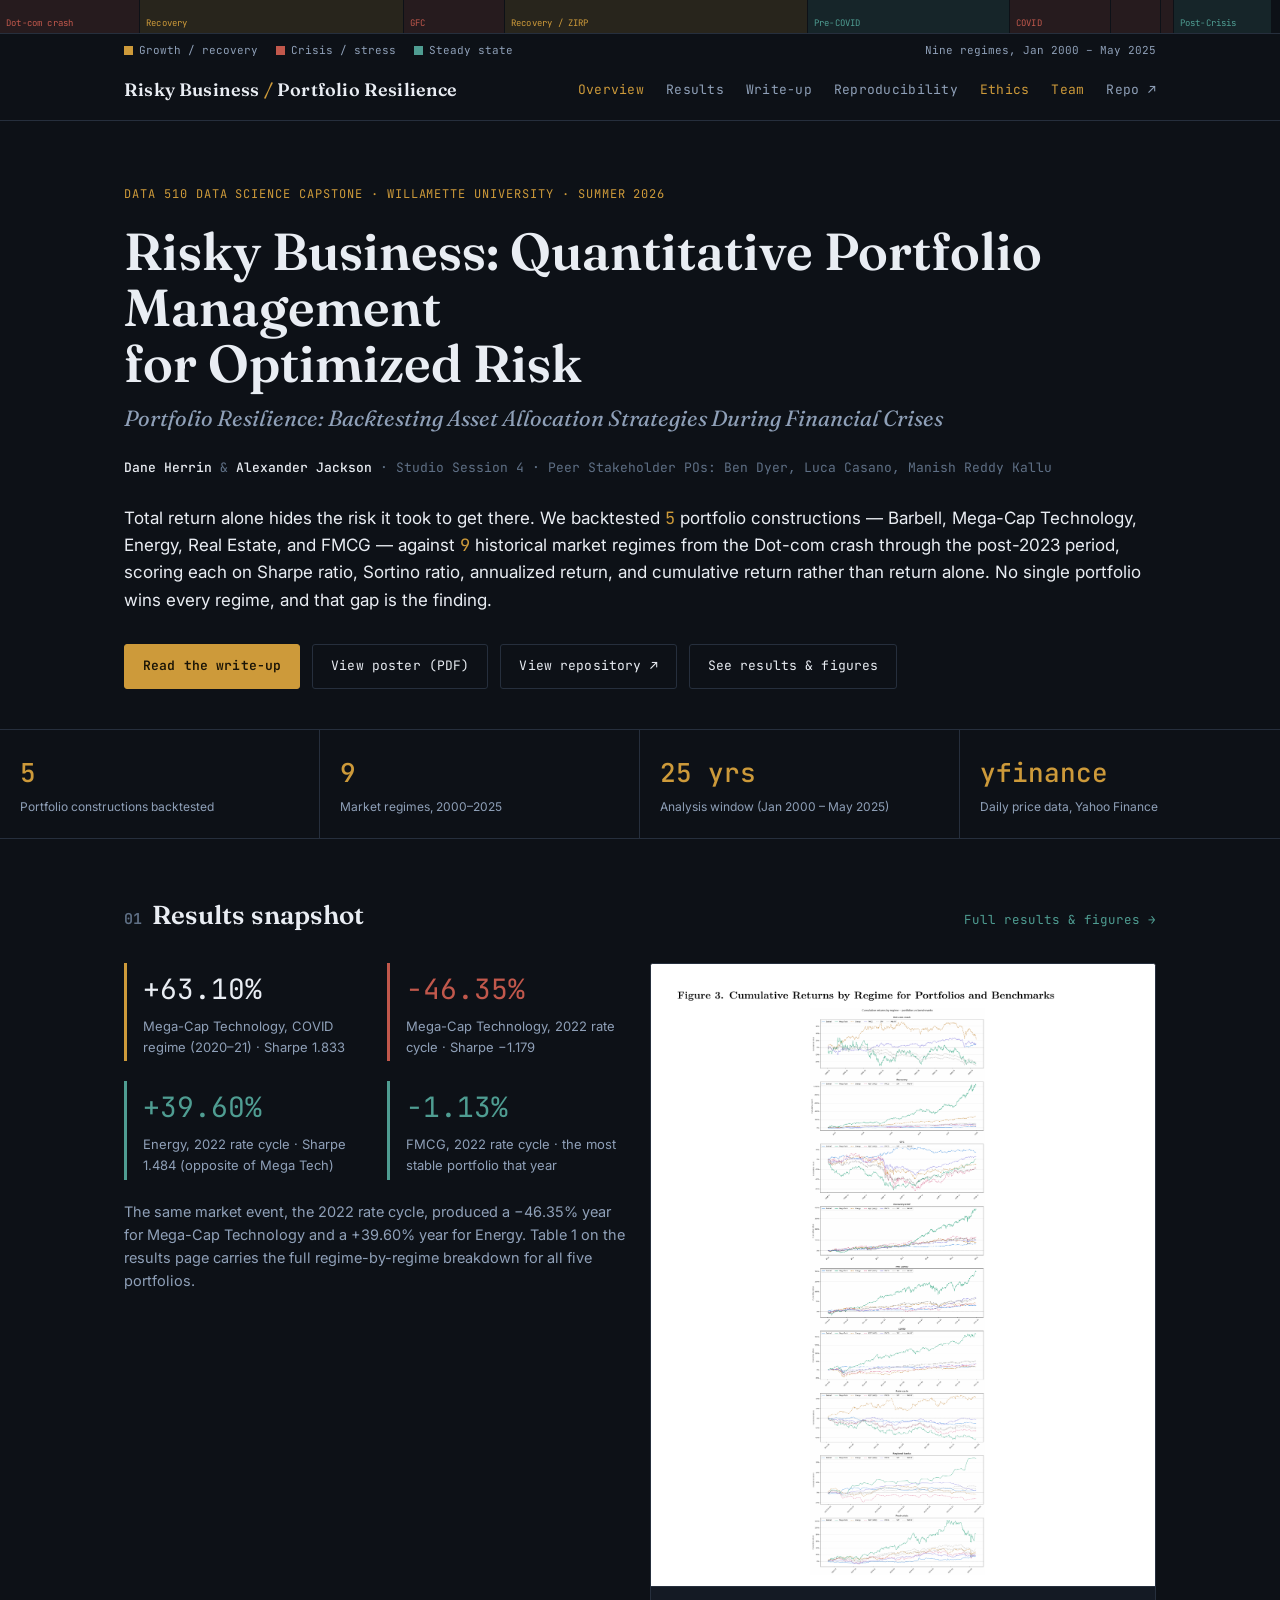
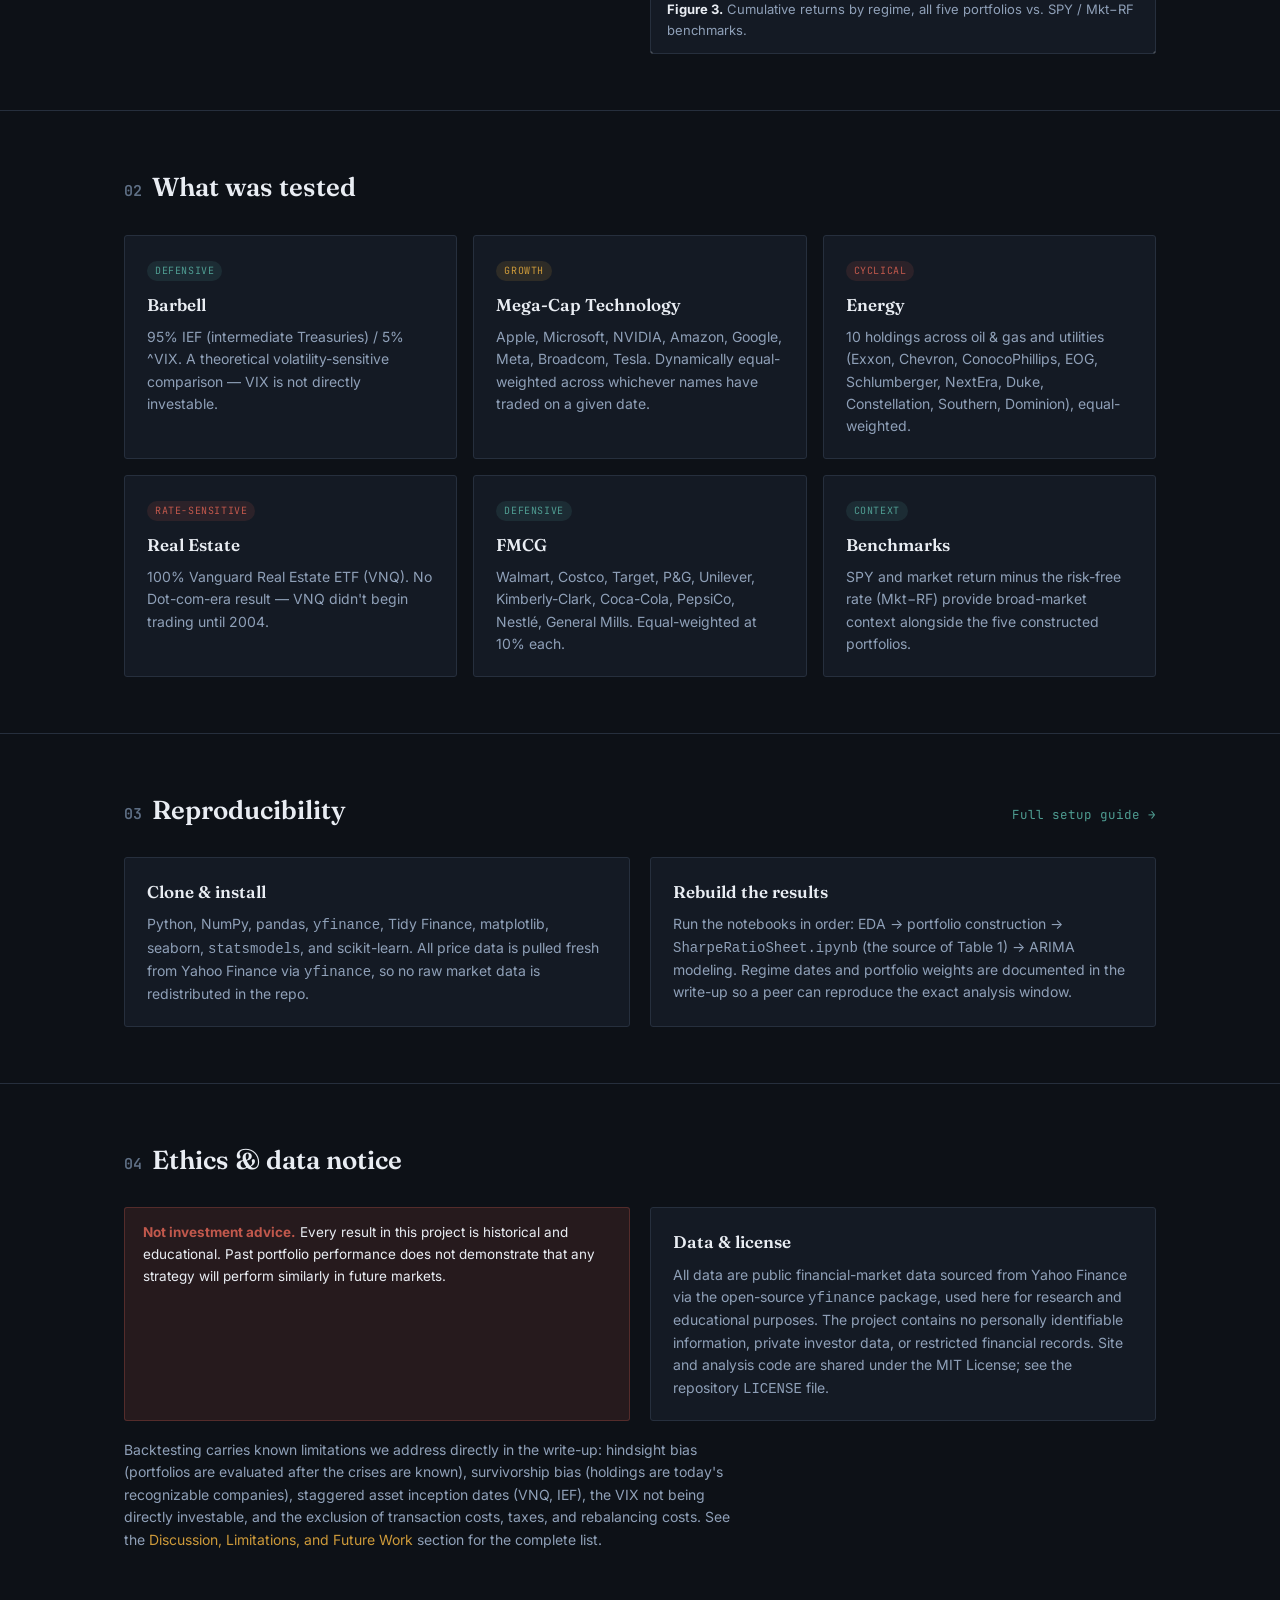
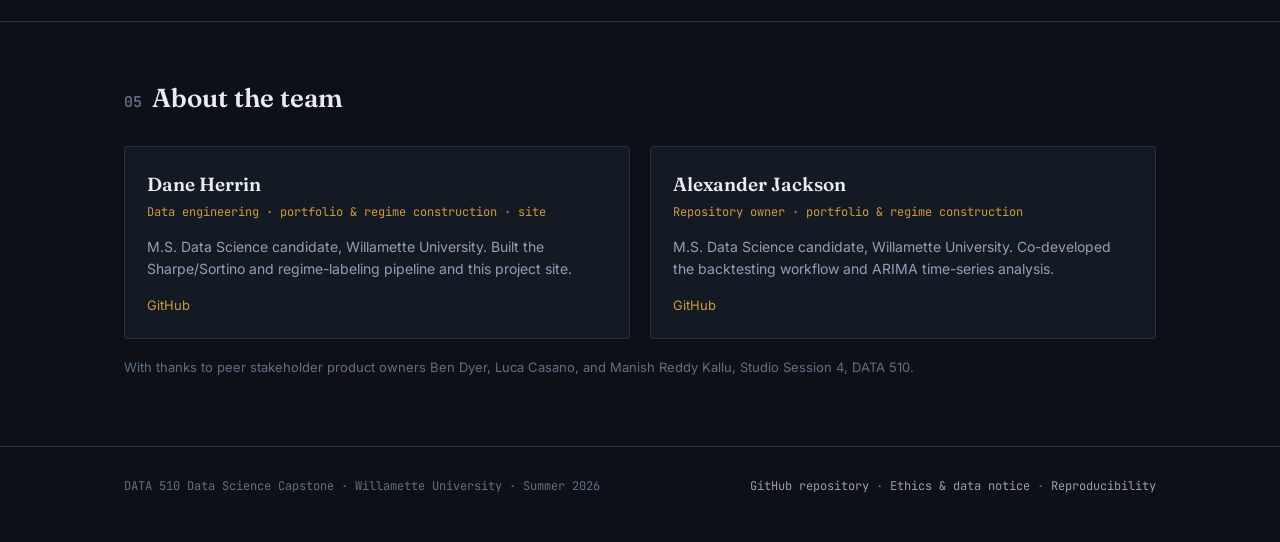
<file: docs/index.html>
<!DOCTYPE html>
<html lang="en">
<head>
<meta charset="UTF-8">
<meta name="viewport" content="width=device-width, initial-scale=1.0">
<title>Risky Business: Quantitative Portfolio Management for Optimized Risk</title>
<meta name="description" content="Backtesting five portfolio strategies across nine market regimes, 2000-2025. DATA 510 capstone, Willamette University.">
<link rel="preconnect" href="https://fonts.googleapis.com">
<link href="https://fonts.googleapis.com/css2?family=Fraunces:ital,wght@0,400;0,600;1,400&family=Inter:wght@400;500;600;700&family=JetBrains+Mono:wght@400;500&display=swap" rel="stylesheet">
<link rel="stylesheet" href="assets/css/style.css">
</head>
<body>
<div class="ledger"><div class="ledger-seg crisis" style="width:10.94%;" title="Dot-com crash"><span>Dot-com crash</span></div><div class="ledger-seg growth" style="width:20.62%;" title="Recovery"><span>Recovery</span></div><div class="ledger-seg crisis" style="width:7.89%;" title="GFC"><span>GFC</span></div><div class="ledger-seg growth" style="width:23.67%;" title="Recovery / ZIRP"><span>Recovery / ZIRP</span></div><div class="ledger-seg steady" style="width:15.78%;" title="Pre-COVID"><span>Pre-COVID</span></div><div class="ledger-seg crisis" style="width:7.89%;" title="COVID"><span>COVID</span></div><div class="ledger-seg crisis" style="width:3.93%;" title="2022 Rate Cycle"></div><div class="ledger-seg crisis" style="width:0.98%;" title="Regional Banking Stress"></div><div class="ledger-seg steady" style="width:7.57%;" title="Post-Crisis"><span>Post-Crisis</span></div></div><div class="wrap"><div class="ledger-key"><span><i class="dot-growth"></i>Growth / recovery</span><span><i class="dot-crisis"></i>Crisis / stress</span><span><i class="dot-steady"></i>Steady state</span><span style="margin-left:auto">Nine regimes, Jan 2000 &ndash; May 2025</span></div></div>

<header class="site">
  <div class="wrap">
    <nav class="site">
      <a class="brand" href="index.html">Risky Business <em>/</em> Portfolio Resilience</a>
      <div class="navlinks">
        <a href="index.html" class="active">Overview</a><a href="results.html">Results</a><a href="writeup.html">Write-up</a><a href="reproducibility.html">Reproducibility</a><a href="index.html#ethics" class="active">Ethics</a><a href="index.html#team" class="active">Team</a>
        <a href="https://github.com/awjackson00/data510--Quant-Back-Testing-" target="_blank" rel="noopener">Repo &#8599;</a>
      </div>
    </nav>
  </div>
</header>


<section class="hero">
  <div class="wrap">
    <div class="eyebrow">DATA 510 Data Science Capstone &middot; Willamette University &middot; Summer 2026</div>
    <h1 class="title">Risky Business: Quantitative Portfolio Management<br>for Optimized Risk</h1>
    <h2 class="subtitle">Portfolio Resilience: Backtesting Asset Allocation Strategies During Financial Crises</h2>
    <div class="byline"><strong>Dane Herrin</strong> &amp; <strong>Alexander Jackson</strong> &middot; Studio Session 4 &middot; Peer Stakeholder POs: Ben Dyer, Luca Casano, Manish Reddy Kallu</div>
    <p class="lede">
      Total return alone hides the risk it took to get there. We backtested <span class="num">5</span> portfolio
      constructions &mdash; Barbell, Mega-Cap Technology, Energy, Real Estate, and FMCG &mdash; against
      <span class="num">9</span> historical market regimes from the Dot-com crash through the post-2023 period,
      scoring each on Sharpe ratio, Sortino ratio, annualized return, and cumulative return rather than return alone.
      No single portfolio wins every regime, and that gap is the finding.
    </p>
    <div class="cta-row">
      <a class="btn primary" href="writeup.html">Read the write-up</a>
      <a class="btn" href="assets/poster.pdf" target="_blank" rel="noopener">View poster (PDF)</a>
      <a class="btn" href="https://github.com/awjackson00/data510--Quant-Back-Testing-" target="_blank" rel="noopener">View repository &#8599;</a>
      <a class="btn" href="results.html">See results &amp; figures</a>
    </div>
  </div>
</section>

<div class="stats">
  <div class="wrap" style="display:contents">
    <div class="stat"><div class="n">5</div><div class="l">Portfolio constructions backtested</div></div>
    <div class="stat"><div class="n">9</div><div class="l">Market regimes, 2000&ndash;2025</div></div>
    <div class="stat"><div class="n">25 yrs</div><div class="l">Analysis window (Jan 2000 &ndash; May 2025)</div></div>
    <div class="stat"><div class="n">yfinance</div><div class="l">Daily price data, Yahoo Finance</div></div>
  </div>
</div>

<section class="block" id="results-snapshot">
  <div class="wrap">
    <div class="block-head">
      <h2 class="h"><span class="no">01</span>Results snapshot</h2>
      <div class="block-link"><a href="results.html">Full results &amp; figures &rarr;</a></div>
    </div>
    <div class="grid-2">
      <div>
        <div class="grid-2" style="margin-bottom:20px">
          <div class="callout">
            <div class="figure">+63.10%</div>
            <div class="cap">Mega-Cap Technology, COVID regime (2020&ndash;21) &middot; Sharpe 1.833</div>
          </div>
          <div class="callout rose">
            <div class="figure">&minus;46.35%</div>
            <div class="cap">Mega-Cap Technology, 2022 rate cycle &middot; Sharpe &minus;1.179</div>
          </div>
          <div class="callout teal">
            <div class="figure">+39.60%</div>
            <div class="cap">Energy, 2022 rate cycle &middot; Sharpe 1.484 (opposite of Mega Tech)</div>
          </div>
          <div class="callout teal">
            <div class="figure">&minus;1.13%</div>
            <div class="cap">FMCG, 2022 rate cycle &middot; the most stable portfolio that year</div>
          </div>
        </div>
        <p style="color:var(--muted); font-size:14.5px;">
          The same market event, the 2022 rate cycle, produced a &minus;46.35% year for Mega-Cap Technology
          and a +39.60% year for Energy. Table&nbsp;1 on the results page carries the full regime-by-regime
          breakdown for all five portfolios.
        </p>
      </div>
      <figure class="fig">
        <img src="assets/figures/figure3.png" alt="Figure 3. Cumulative returns by regime for the five portfolios and benchmarks">
        <figcaption><strong>Figure 3.</strong> Cumulative returns by regime, all five portfolios vs. SPY / Mkt&minus;RF benchmarks.</figcaption>
      </figure>
    </div>
  </div>
</section>

<section class="block" id="portfolios">
  <div class="wrap">
    <div class="block-head"><h2 class="h"><span class="no">02</span>What was tested</h2></div>
    <div class="grid-3">
      <div class="card">
        <span class="tag steady">Defensive</span>
        <h3>Barbell</h3>
        <p>95% IEF (intermediate Treasuries) / 5% ^VIX. A theoretical volatility-sensitive comparison &mdash; VIX is not directly investable.</p>
      </div>
      <div class="card">
        <span class="tag growth">Growth</span>
        <h3>Mega-Cap Technology</h3>
        <p>Apple, Microsoft, NVIDIA, Amazon, Google, Meta, Broadcom, Tesla. Dynamically equal-weighted across whichever names have traded on a given date.</p>
      </div>
      <div class="card">
        <span class="tag crisis">Cyclical</span>
        <h3>Energy</h3>
        <p>10 holdings across oil &amp; gas and utilities (Exxon, Chevron, ConocoPhillips, EOG, Schlumberger, NextEra, Duke, Constellation, Southern, Dominion), equal-weighted.</p>
      </div>
      <div class="card">
        <span class="tag crisis">Rate-sensitive</span>
        <h3>Real Estate</h3>
        <p>100% Vanguard Real Estate ETF (VNQ). No Dot-com-era result &mdash; VNQ didn't begin trading until 2004.</p>
      </div>
      <div class="card">
        <span class="tag steady">Defensive</span>
        <h3>FMCG</h3>
        <p>Walmart, Costco, Target, P&amp;G, Unilever, Kimberly-Clark, Coca-Cola, PepsiCo, Nestl&eacute;, General Mills. Equal-weighted at 10% each.</p>
      </div>
      <div class="card">
        <span class="tag steady">Context</span>
        <h3>Benchmarks</h3>
        <p>SPY and market return minus the risk-free rate (Mkt&minus;RF) provide broad-market context alongside the five constructed portfolios.</p>
      </div>
    </div>
  </div>
</section>

<section class="block" id="reproducibility">
  <div class="wrap">
    <div class="block-head">
      <h2 class="h"><span class="no">03</span>Reproducibility</h2>
      <div class="block-link"><a href="reproducibility.html">Full setup guide &rarr;</a></div>
    </div>
    <div class="grid-2">
      <div class="card">
        <h3>Clone &amp; install</h3>
        <p>Python, NumPy, pandas, <code>yfinance</code>, Tidy Finance, matplotlib, seaborn, <code>statsmodels</code>, and scikit-learn. All price data is pulled fresh from Yahoo Finance via <code>yfinance</code>, so no raw market data is redistributed in the repo.</p>
      </div>
      <div class="card">
        <h3>Rebuild the results</h3>
        <p>Run the notebooks in order: EDA &rarr; portfolio construction &rarr; <code>SharpeRatioSheet.ipynb</code> (the source of Table&nbsp;1) &rarr; ARIMA modeling. Regime dates and portfolio weights are documented in the write-up so a peer can reproduce the exact analysis window.</p>
      </div>
    </div>
  </div>
</section>

<section class="block" id="ethics">
  <div class="wrap">
    <div class="block-head"><h2 class="h"><span class="no">04</span>Ethics &amp; data notice</h2></div>
    <div class="grid-2">
      <div class="notice">
        <strong>Not investment advice.</strong> Every result in this project is historical and educational.
        Past portfolio performance does not demonstrate that any strategy will perform similarly in future markets.
      </div>
      <div class="card">
        <h3>Data &amp; license</h3>
        <p>
          All data are public financial-market data sourced from Yahoo Finance via the open-source
          <code>yfinance</code> package, used here for research and educational purposes. The project contains
          no personally identifiable information, private investor data, or restricted financial records.
          Site and analysis code are shared under the MIT License; see the repository <code>LICENSE</code> file.
        </p>
      </div>
    </div>
    <p style="color:var(--muted); font-size:14px; margin-top:18px; max-width:70ch;">
      Backtesting carries known limitations we address directly in the write-up: hindsight bias (portfolios are
      evaluated after the crises are known), survivorship bias (holdings are today's recognizable companies),
      staggered asset inception dates (VNQ, IEF), the VIX not being directly investable, and the exclusion of
      transaction costs, taxes, and rebalancing costs. See the
      <a href="writeup.html#discussion-limitations-and-future-work">Discussion, Limitations, and Future Work</a> section for the complete list.
    </p>
  </div>
</section>

<section class="block" id="team">
  <div class="wrap">
    <div class="block-head"><h2 class="h"><span class="no">05</span>About the team</h2></div>
    <div class="people">
      <div class="person">
        <div class="name">Dane Herrin</div>
        <div class="role">Data engineering &middot; portfolio &amp; regime construction &middot; site</div>
        <p style="color:var(--muted); font-size:14px;">M.S. Data Science candidate, Willamette University. Built the Sharpe/Sortino and regime-labeling pipeline and this project site.</p>
        <div class="links">
          <a href="https://github.com/DaneHerrin" target="_blank" rel="noopener">GitHub</a>
        </div>
      </div>
      <div class="person">
        <div class="name">Alexander Jackson</div>
        <div class="role">Repository owner &middot; portfolio &amp; regime construction</div>
        <p style="color:var(--muted); font-size:14px;">M.S. Data Science candidate, Willamette University. Co-developed the backtesting workflow and ARIMA time-series analysis.</p>
        <div class="links">
          <a href="https://github.com/awjackson00" target="_blank" rel="noopener">GitHub</a>
        </div>
      </div>
    </div>
    <p style="color:var(--muted-2); font-size:13px; margin-top:18px;">
      With thanks to peer stakeholder product owners Ben Dyer, Luca Casano, and Manish Reddy Kallu, Studio Session 4, DATA 510.
    </p>
  </div>
</section>

<footer class="site">
  <div class="wrap">
    <div class="foot-row">
      <span>DATA 510 Data Science Capstone &middot; Willamette University &middot; Summer 2026</span>
      <span>
        <a href="https://github.com/awjackson00/data510--Quant-Back-Testing-" target="_blank" rel="noopener">GitHub repository</a> &middot;
        <a href="index.html#ethics">Ethics &amp; data notice</a> &middot;
        <a href="reproducibility.html">Reproducibility</a>
      </span>
    </div>
  </div>
</footer>
</body>
</html>
</file>
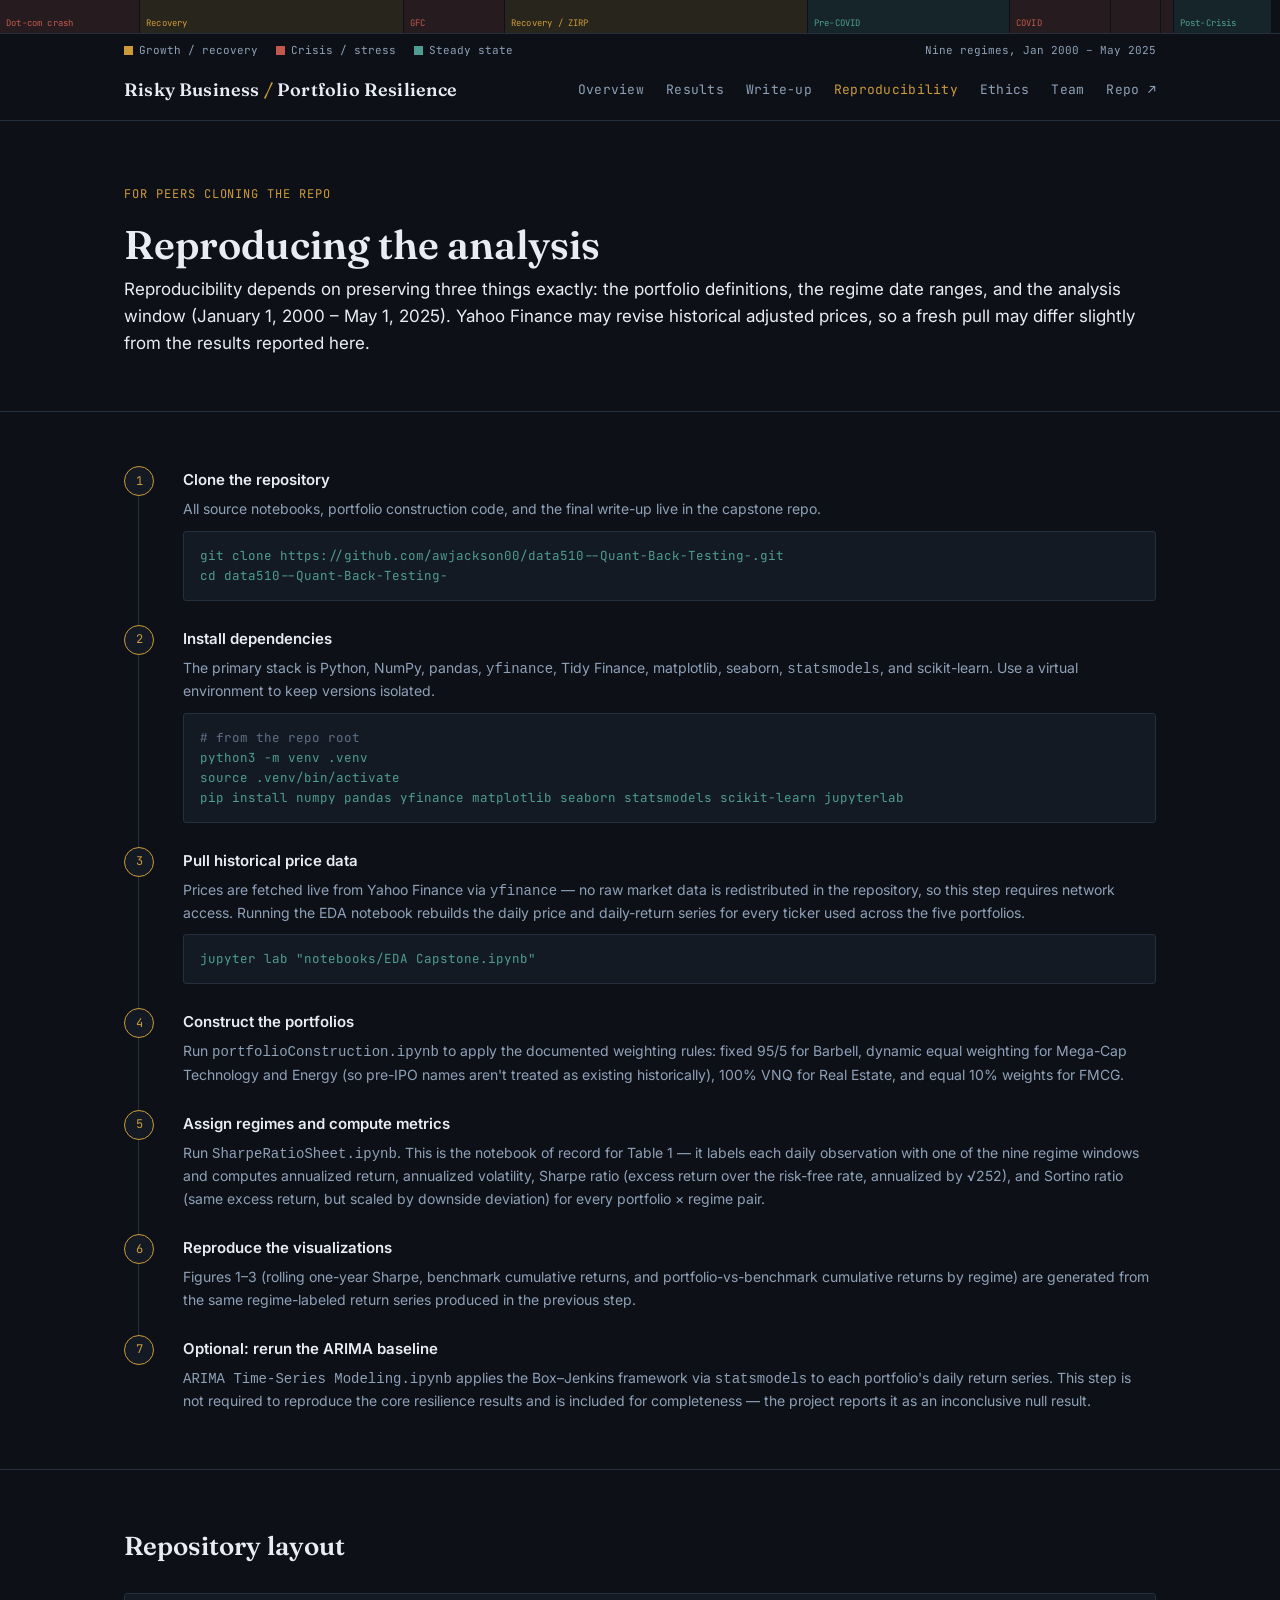
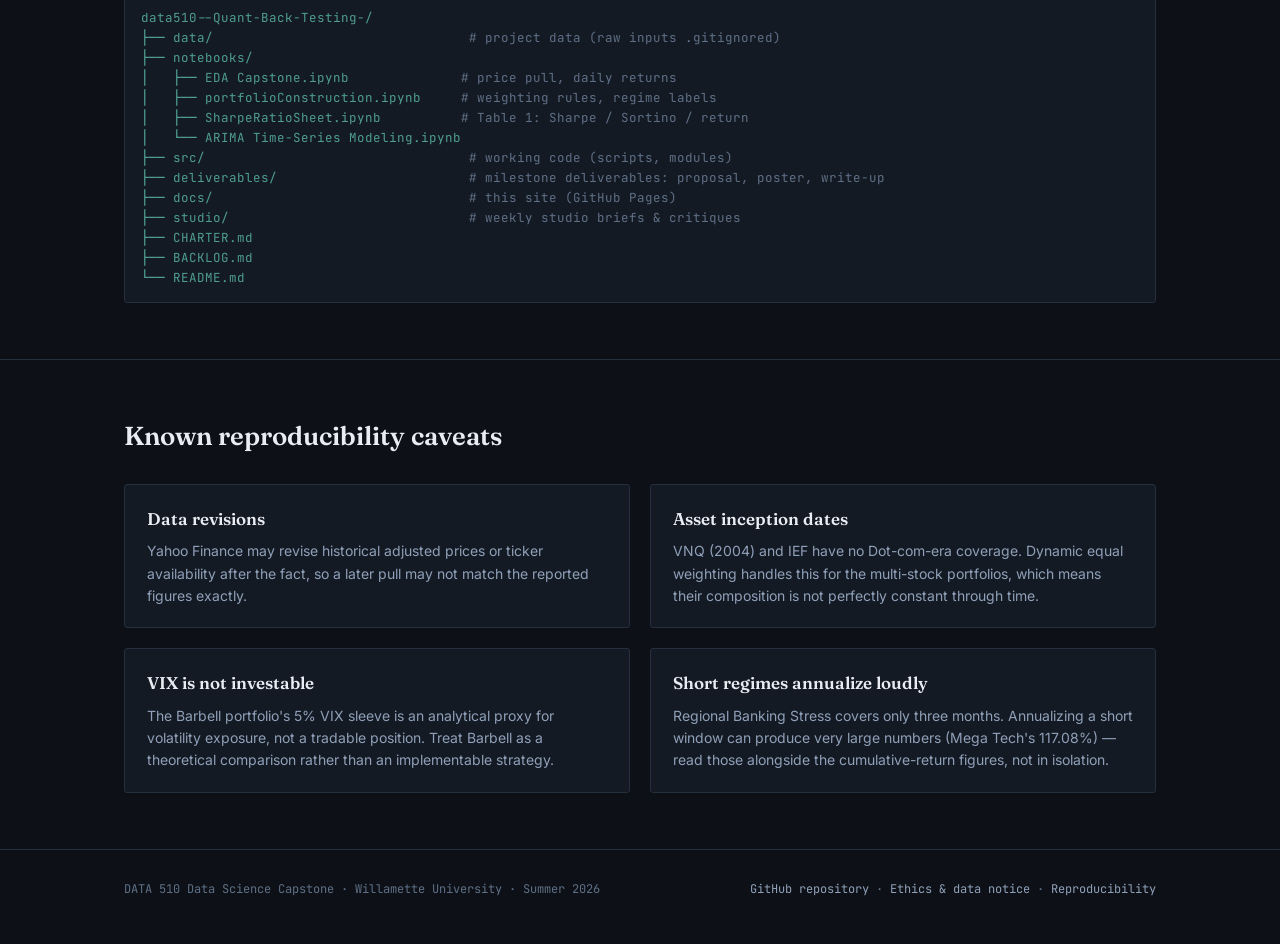
<file: docs/reproducibility.html>
<!DOCTYPE html>
<html lang="en">
<head>
<meta charset="UTF-8">
<meta name="viewport" content="width=device-width, initial-scale=1.0">
<title>Reproducibility — Risky Business</title>
<meta name="description" content="Clone, install, and reproduce the Portfolio Resilience backtesting results.">
<link rel="preconnect" href="https://fonts.googleapis.com">
<link href="https://fonts.googleapis.com/css2?family=Fraunces:ital,wght@0,400;0,600;1,400&family=Inter:wght@400;500;600;700&family=JetBrains+Mono:wght@400;500&display=swap" rel="stylesheet">
<link rel="stylesheet" href="assets/css/style.css">
</head>
<body>
<div class="ledger"><div class="ledger-seg crisis" style="width:10.94%;" title="Dot-com crash"><span>Dot-com crash</span></div><div class="ledger-seg growth" style="width:20.62%;" title="Recovery"><span>Recovery</span></div><div class="ledger-seg crisis" style="width:7.89%;" title="GFC"><span>GFC</span></div><div class="ledger-seg growth" style="width:23.67%;" title="Recovery / ZIRP"><span>Recovery / ZIRP</span></div><div class="ledger-seg steady" style="width:15.78%;" title="Pre-COVID"><span>Pre-COVID</span></div><div class="ledger-seg crisis" style="width:7.89%;" title="COVID"><span>COVID</span></div><div class="ledger-seg crisis" style="width:3.93%;" title="2022 Rate Cycle"></div><div class="ledger-seg crisis" style="width:0.98%;" title="Regional Banking Stress"></div><div class="ledger-seg steady" style="width:7.57%;" title="Post-Crisis"><span>Post-Crisis</span></div></div><div class="wrap"><div class="ledger-key"><span><i class="dot-growth"></i>Growth / recovery</span><span><i class="dot-crisis"></i>Crisis / stress</span><span><i class="dot-steady"></i>Steady state</span><span style="margin-left:auto">Nine regimes, Jan 2000 &ndash; May 2025</span></div></div>

<header class="site">
  <div class="wrap">
    <nav class="site">
      <a class="brand" href="index.html">Risky Business <em>/</em> Portfolio Resilience</a>
      <div class="navlinks">
        <a href="index.html">Overview</a><a href="results.html">Results</a><a href="writeup.html">Write-up</a><a href="reproducibility.html" class="active">Reproducibility</a><a href="index.html#ethics">Ethics</a><a href="index.html#team">Team</a>
        <a href="https://github.com/awjackson00/data510--Quant-Back-Testing-" target="_blank" rel="noopener">Repo &#8599;</a>
      </div>
    </nav>
  </div>
</header>

<section class="hero" style="padding-bottom:24px;">
  <div class="wrap">
    <div class="eyebrow">For peers cloning the repo</div>
    <h1 class="title" style="font-size:clamp(28px,4vw,40px)">Reproducing the analysis</h1>
    <p class="lede">
      Reproducibility depends on preserving three things exactly: the portfolio definitions, the regime date
      ranges, and the analysis window (January 1, 2000 &ndash; May 1, 2025). Yahoo Finance may revise historical
      adjusted prices, so a fresh pull may differ slightly from the results reported here.
    </p>
  </div>
</section>

<section class="block">
  <div class="wrap">
    <ol class="steps">
      <li>
        <h4>Clone the repository</h4>
        <p>All source notebooks, portfolio construction code, and the final write-up live in the capstone repo.</p>
        <pre class="code">git clone https://github.com/awjackson00/data510--Quant-Back-Testing-.git
cd data510--Quant-Back-Testing-</pre>
      </li>
      <li>
        <h4>Install dependencies</h4>
        <p>The primary stack is Python, NumPy, pandas, <code>yfinance</code>, Tidy Finance, matplotlib, seaborn,
        <code>statsmodels</code>, and scikit-learn. Use a virtual environment to keep versions isolated.</p>
        <pre class="code"><span class="c"># from the repo root</span>
python3 -m venv .venv
source .venv/bin/activate
pip install numpy pandas yfinance matplotlib seaborn statsmodels scikit-learn jupyterlab</pre>
      </li>
      <li>
        <h4>Pull historical price data</h4>
        <p>Prices are fetched live from Yahoo Finance via <code>yfinance</code> &mdash; no raw market data is
        redistributed in the repository, so this step requires network access. Running the EDA notebook rebuilds
        the daily price and daily-return series for every ticker used across the five portfolios.</p>
        <pre class="code">jupyter lab "notebooks/EDA Capstone.ipynb"</pre>
      </li>
      <li>
        <h4>Construct the portfolios</h4>
        <p>Run <code>portfolioConstruction.ipynb</code> to apply the documented weighting rules: fixed 95/5 for
        Barbell, dynamic equal weighting for Mega-Cap Technology and Energy (so pre-IPO names aren't treated as
        existing historically), 100% VNQ for Real Estate, and equal 10% weights for FMCG.</p>
      </li>
      <li>
        <h4>Assign regimes and compute metrics</h4>
        <p>Run <code>SharpeRatioSheet.ipynb</code>. This is the notebook of record for Table 1 &mdash; it labels
        each daily observation with one of the nine regime windows and computes annualized return, annualized
        volatility, Sharpe ratio (excess return over the risk-free rate, annualized by &radic;252), and Sortino
        ratio (same excess return, but scaled by downside deviation) for every portfolio &times; regime pair.</p>
      </li>
      <li>
        <h4>Reproduce the visualizations</h4>
        <p>Figures 1&ndash;3 (rolling one-year Sharpe, benchmark cumulative returns, and portfolio-vs-benchmark
        cumulative returns by regime) are generated from the same regime-labeled return series produced in the
        previous step.</p>
      </li>
      <li>
        <h4>Optional: rerun the ARIMA baseline</h4>
        <p><code>ARIMA Time-Series Modeling.ipynb</code> applies the Box&ndash;Jenkins framework via
        <code>statsmodels</code> to each portfolio's daily return series. This step is not required to reproduce
        the core resilience results and is included for completeness &mdash; the project reports it as an
        inconclusive null result.</p>
      </li>
    </ol>
  </div>
</section>

<section class="block">
  <div class="wrap">
    <div class="block-head"><h2 class="h">Repository layout</h2></div>
    <pre class="code">data510--Quant-Back-Testing-/
├── data/                                <span class="c"># project data (raw inputs .gitignored)</span>
├── notebooks/
│   ├── EDA Capstone.ipynb              <span class="c"># price pull, daily returns</span>
│   ├── portfolioConstruction.ipynb     <span class="c"># weighting rules, regime labels</span>
│   ├── SharpeRatioSheet.ipynb          <span class="c"># Table 1: Sharpe / Sortino / return</span>
│   └── ARIMA Time-Series Modeling.ipynb
├── src/                                 <span class="c"># working code (scripts, modules)</span>
├── deliverables/                        <span class="c"># milestone deliverables: proposal, poster, write-up</span>
├── docs/                                <span class="c"># this site (GitHub Pages)</span>
├── studio/                              <span class="c"># weekly studio briefs &amp; critiques</span>
├── CHARTER.md
├── BACKLOG.md
└── README.md</pre>
  </div>
</section>

<section class="block">
  <div class="wrap">
    <div class="block-head"><h2 class="h">Known reproducibility caveats</h2></div>
    <div class="grid-2">
      <div class="card">
        <h3>Data revisions</h3>
        <p>Yahoo Finance may revise historical adjusted prices or ticker availability after the fact, so a later
        pull may not match the reported figures exactly.</p>
      </div>
      <div class="card">
        <h3>Asset inception dates</h3>
        <p>VNQ (2004) and IEF have no Dot-com-era coverage. Dynamic equal weighting handles this for the
        multi-stock portfolios, which means their composition is not perfectly constant through time.</p>
      </div>
      <div class="card">
        <h3>VIX is not investable</h3>
        <p>The Barbell portfolio's 5% VIX sleeve is an analytical proxy for volatility exposure, not a tradable
        position. Treat Barbell as a theoretical comparison rather than an implementable strategy.</p>
      </div>
      <div class="card">
        <h3>Short regimes annualize loudly</h3>
        <p>Regional Banking Stress covers only three months. Annualizing a short window can produce very large
        numbers (Mega Tech's 117.08%) &mdash; read those alongside the cumulative-return figures, not in isolation.</p>
      </div>
    </div>
  </div>
</section>

<footer class="site">
  <div class="wrap">
    <div class="foot-row">
      <span>DATA 510 Data Science Capstone &middot; Willamette University &middot; Summer 2026</span>
      <span>
        <a href="https://github.com/awjackson00/data510--Quant-Back-Testing-" target="_blank" rel="noopener">GitHub repository</a> &middot;
        <a href="index.html#ethics">Ethics &amp; data notice</a> &middot;
        <a href="reproducibility.html">Reproducibility</a>
      </span>
    </div>
  </div>
</footer>
</body>
</html>
</file>
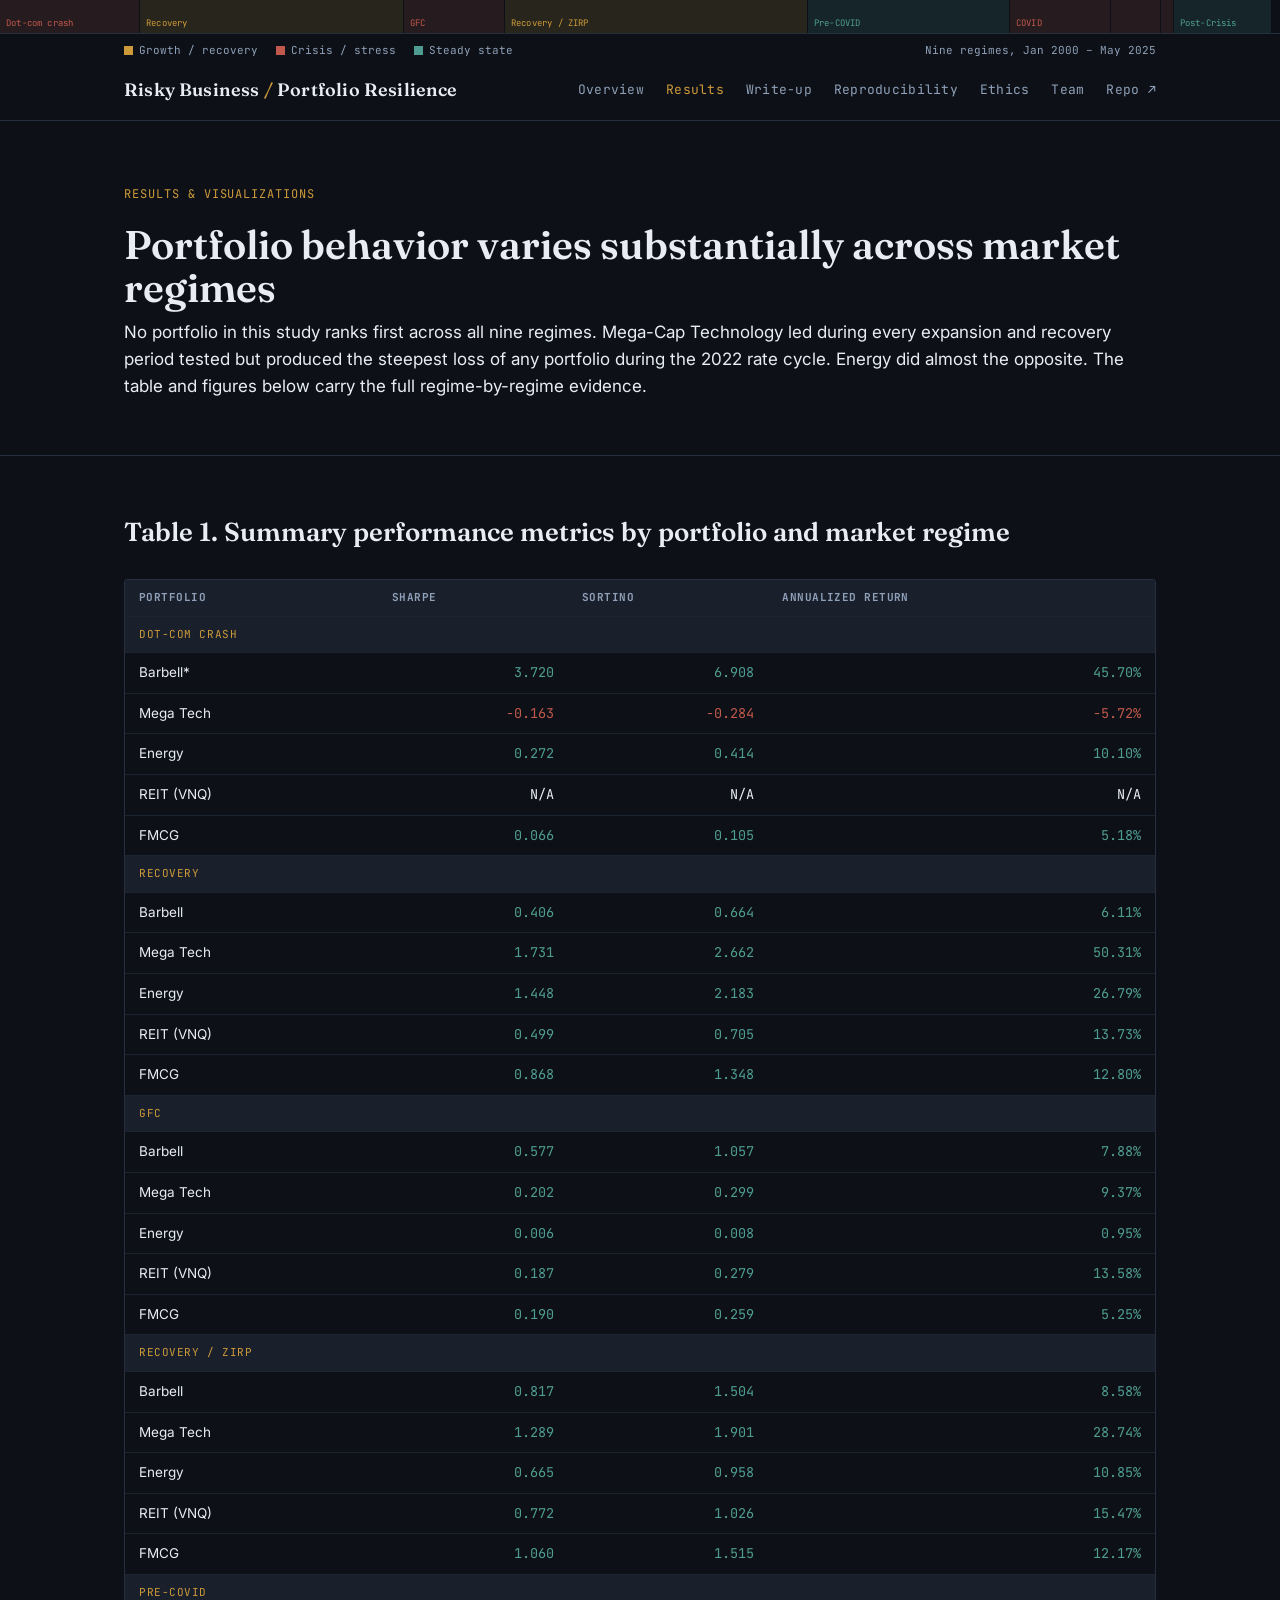
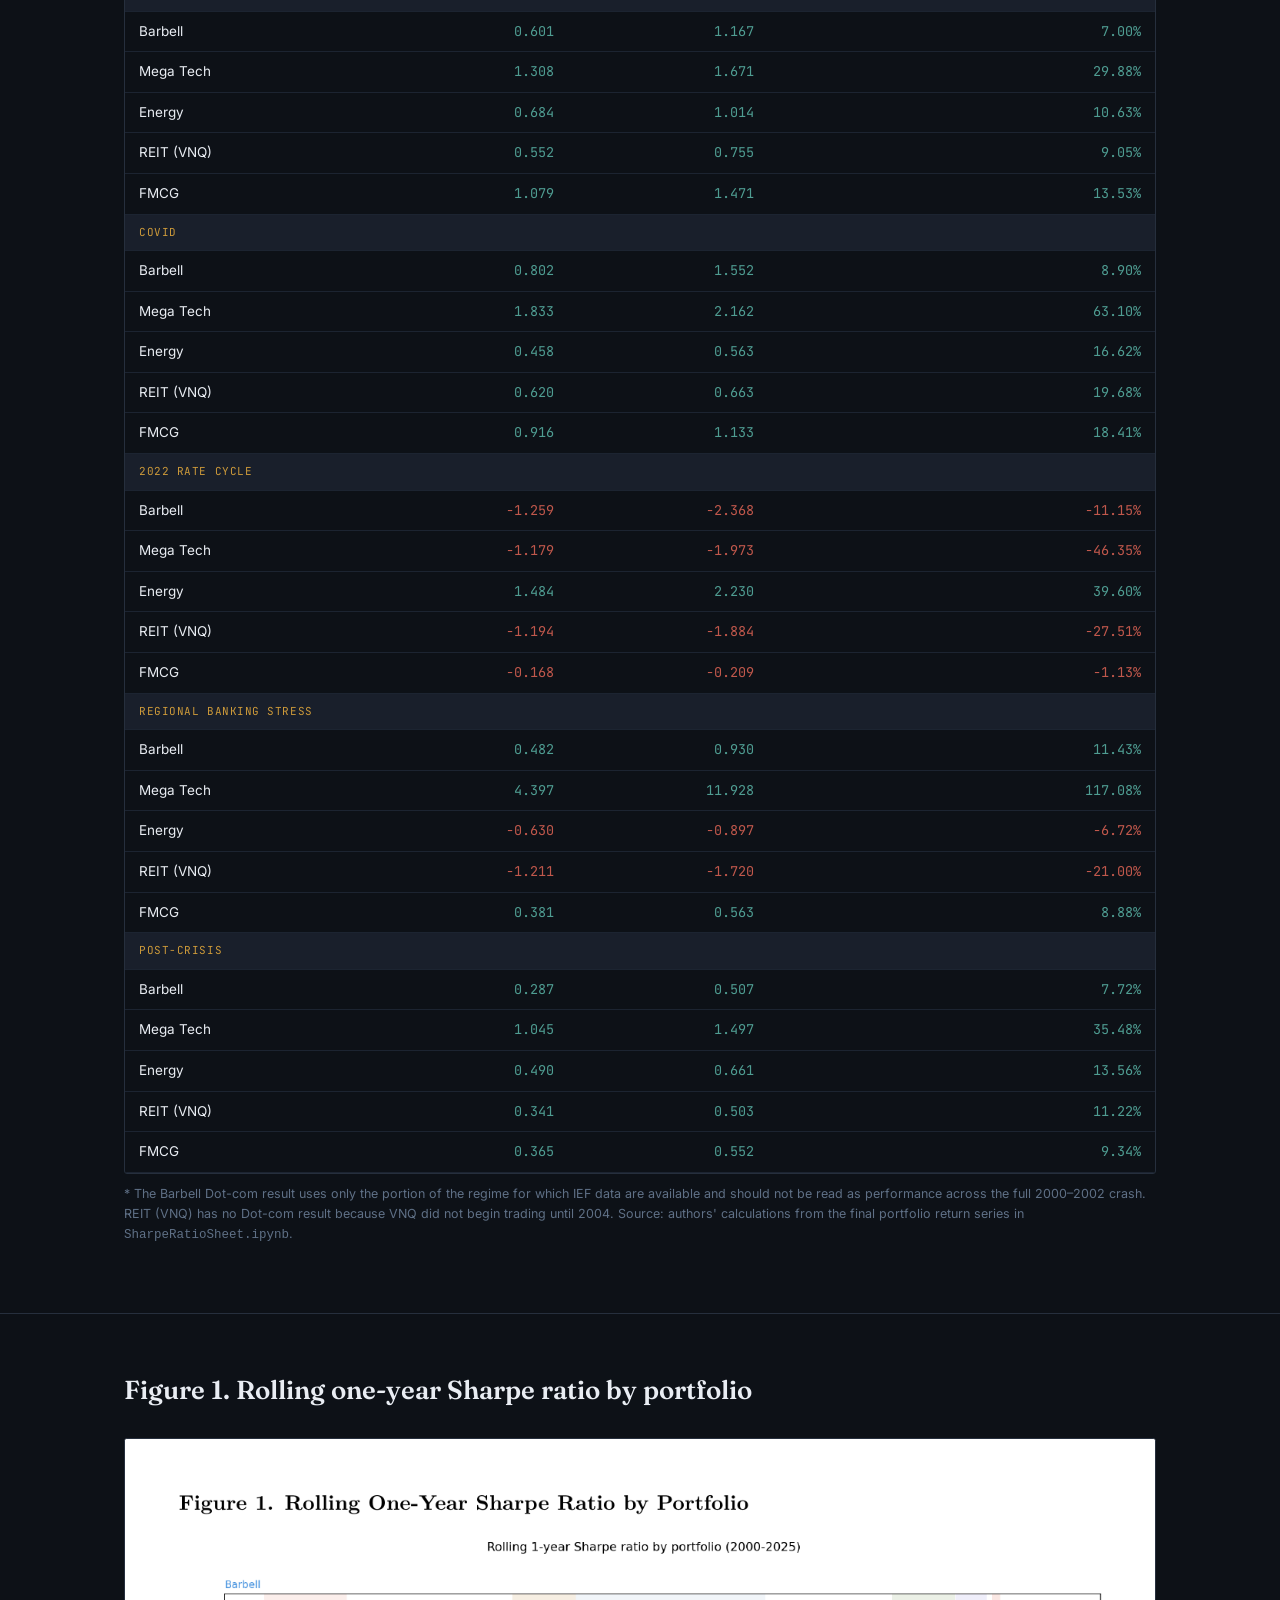
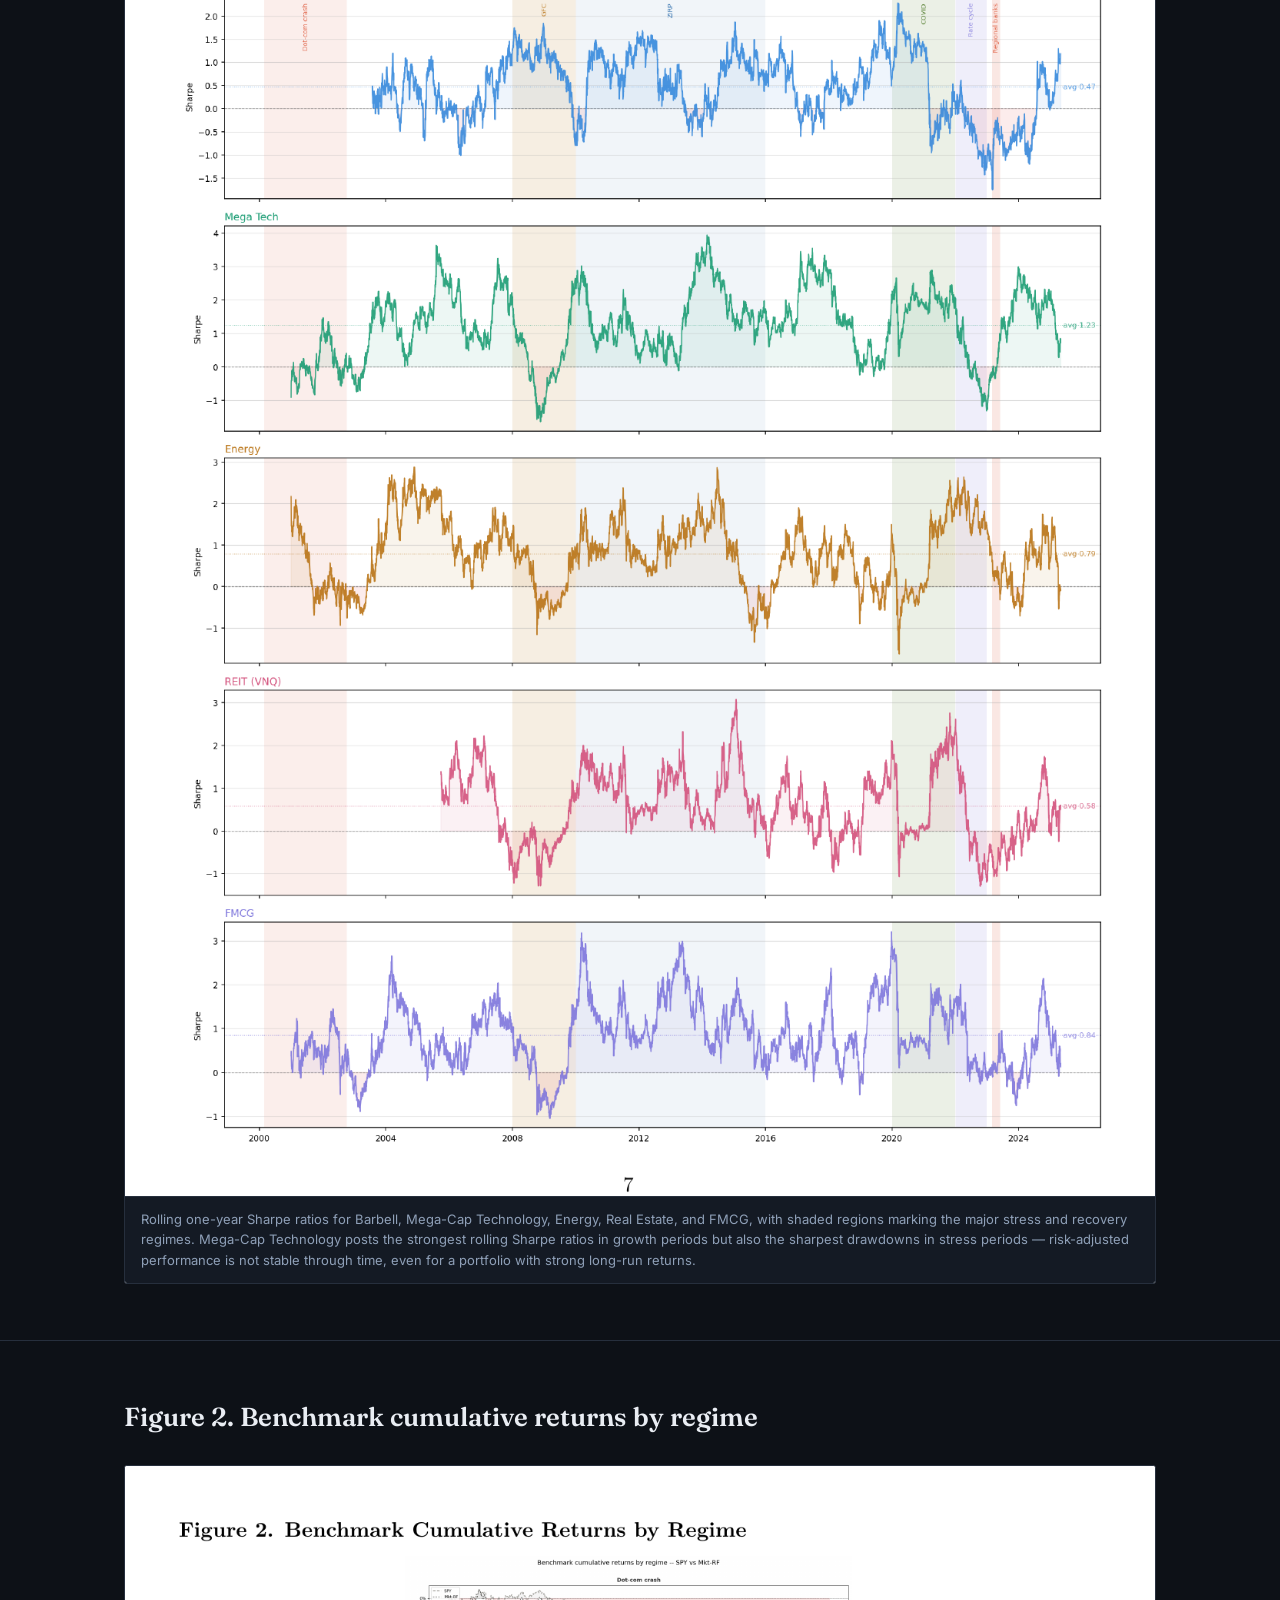
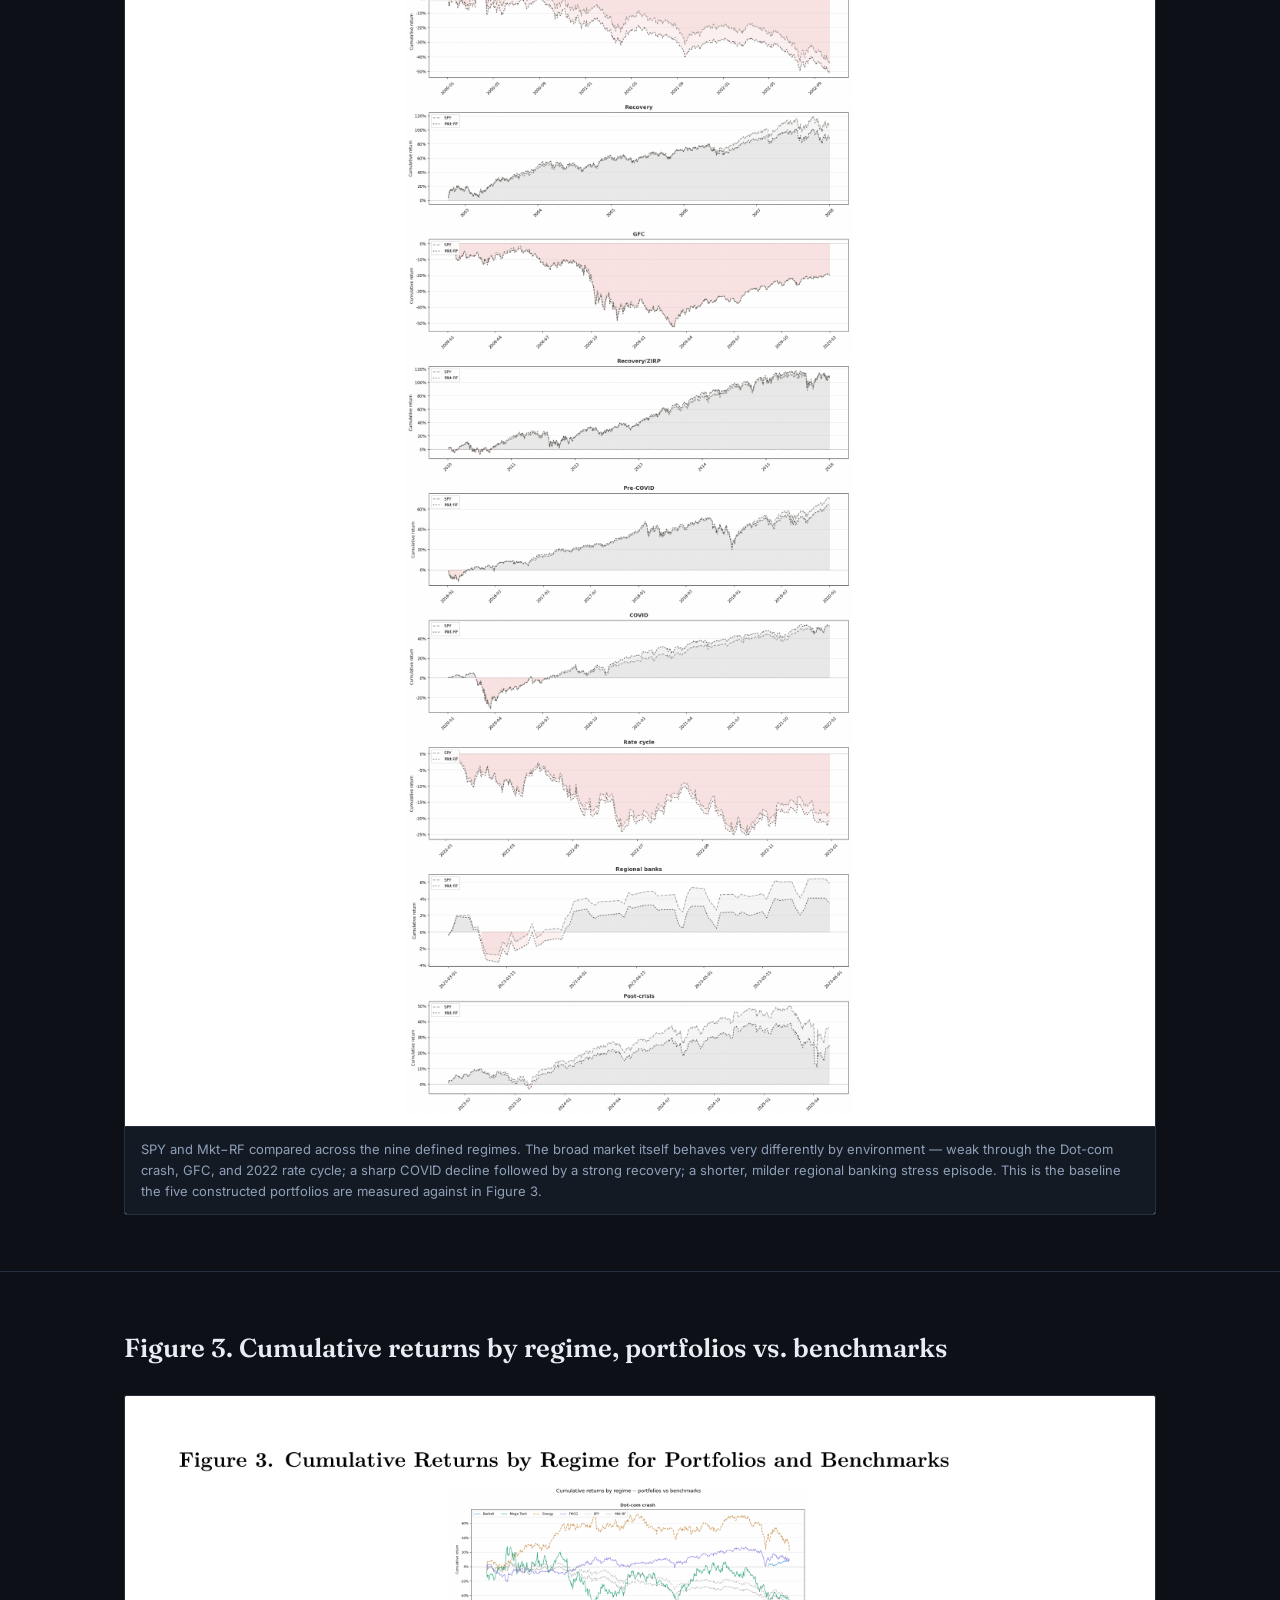
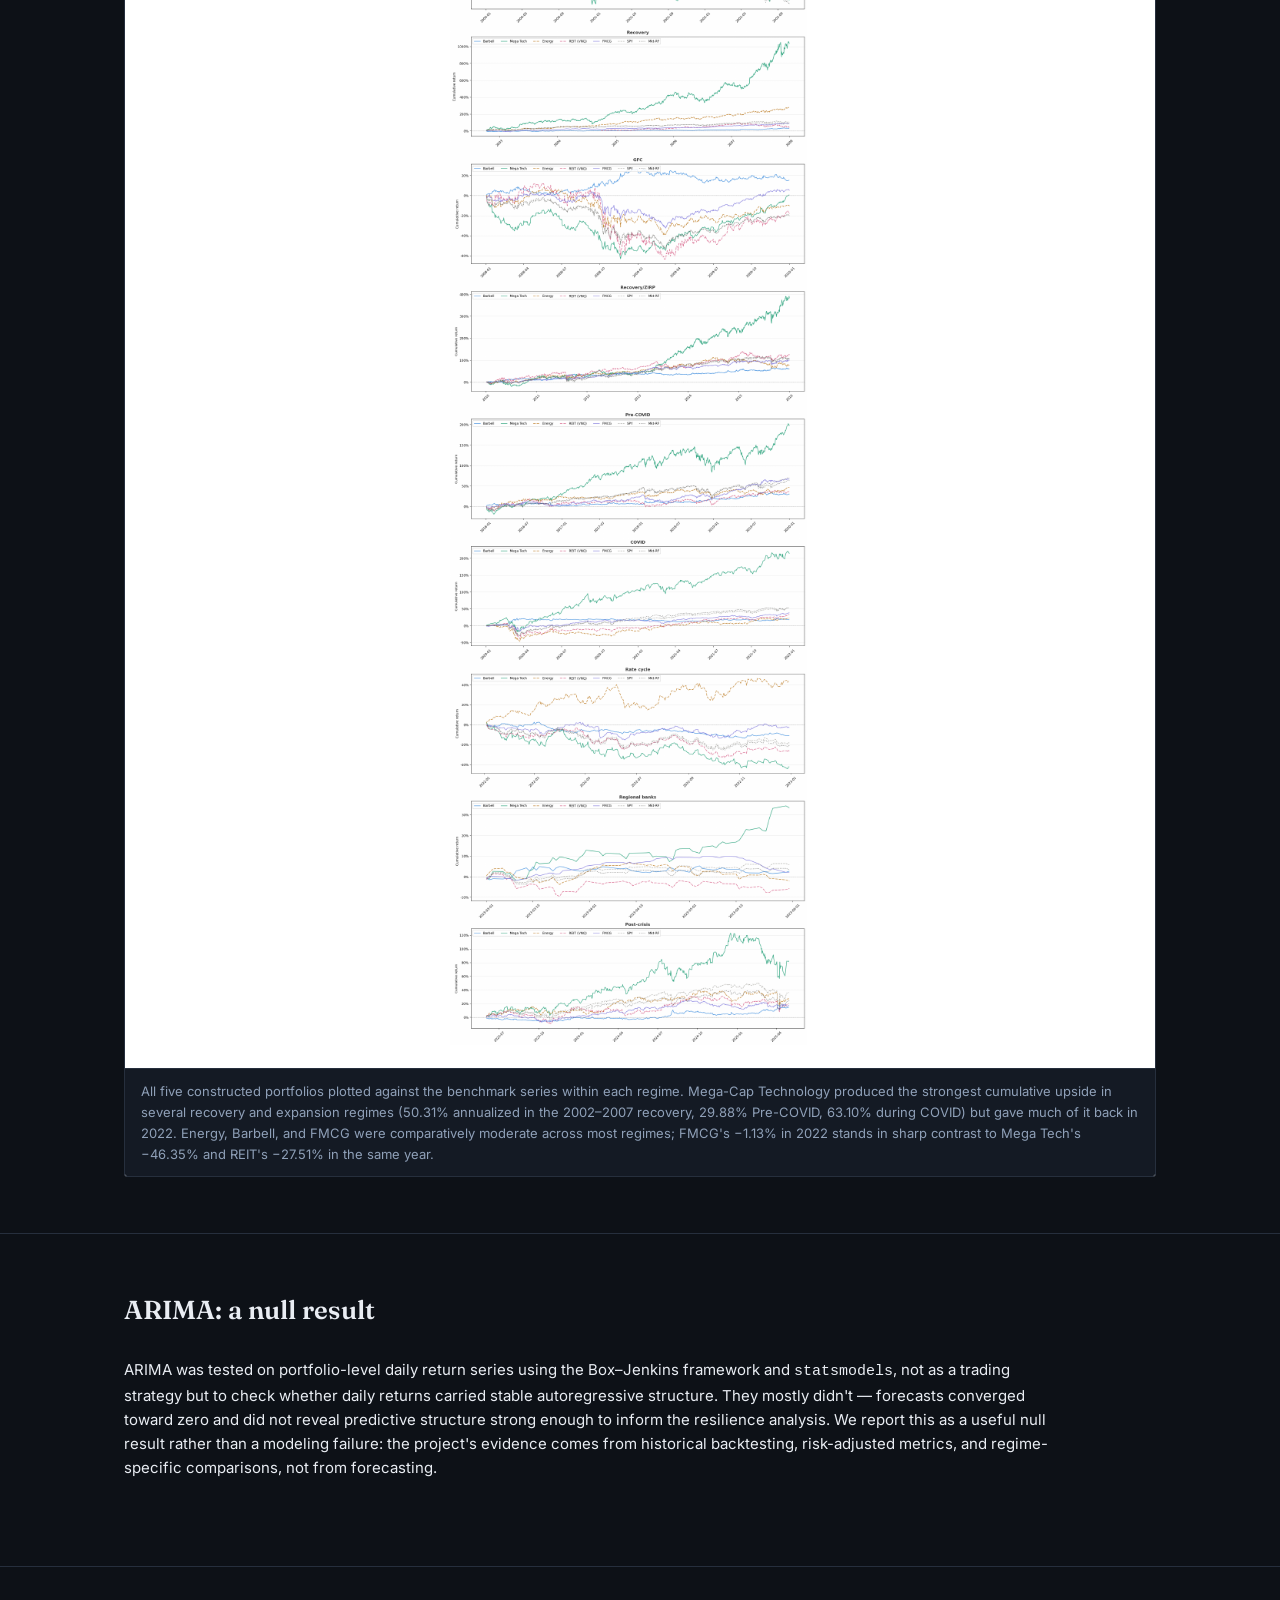
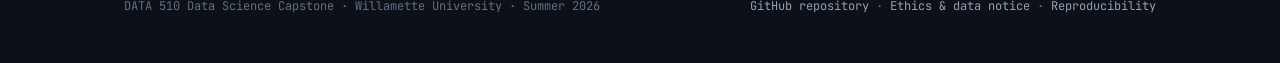
<file: docs/results.html>
<!DOCTYPE html>
<html lang="en">
<head>
<meta charset="UTF-8">
<meta name="viewport" content="width=device-width, initial-scale=1.0">
<title>Results & Figures — Risky Business</title>
<meta name="description" content="Table 1 and Figures 1-3 from the Portfolio Resilience capstone: Sharpe, Sortino, and cumulative returns across nine market regimes.">
<link rel="preconnect" href="https://fonts.googleapis.com">
<link href="https://fonts.googleapis.com/css2?family=Fraunces:ital,wght@0,400;0,600;1,400&family=Inter:wght@400;500;600;700&family=JetBrains+Mono:wght@400;500&display=swap" rel="stylesheet">
<link rel="stylesheet" href="assets/css/style.css">
</head>
<body>
<div class="ledger"><div class="ledger-seg crisis" style="width:10.94%;" title="Dot-com crash"><span>Dot-com crash</span></div><div class="ledger-seg growth" style="width:20.62%;" title="Recovery"><span>Recovery</span></div><div class="ledger-seg crisis" style="width:7.89%;" title="GFC"><span>GFC</span></div><div class="ledger-seg growth" style="width:23.67%;" title="Recovery / ZIRP"><span>Recovery / ZIRP</span></div><div class="ledger-seg steady" style="width:15.78%;" title="Pre-COVID"><span>Pre-COVID</span></div><div class="ledger-seg crisis" style="width:7.89%;" title="COVID"><span>COVID</span></div><div class="ledger-seg crisis" style="width:3.93%;" title="2022 Rate Cycle"></div><div class="ledger-seg crisis" style="width:0.98%;" title="Regional Banking Stress"></div><div class="ledger-seg steady" style="width:7.57%;" title="Post-Crisis"><span>Post-Crisis</span></div></div><div class="wrap"><div class="ledger-key"><span><i class="dot-growth"></i>Growth / recovery</span><span><i class="dot-crisis"></i>Crisis / stress</span><span><i class="dot-steady"></i>Steady state</span><span style="margin-left:auto">Nine regimes, Jan 2000 &ndash; May 2025</span></div></div>

<header class="site">
  <div class="wrap">
    <nav class="site">
      <a class="brand" href="index.html">Risky Business <em>/</em> Portfolio Resilience</a>
      <div class="navlinks">
        <a href="index.html">Overview</a><a href="results.html" class="active">Results</a><a href="writeup.html">Write-up</a><a href="reproducibility.html">Reproducibility</a><a href="index.html#ethics">Ethics</a><a href="index.html#team">Team</a>
        <a href="https://github.com/awjackson00/data510--Quant-Back-Testing-" target="_blank" rel="noopener">Repo &#8599;</a>
      </div>
    </nav>
  </div>
</header>

<section class="hero" style="padding-bottom:24px;">
  <div class="wrap">
    <div class="eyebrow">Results &amp; visualizations</div>
    <h1 class="title" style="font-size:clamp(28px,4vw,40px)">Portfolio behavior varies substantially across market regimes</h1>
    <p class="lede">No portfolio in this study ranks first across all nine regimes. Mega-Cap Technology led during
    every expansion and recovery period tested but produced the steepest loss of any portfolio during the 2022
    rate cycle. Energy did almost the opposite. The table and figures below carry the full regime-by-regime
    evidence.</p>
  </div>
</section>

<section class="block">
  <div class="wrap">
    <div class="block-head"><h2 class="h">Table 1. Summary performance metrics by portfolio and market regime</h2></div>
    
<div class="table-wrap">
<table class="data">
<thead><tr><th>Portfolio</th><th>Sharpe</th><th>Sortino</th><th>Annualized return</th></tr></thead>
<tbody>
<tr class="section-row"><td colspan="5">Dot-com crash</td></tr><tr><td>Barbell*</td><td class="num pos">3.720</td><td class="num pos">6.908</td><td class="num pos">45.70%</td></tr><tr><td>Mega Tech</td><td class="num neg">-0.163</td><td class="num neg">-0.284</td><td class="num neg">-5.72%</td></tr><tr><td>Energy</td><td class="num pos">0.272</td><td class="num pos">0.414</td><td class="num pos">10.10%</td></tr><tr><td>REIT (VNQ)</td><td class="num ">N/A</td><td class="num ">N/A</td><td class="num ">N/A</td></tr><tr><td>FMCG</td><td class="num pos">0.066</td><td class="num pos">0.105</td><td class="num pos">5.18%</td></tr><tr class="section-row"><td colspan="5">Recovery</td></tr><tr><td>Barbell</td><td class="num pos">0.406</td><td class="num pos">0.664</td><td class="num pos">6.11%</td></tr><tr><td>Mega Tech</td><td class="num pos">1.731</td><td class="num pos">2.662</td><td class="num pos">50.31%</td></tr><tr><td>Energy</td><td class="num pos">1.448</td><td class="num pos">2.183</td><td class="num pos">26.79%</td></tr><tr><td>REIT (VNQ)</td><td class="num pos">0.499</td><td class="num pos">0.705</td><td class="num pos">13.73%</td></tr><tr><td>FMCG</td><td class="num pos">0.868</td><td class="num pos">1.348</td><td class="num pos">12.80%</td></tr><tr class="section-row"><td colspan="5">GFC</td></tr><tr><td>Barbell</td><td class="num pos">0.577</td><td class="num pos">1.057</td><td class="num pos">7.88%</td></tr><tr><td>Mega Tech</td><td class="num pos">0.202</td><td class="num pos">0.299</td><td class="num pos">9.37%</td></tr><tr><td>Energy</td><td class="num pos">0.006</td><td class="num pos">0.008</td><td class="num pos">0.95%</td></tr><tr><td>REIT (VNQ)</td><td class="num pos">0.187</td><td class="num pos">0.279</td><td class="num pos">13.58%</td></tr><tr><td>FMCG</td><td class="num pos">0.190</td><td class="num pos">0.259</td><td class="num pos">5.25%</td></tr><tr class="section-row"><td colspan="5">Recovery / ZIRP</td></tr><tr><td>Barbell</td><td class="num pos">0.817</td><td class="num pos">1.504</td><td class="num pos">8.58%</td></tr><tr><td>Mega Tech</td><td class="num pos">1.289</td><td class="num pos">1.901</td><td class="num pos">28.74%</td></tr><tr><td>Energy</td><td class="num pos">0.665</td><td class="num pos">0.958</td><td class="num pos">10.85%</td></tr><tr><td>REIT (VNQ)</td><td class="num pos">0.772</td><td class="num pos">1.026</td><td class="num pos">15.47%</td></tr><tr><td>FMCG</td><td class="num pos">1.060</td><td class="num pos">1.515</td><td class="num pos">12.17%</td></tr><tr class="section-row"><td colspan="5">Pre-COVID</td></tr><tr><td>Barbell</td><td class="num pos">0.601</td><td class="num pos">1.167</td><td class="num pos">7.00%</td></tr><tr><td>Mega Tech</td><td class="num pos">1.308</td><td class="num pos">1.671</td><td class="num pos">29.88%</td></tr><tr><td>Energy</td><td class="num pos">0.684</td><td class="num pos">1.014</td><td class="num pos">10.63%</td></tr><tr><td>REIT (VNQ)</td><td class="num pos">0.552</td><td class="num pos">0.755</td><td class="num pos">9.05%</td></tr><tr><td>FMCG</td><td class="num pos">1.079</td><td class="num pos">1.471</td><td class="num pos">13.53%</td></tr><tr class="section-row"><td colspan="5">COVID</td></tr><tr><td>Barbell</td><td class="num pos">0.802</td><td class="num pos">1.552</td><td class="num pos">8.90%</td></tr><tr><td>Mega Tech</td><td class="num pos">1.833</td><td class="num pos">2.162</td><td class="num pos">63.10%</td></tr><tr><td>Energy</td><td class="num pos">0.458</td><td class="num pos">0.563</td><td class="num pos">16.62%</td></tr><tr><td>REIT (VNQ)</td><td class="num pos">0.620</td><td class="num pos">0.663</td><td class="num pos">19.68%</td></tr><tr><td>FMCG</td><td class="num pos">0.916</td><td class="num pos">1.133</td><td class="num pos">18.41%</td></tr><tr class="section-row"><td colspan="5">2022 Rate Cycle</td></tr><tr><td>Barbell</td><td class="num neg">-1.259</td><td class="num neg">-2.368</td><td class="num neg">-11.15%</td></tr><tr><td>Mega Tech</td><td class="num neg">-1.179</td><td class="num neg">-1.973</td><td class="num neg">-46.35%</td></tr><tr><td>Energy</td><td class="num pos">1.484</td><td class="num pos">2.230</td><td class="num pos">39.60%</td></tr><tr><td>REIT (VNQ)</td><td class="num neg">-1.194</td><td class="num neg">-1.884</td><td class="num neg">-27.51%</td></tr><tr><td>FMCG</td><td class="num neg">-0.168</td><td class="num neg">-0.209</td><td class="num neg">-1.13%</td></tr><tr class="section-row"><td colspan="5">Regional Banking Stress</td></tr><tr><td>Barbell</td><td class="num pos">0.482</td><td class="num pos">0.930</td><td class="num pos">11.43%</td></tr><tr><td>Mega Tech</td><td class="num pos">4.397</td><td class="num pos">11.928</td><td class="num pos">117.08%</td></tr><tr><td>Energy</td><td class="num neg">-0.630</td><td class="num neg">-0.897</td><td class="num neg">-6.72%</td></tr><tr><td>REIT (VNQ)</td><td class="num neg">-1.211</td><td class="num neg">-1.720</td><td class="num neg">-21.00%</td></tr><tr><td>FMCG</td><td class="num pos">0.381</td><td class="num pos">0.563</td><td class="num pos">8.88%</td></tr><tr class="section-row"><td colspan="5">Post-Crisis</td></tr><tr><td>Barbell</td><td class="num pos">0.287</td><td class="num pos">0.507</td><td class="num pos">7.72%</td></tr><tr><td>Mega Tech</td><td class="num pos">1.045</td><td class="num pos">1.497</td><td class="num pos">35.48%</td></tr><tr><td>Energy</td><td class="num pos">0.490</td><td class="num pos">0.661</td><td class="num pos">13.56%</td></tr><tr><td>REIT (VNQ)</td><td class="num pos">0.341</td><td class="num pos">0.503</td><td class="num pos">11.22%</td></tr><tr><td>FMCG</td><td class="num pos">0.365</td><td class="num pos">0.552</td><td class="num pos">9.34%</td></tr>
</tbody>
</table>
</div>
<p style="color:var(--muted-2); font-size:12.5px; margin-top:10px;">
* The Barbell Dot-com result uses only the portion of the regime for which IEF data are available and should not
be read as performance across the full 2000&ndash;2002 crash. REIT (VNQ) has no Dot-com result because VNQ did
not begin trading until 2004. Source: authors' calculations from the final portfolio return series in
<code>SharpeRatioSheet.ipynb</code>.
</p>

  </div>
</section>

<section class="block">
  <div class="wrap">
    <div class="block-head"><h2 class="h">Figure 1. Rolling one-year Sharpe ratio by portfolio</h2></div>
    <figure class="fig">
      <img src="assets/figures/figure1.png" alt="Figure 1. Rolling one-year Sharpe ratio for Barbell, Mega Tech, Energy, REIT, and FMCG portfolios, 2000-2025, with shaded crisis regimes">
      <figcaption>
        Rolling one-year Sharpe ratios for Barbell, Mega-Cap Technology, Energy, Real Estate, and FMCG, with
        shaded regions marking the major stress and recovery regimes. Mega-Cap Technology posts the strongest
        rolling Sharpe ratios in growth periods but also the sharpest drawdowns in stress periods &mdash;
        risk-adjusted performance is not stable through time, even for a portfolio with strong long-run returns.
      </figcaption>
    </figure>
  </div>
</section>

<section class="block">
  <div class="wrap">
    <div class="block-head"><h2 class="h">Figure 2. Benchmark cumulative returns by regime</h2></div>
    <figure class="fig">
      <img src="assets/figures/figure2.png" alt="Figure 2. Cumulative returns of SPY and Mkt-RF benchmarks across the nine market regimes">
      <figcaption>
        SPY and Mkt&minus;RF compared across the nine defined regimes. The broad market itself behaves very
        differently by environment &mdash; weak through the Dot-com crash, GFC, and 2022 rate cycle; a sharp
        COVID decline followed by a strong recovery; a shorter, milder regional banking stress episode. This is
        the baseline the five constructed portfolios are measured against in Figure 3.
      </figcaption>
    </figure>
  </div>
</section>

<section class="block">
  <div class="wrap">
    <div class="block-head"><h2 class="h">Figure 3. Cumulative returns by regime, portfolios vs. benchmarks</h2></div>
    <figure class="fig">
      <img src="assets/figures/figure3.png" alt="Figure 3. Cumulative returns by regime for all five portfolios compared against benchmarks">
      <figcaption>
        All five constructed portfolios plotted against the benchmark series within each regime. Mega-Cap
        Technology produced the strongest cumulative upside in several recovery and expansion regimes (50.31%
        annualized in the 2002&ndash;2007 recovery, 29.88% Pre-COVID, 63.10% during COVID) but gave much of it
        back in 2022. Energy, Barbell, and FMCG were comparatively moderate across most regimes; FMCG's
        &minus;1.13% in 2022 stands in sharp contrast to Mega Tech's &minus;46.35% and REIT's &minus;27.51% in
        the same year.
      </figcaption>
    </figure>
  </div>
</section>

<section class="block">
  <div class="wrap">
    <div class="block-head"><h2 class="h">ARIMA: a null result</h2></div>
    <p class="lede" style="font-size:15px;">
      ARIMA was tested on portfolio-level daily return series using the Box&ndash;Jenkins framework and
      <code>statsmodels</code>, not as a trading strategy but to check whether daily returns carried stable
      autoregressive structure. They mostly didn't &mdash; forecasts converged toward zero and did not reveal
      predictive structure strong enough to inform the resilience analysis. We report this as a useful null
      result rather than a modeling failure: the project's evidence comes from historical backtesting,
      risk-adjusted metrics, and regime-specific comparisons, not from forecasting.
    </p>
  </div>
</section>

<footer class="site">
  <div class="wrap">
    <div class="foot-row">
      <span>DATA 510 Data Science Capstone &middot; Willamette University &middot; Summer 2026</span>
      <span>
        <a href="https://github.com/awjackson00/data510--Quant-Back-Testing-" target="_blank" rel="noopener">GitHub repository</a> &middot;
        <a href="index.html#ethics">Ethics &amp; data notice</a> &middot;
        <a href="reproducibility.html">Reproducibility</a>
      </span>
    </div>
  </div>
</footer>
</body>
</html>
</file>
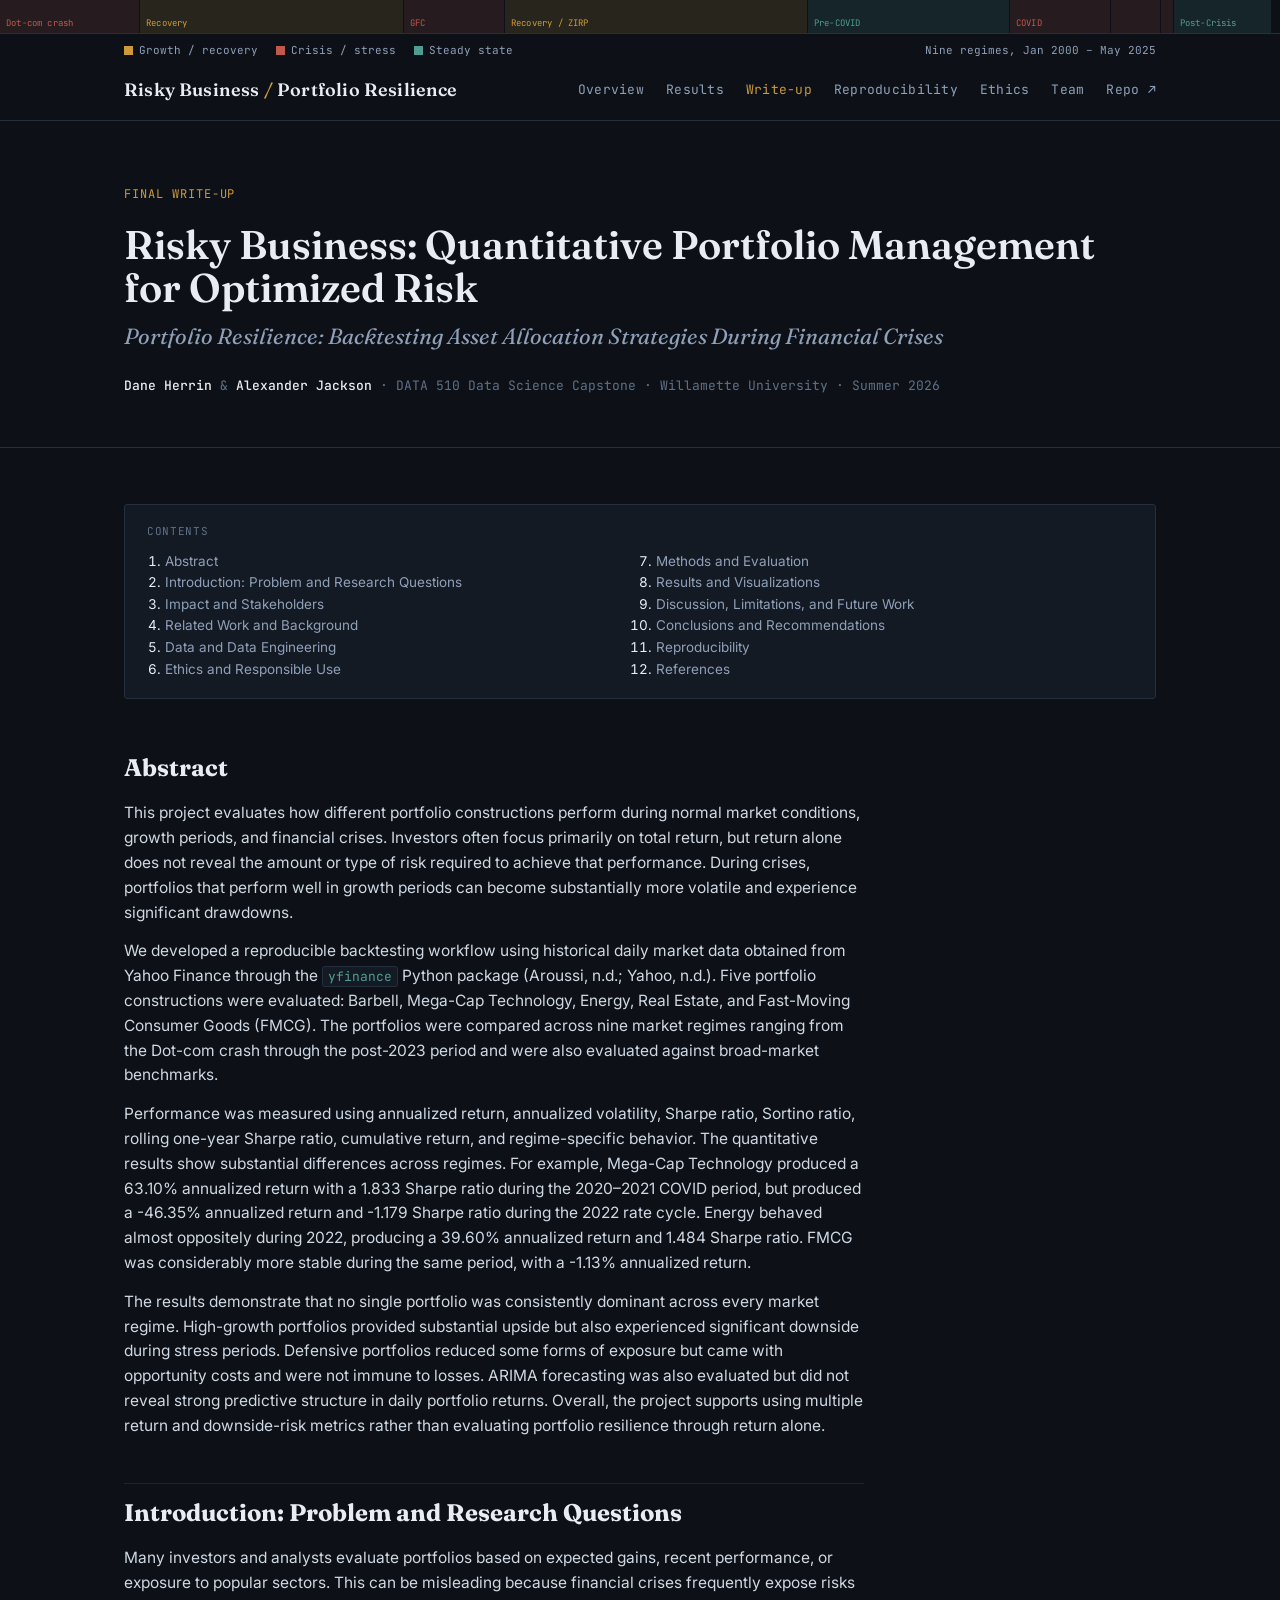
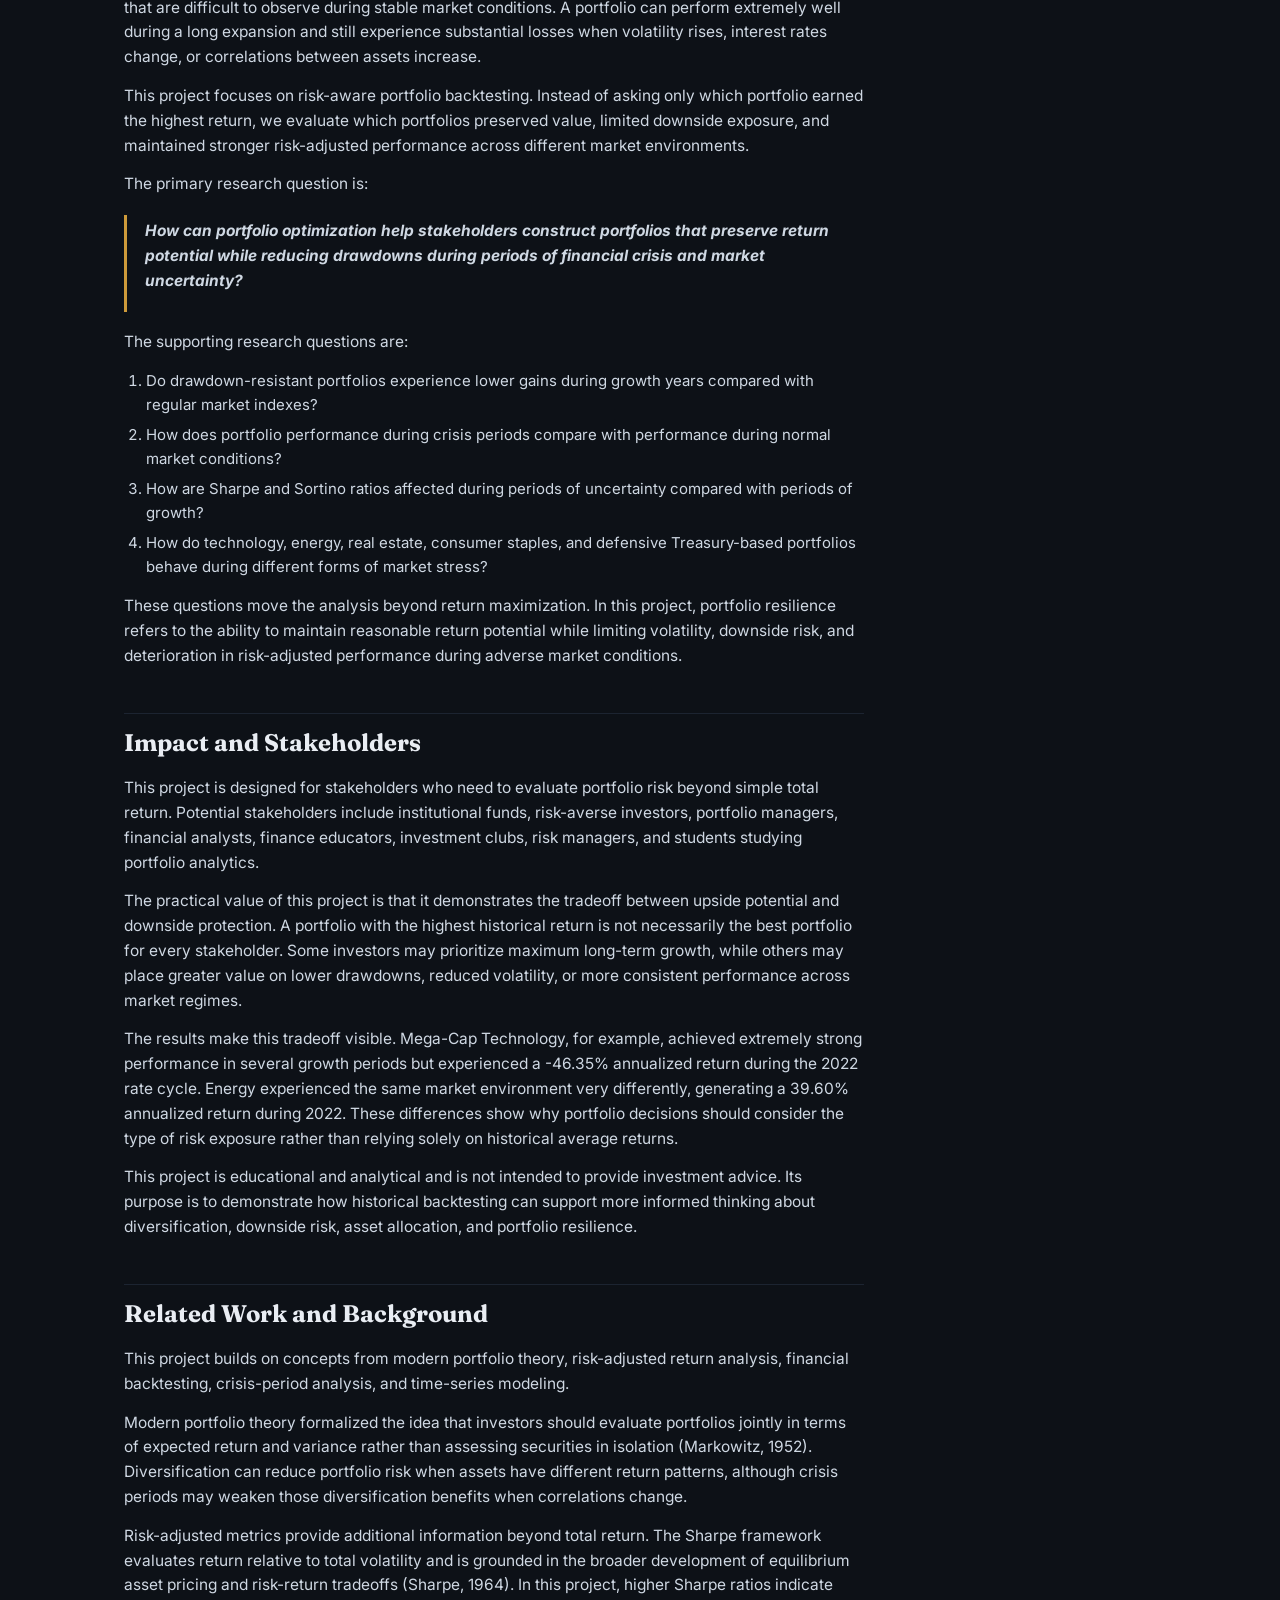
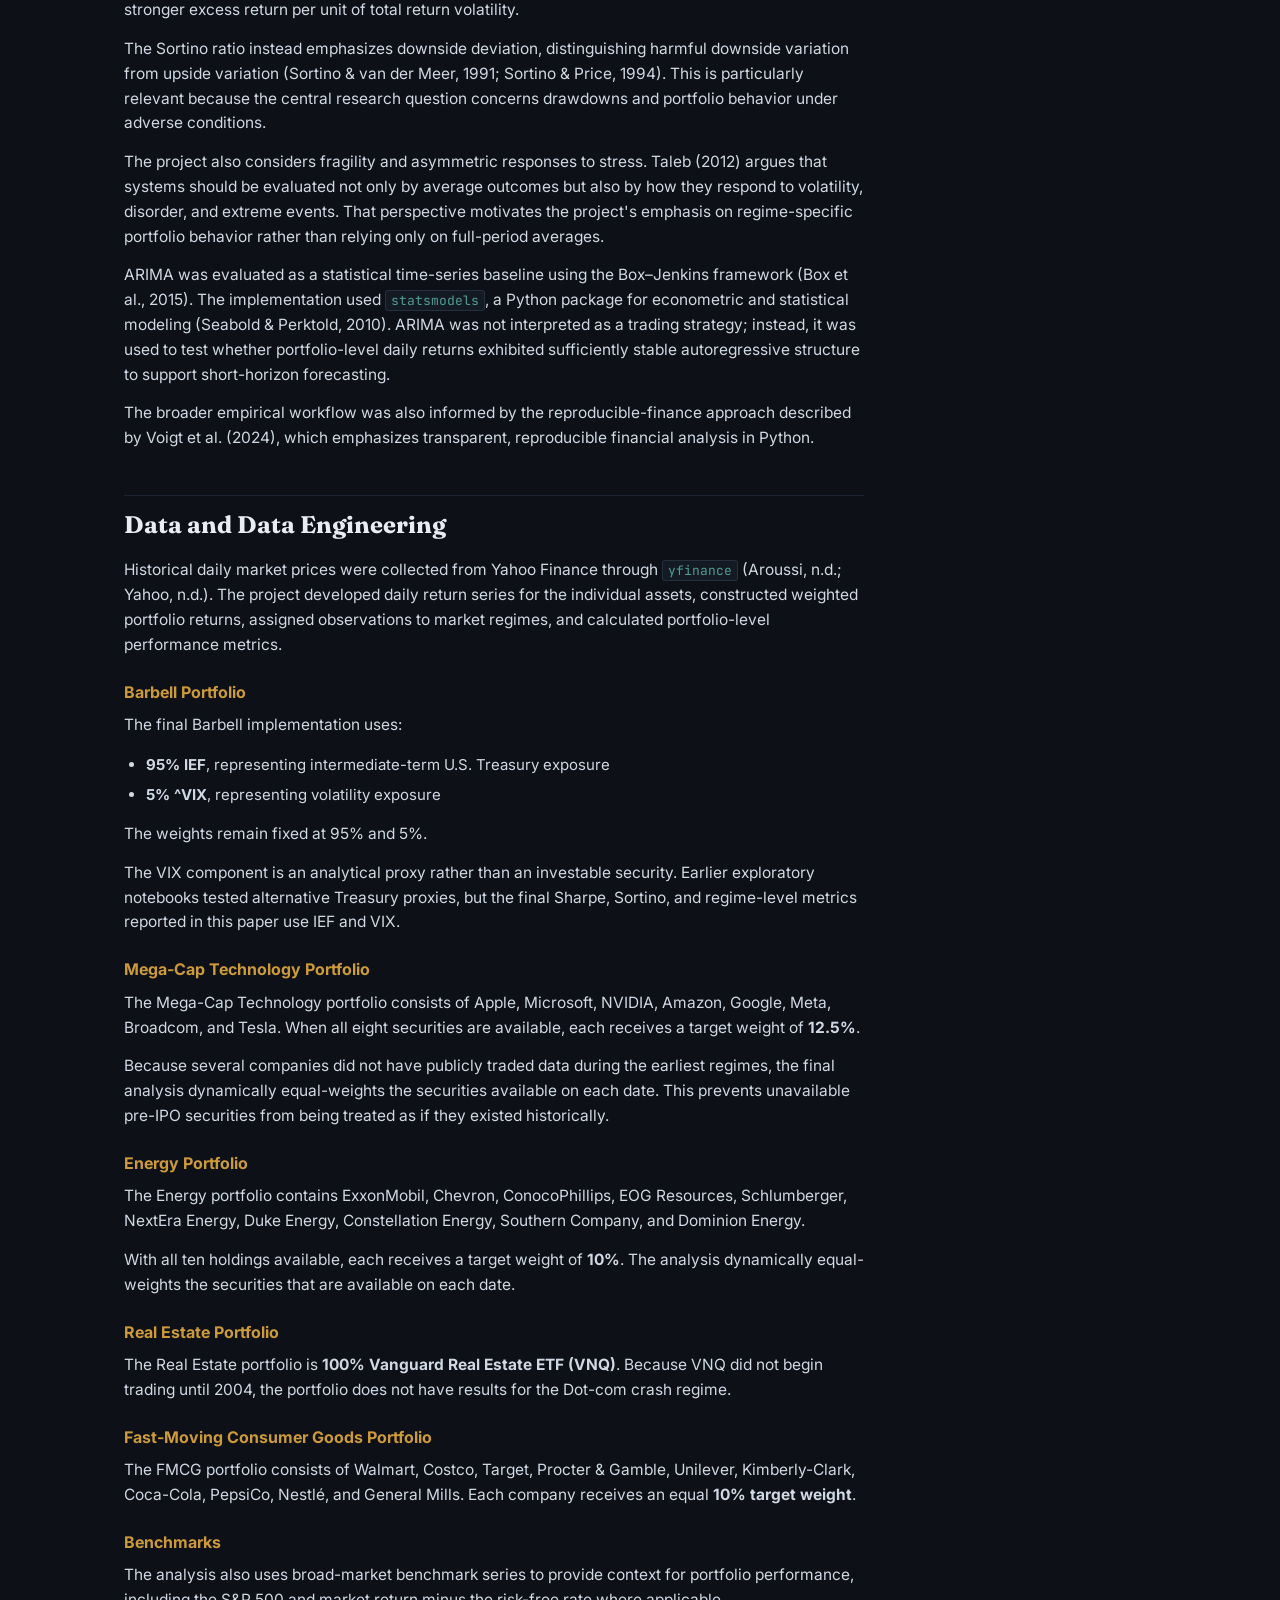
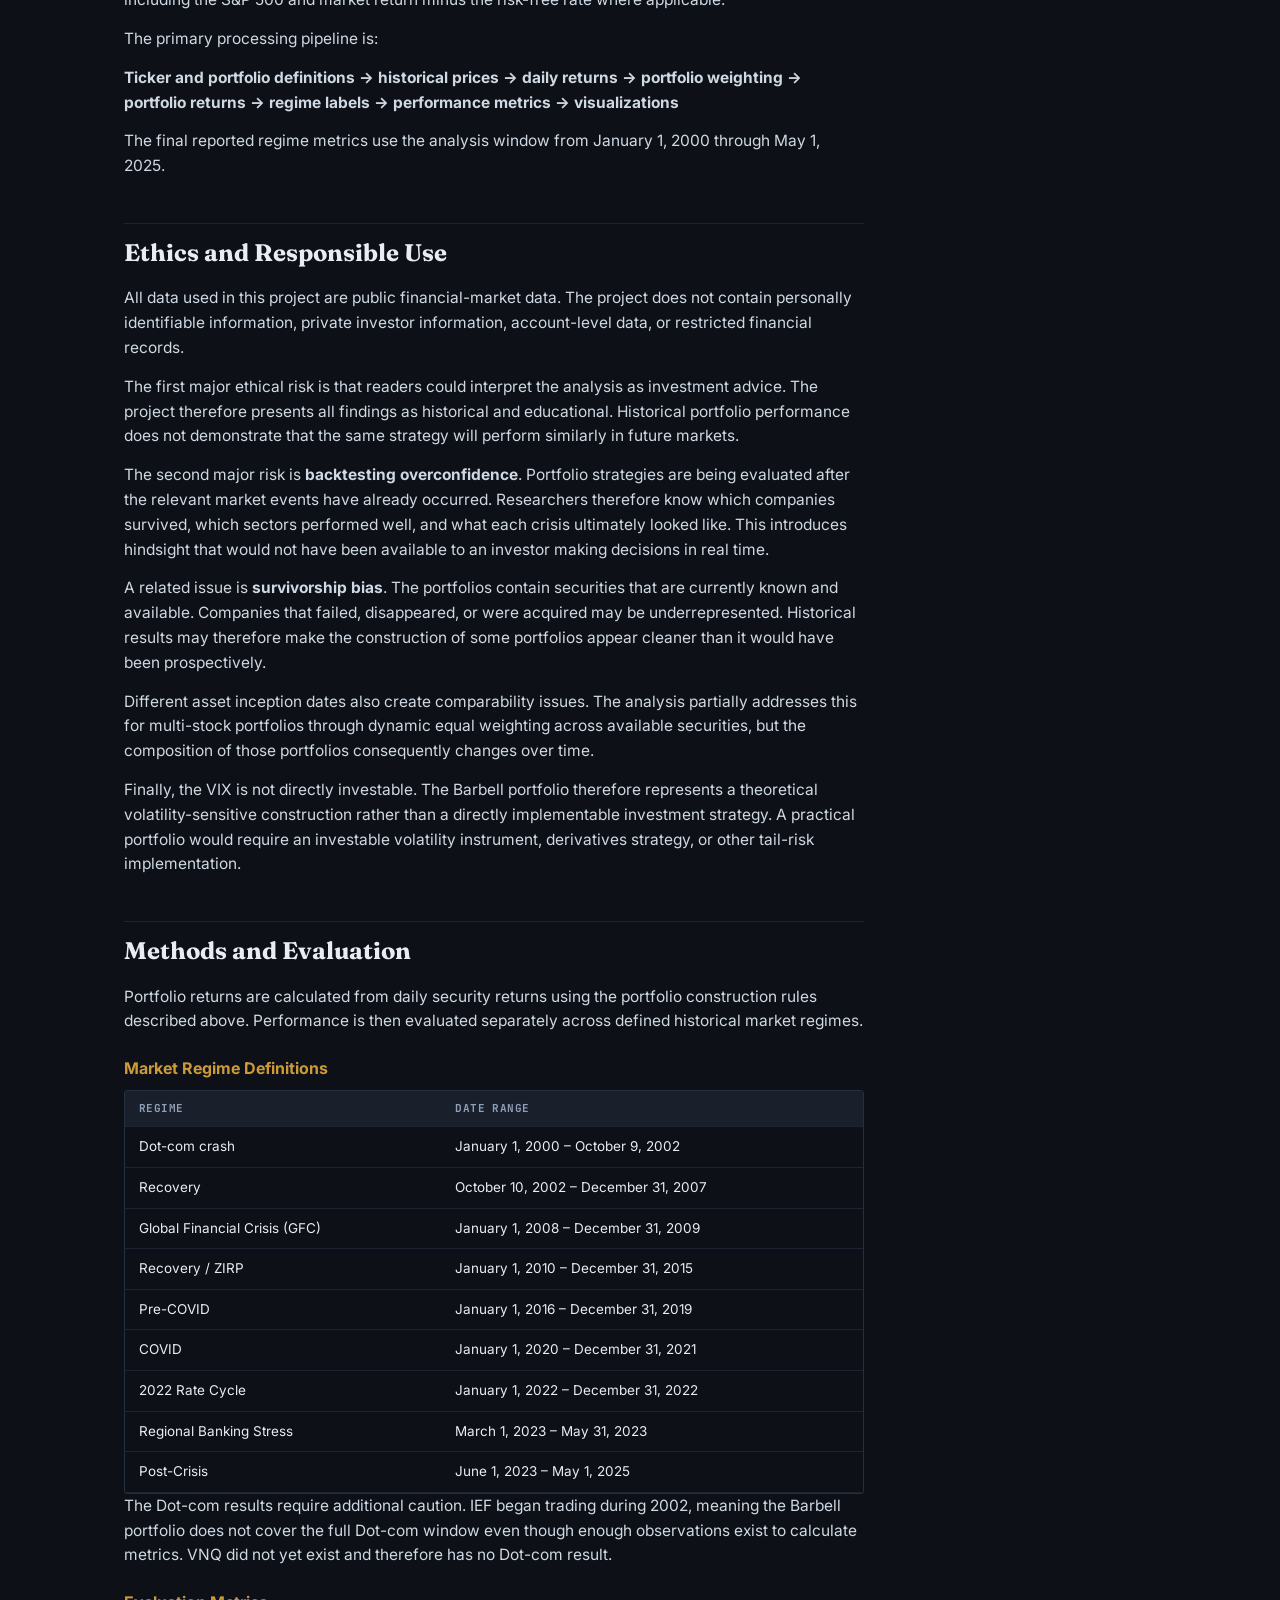
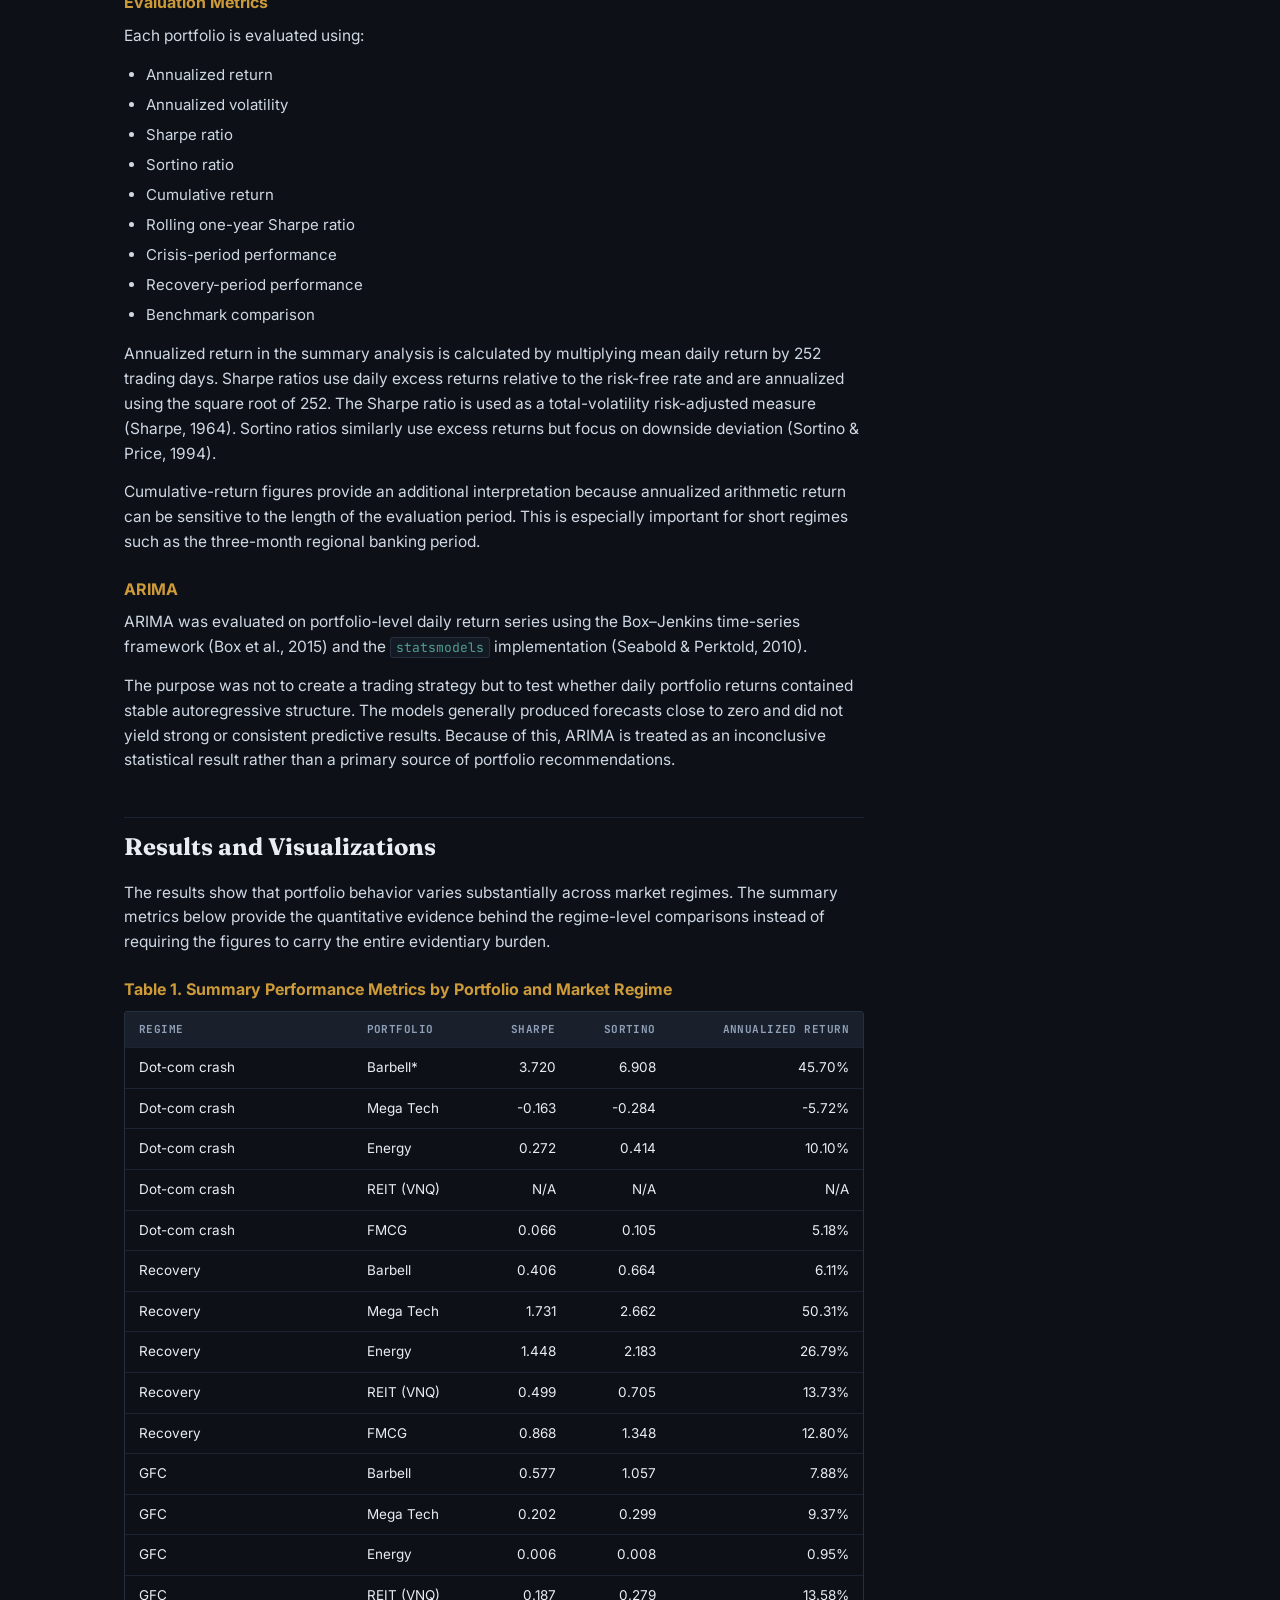
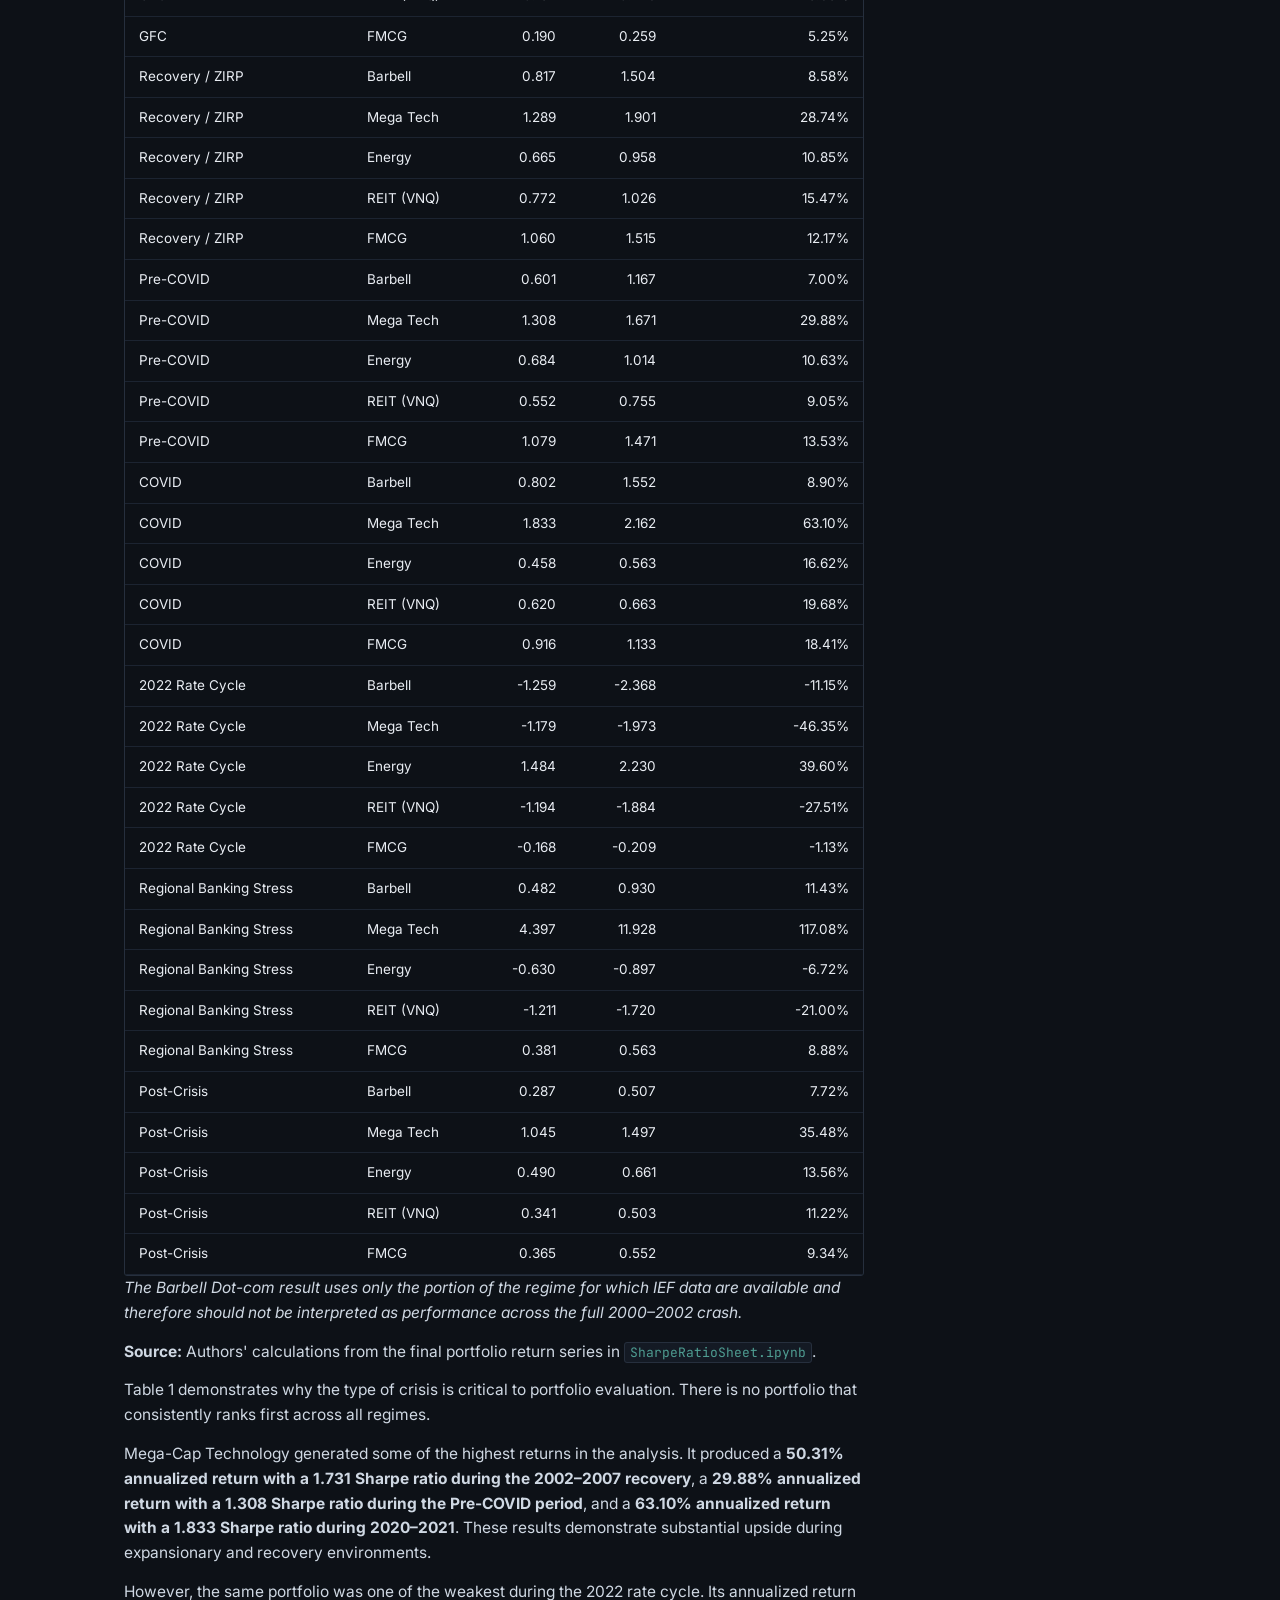
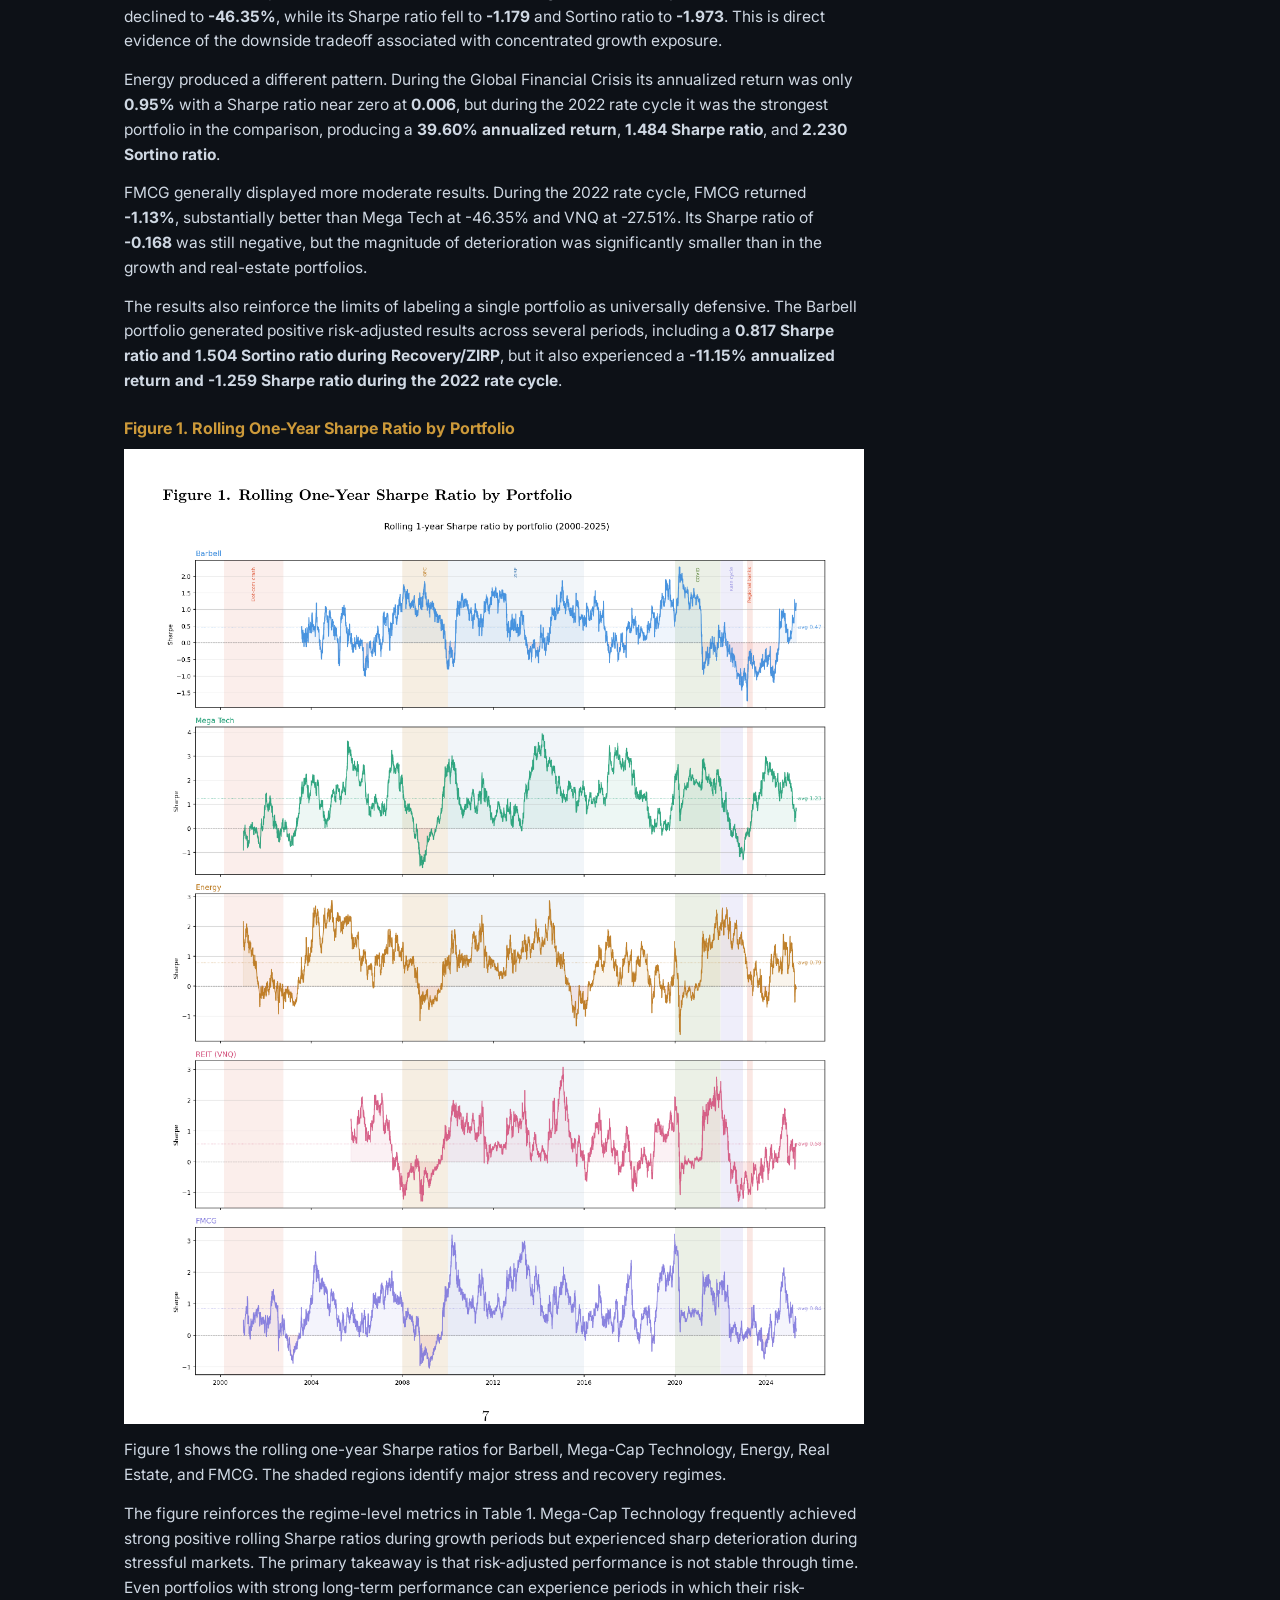
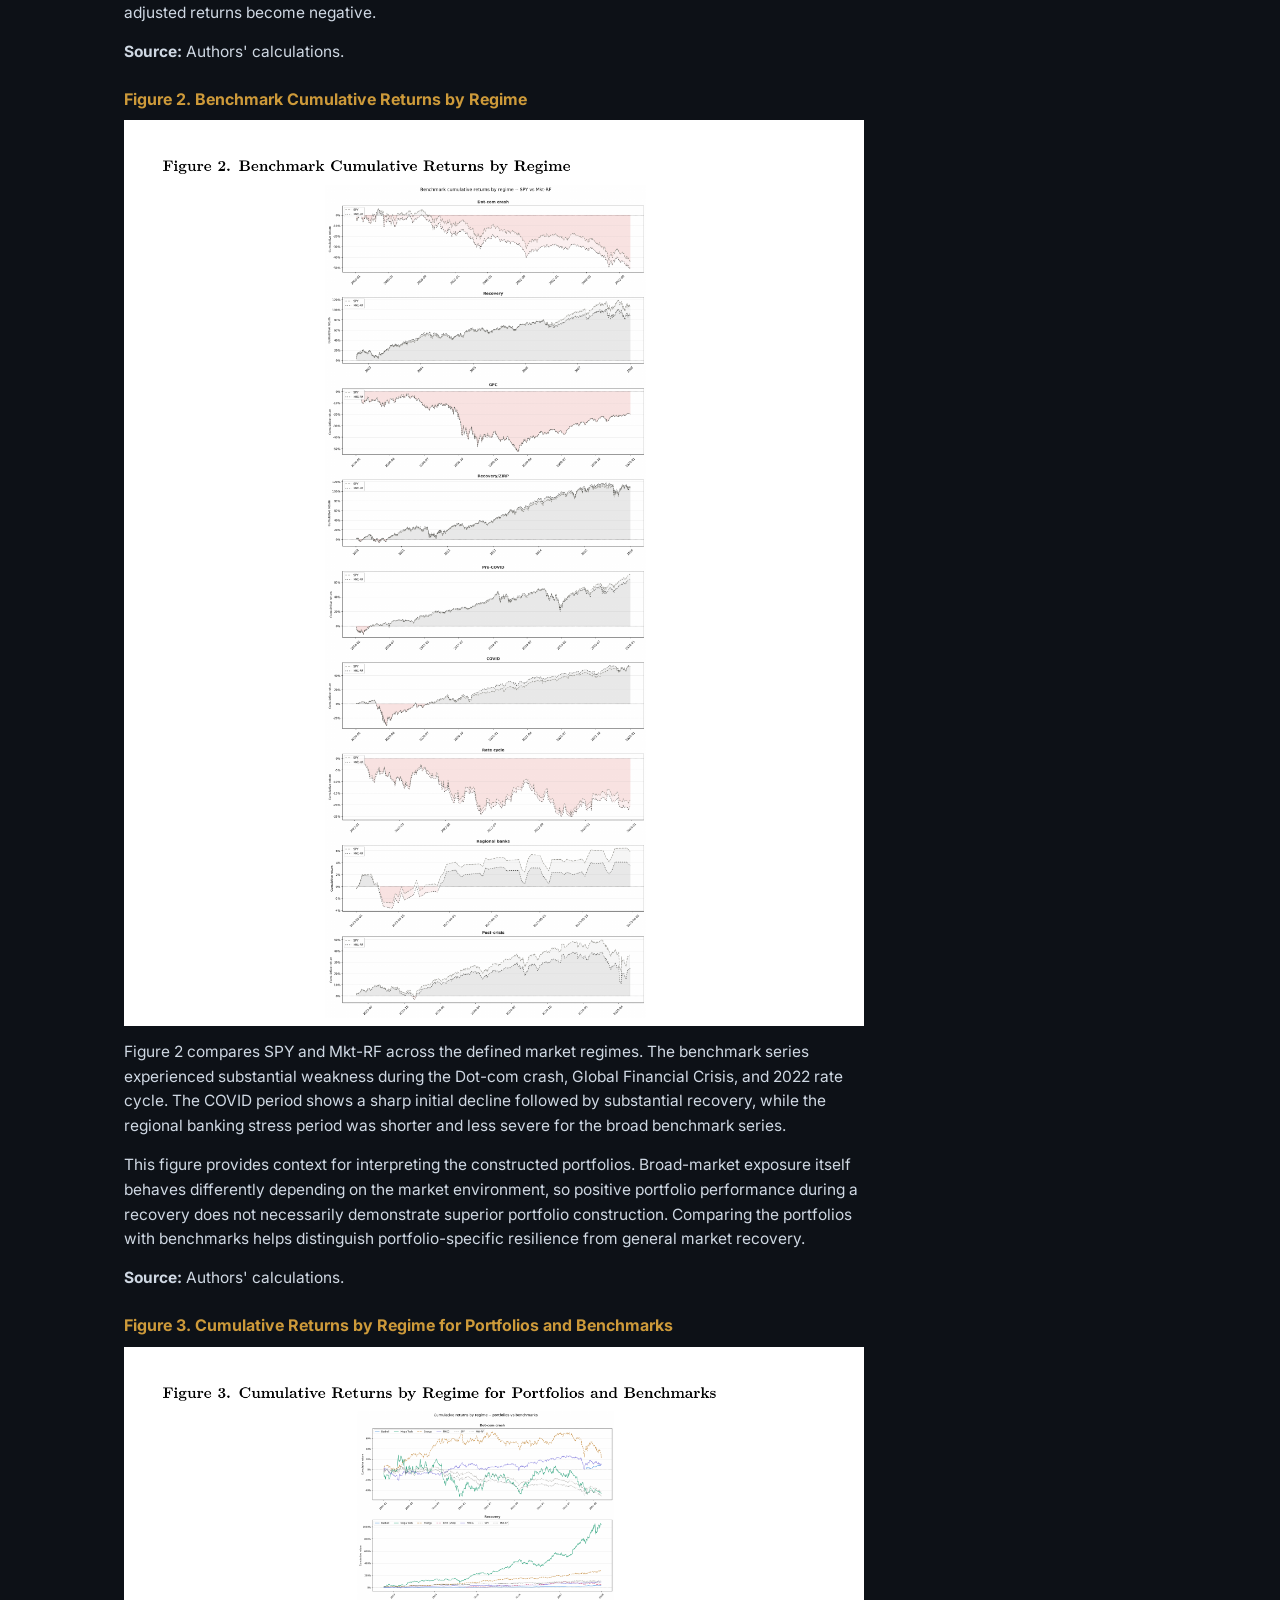
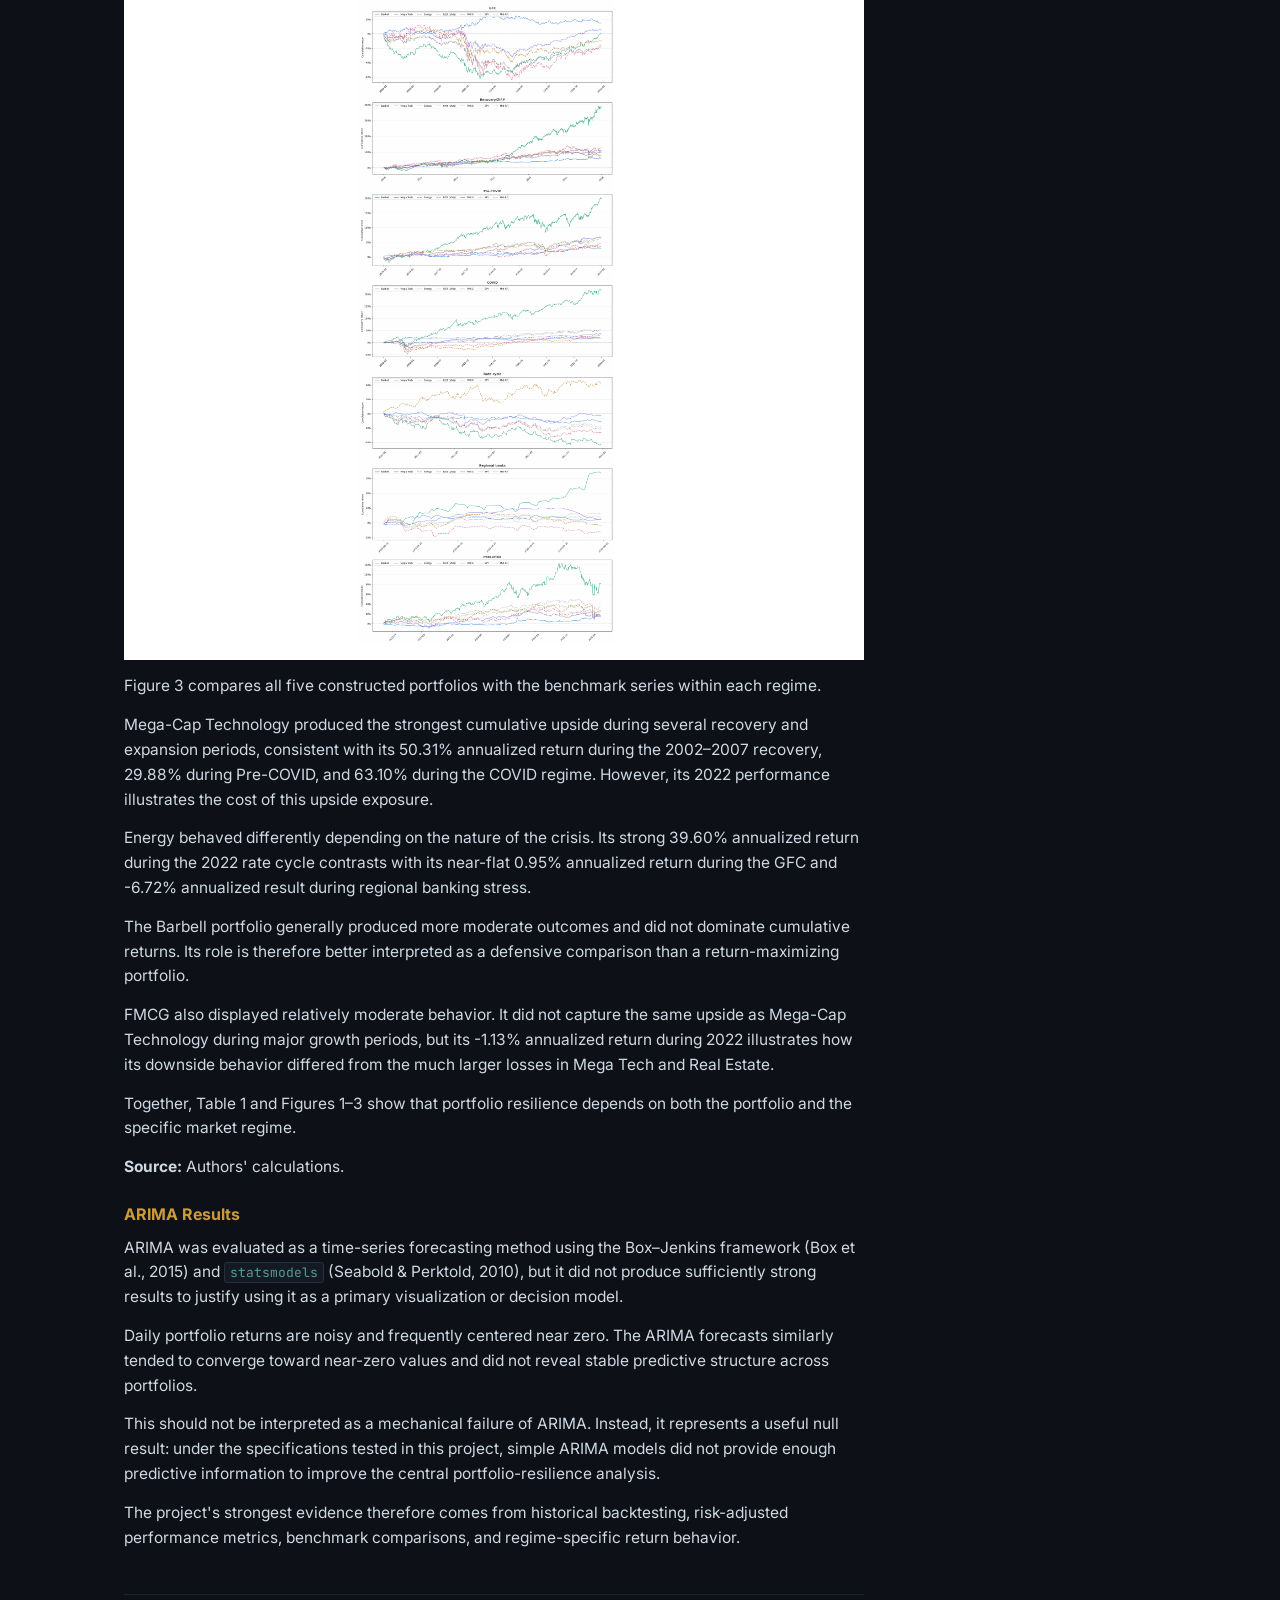
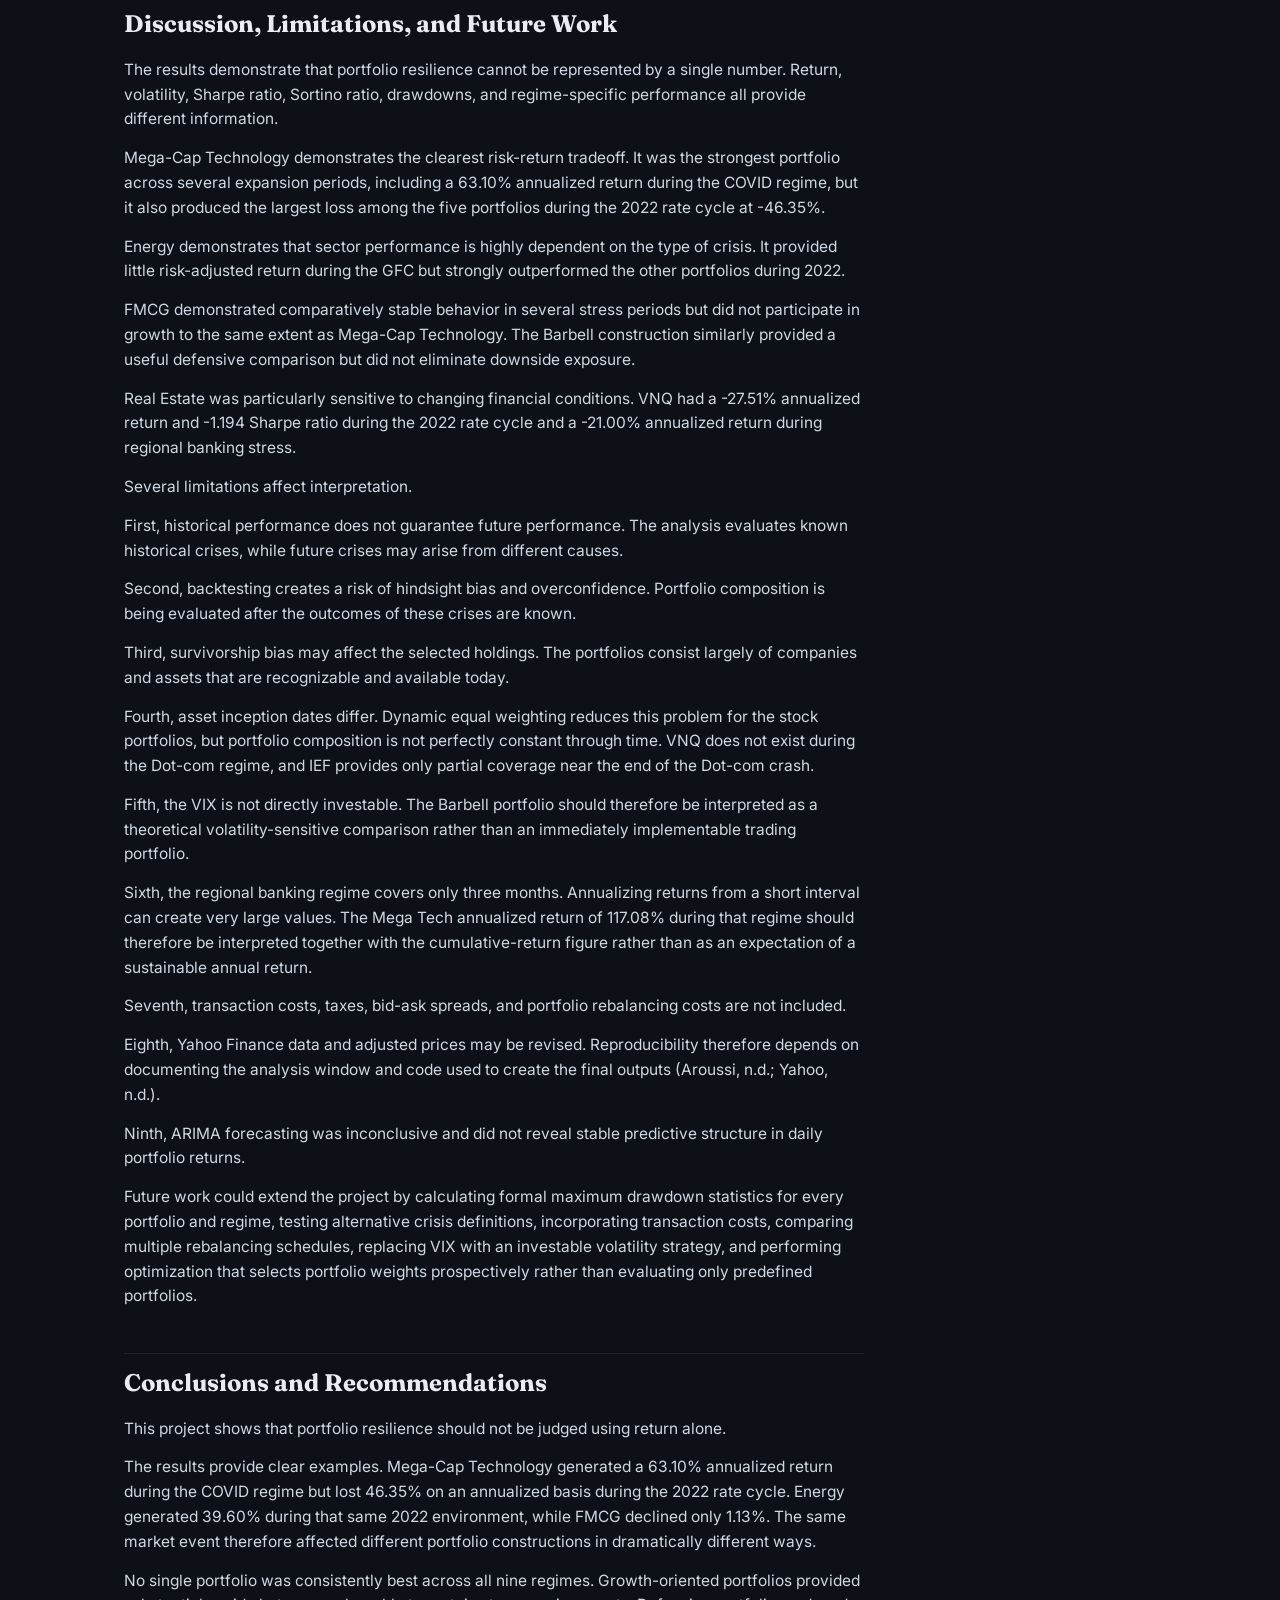
<file: docs/writeup.html>
<!DOCTYPE html>
<html lang="en">
<head>
<meta charset="UTF-8">
<meta name="viewport" content="width=device-width, initial-scale=1.0">
<title>Full Write-up — Risky Business: Quantitative Portfolio Management for Optimized Risk</title>
<meta name="description" content="Full capstone write-up: abstract, methods, results, discussion, and references for the Portfolio Resilience backtesting project.">
<link rel="preconnect" href="https://fonts.googleapis.com">
<link href="https://fonts.googleapis.com/css2?family=Fraunces:ital,wght@0,400;0,600;1,400&family=Inter:wght@400;500;600;700&family=JetBrains+Mono:wght@400;500&display=swap" rel="stylesheet">
<link rel="stylesheet" href="assets/css/style.css">
</head>
<body>
<div class="ledger"><div class="ledger-seg crisis" style="width:10.94%;" title="Dot-com crash"><span>Dot-com crash</span></div><div class="ledger-seg growth" style="width:20.62%;" title="Recovery"><span>Recovery</span></div><div class="ledger-seg crisis" style="width:7.89%;" title="GFC"><span>GFC</span></div><div class="ledger-seg growth" style="width:23.67%;" title="Recovery / ZIRP"><span>Recovery / ZIRP</span></div><div class="ledger-seg steady" style="width:15.78%;" title="Pre-COVID"><span>Pre-COVID</span></div><div class="ledger-seg crisis" style="width:7.89%;" title="COVID"><span>COVID</span></div><div class="ledger-seg crisis" style="width:3.93%;" title="2022 Rate Cycle"></div><div class="ledger-seg crisis" style="width:0.98%;" title="Regional Banking Stress"></div><div class="ledger-seg steady" style="width:7.57%;" title="Post-Crisis"><span>Post-Crisis</span></div></div><div class="wrap"><div class="ledger-key"><span><i class="dot-growth"></i>Growth / recovery</span><span><i class="dot-crisis"></i>Crisis / stress</span><span><i class="dot-steady"></i>Steady state</span><span style="margin-left:auto">Nine regimes, Jan 2000 &ndash; May 2025</span></div></div>

<header class="site">
  <div class="wrap">
    <nav class="site">
      <a class="brand" href="index.html">Risky Business <em>/</em> Portfolio Resilience</a>
      <div class="navlinks">
        <a href="index.html">Overview</a><a href="results.html">Results</a><a href="writeup.html" class="active">Write-up</a><a href="reproducibility.html">Reproducibility</a><a href="index.html#ethics">Ethics</a><a href="index.html#team">Team</a>
        <a href="https://github.com/awjackson00/data510--Quant-Back-Testing-" target="_blank" rel="noopener">Repo &#8599;</a>
      </div>
    </nav>
  </div>
</header>

<section class="hero" style="padding-bottom:24px;">
  <div class="wrap">
    <div class="eyebrow">Final write-up</div>
    <h1 class="title" style="font-size:clamp(28px,4vw,40px)">Risky Business: Quantitative Portfolio Management for Optimized Risk</h1>
    <h2 class="subtitle">Portfolio Resilience: Backtesting Asset Allocation Strategies During Financial Crises</h2>
    <div class="byline"><strong>Dane Herrin</strong> &amp; <strong>Alexander Jackson</strong> &middot; DATA 510 Data Science Capstone &middot; Willamette University &middot; Summer 2026</div>
  </div>
</section>
<section class="block">
  <div class="wrap">
    <div class="toc">
      <div class="l">Contents</div>
      <ol><li><a href="#abstract">Abstract</a></li><li><a href="#introduction-problem-and-research-questions">Introduction: Problem and Research Questions</a></li><li><a href="#impact-and-stakeholders">Impact and Stakeholders</a></li><li><a href="#related-work-and-background">Related Work and Background</a></li><li><a href="#data-and-data-engineering">Data and Data Engineering</a></li><li><a href="#ethics-and-responsible-use">Ethics and Responsible Use</a></li><li><a href="#methods-and-evaluation">Methods and Evaluation</a></li><li><a href="#results-and-visualizations">Results and Visualizations</a></li><li><a href="#discussion-limitations-and-future-work">Discussion, Limitations, and Future Work</a></li><li><a href="#conclusions-and-recommendations">Conclusions and Recommendations</a></li><li><a href="#reproducibility">Reproducibility</a></li><li><a href="#references">References</a></li></ol>
    </div>
    <div class="prose">
      <h2 id="abstract">Abstract</h2>
<p>This project evaluates how different portfolio constructions perform during normal market conditions, growth periods, and financial crises. Investors often focus primarily on total return, but return alone does not reveal the amount or type of risk required to achieve that performance. During crises, portfolios that perform well in growth periods can become substantially more volatile and experience significant drawdowns.</p>
<p>We developed a reproducible backtesting workflow using historical daily market data obtained from Yahoo Finance through the <code>yfinance</code> Python package (Aroussi, n.d.; Yahoo, n.d.). Five portfolio constructions were evaluated: Barbell, Mega-Cap Technology, Energy, Real Estate, and Fast-Moving Consumer Goods (FMCG). The portfolios were compared across nine market regimes ranging from the Dot-com crash through the post-2023 period and were also evaluated against broad-market benchmarks.</p>
<p>Performance was measured using annualized return, annualized volatility, Sharpe ratio, Sortino ratio, rolling one-year Sharpe ratio, cumulative return, and regime-specific behavior. The quantitative results show substantial differences across regimes. For example, Mega-Cap Technology produced a 63.10% annualized return with a 1.833 Sharpe ratio during the 2020–2021 COVID period, but produced a -46.35% annualized return and -1.179 Sharpe ratio during the 2022 rate cycle. Energy behaved almost oppositely during 2022, producing a 39.60% annualized return and 1.484 Sharpe ratio. FMCG was considerably more stable during the same period, with a -1.13% annualized return.</p>
<p>The results demonstrate that no single portfolio was consistently dominant across every market regime. High-growth portfolios provided substantial upside but also experienced significant downside during stress periods. Defensive portfolios reduced some forms of exposure but came with opportunity costs and were not immune to losses. ARIMA forecasting was also evaluated but did not reveal strong predictive structure in daily portfolio returns. Overall, the project supports using multiple return and downside-risk metrics rather than evaluating portfolio resilience through return alone.</p><h2 id="introduction-problem-and-research-questions">Introduction: Problem and Research Questions</h2>
<p>Many investors and analysts evaluate portfolios based on expected gains, recent performance, or exposure to popular sectors. This can be misleading because financial crises frequently expose risks that are difficult to observe during stable market conditions. A portfolio can perform extremely well during a long expansion and still experience substantial losses when volatility rises, interest rates change, or correlations between assets increase.</p>
<p>This project focuses on risk-aware portfolio backtesting. Instead of asking only which portfolio earned the highest return, we evaluate which portfolios preserved value, limited downside exposure, and maintained stronger risk-adjusted performance across different market environments.</p>
<p>The primary research question is:</p>
<blockquote>
<p><strong>How can portfolio optimization help stakeholders construct portfolios that preserve return potential while reducing drawdowns during periods of financial crisis and market uncertainty?</strong></p>
</blockquote>
<p>The supporting research questions are:</p>
<ol>
<li>Do drawdown-resistant portfolios experience lower gains during growth years compared with regular market indexes?</li>
<li>How does portfolio performance during crisis periods compare with performance during normal market conditions?</li>
<li>How are Sharpe and Sortino ratios affected during periods of uncertainty compared with periods of growth?</li>
<li>How do technology, energy, real estate, consumer staples, and defensive Treasury-based portfolios behave during different forms of market stress?</li>
</ol>
<p>These questions move the analysis beyond return maximization. In this project, portfolio resilience refers to the ability to maintain reasonable return potential while limiting volatility, downside risk, and deterioration in risk-adjusted performance during adverse market conditions.</p><h2 id="impact-and-stakeholders">Impact and Stakeholders</h2>
<p>This project is designed for stakeholders who need to evaluate portfolio risk beyond simple total return. Potential stakeholders include institutional funds, risk-averse investors, portfolio managers, financial analysts, finance educators, investment clubs, risk managers, and students studying portfolio analytics.</p>
<p>The practical value of this project is that it demonstrates the tradeoff between upside potential and downside protection. A portfolio with the highest historical return is not necessarily the best portfolio for every stakeholder. Some investors may prioritize maximum long-term growth, while others may place greater value on lower drawdowns, reduced volatility, or more consistent performance across market regimes.</p>
<p>The results make this tradeoff visible. Mega-Cap Technology, for example, achieved extremely strong performance in several growth periods but experienced a -46.35% annualized return during the 2022 rate cycle. Energy experienced the same market environment very differently, generating a 39.60% annualized return during 2022. These differences show why portfolio decisions should consider the type of risk exposure rather than relying solely on historical average returns.</p>
<p>This project is educational and analytical and is not intended to provide investment advice. Its purpose is to demonstrate how historical backtesting can support more informed thinking about diversification, downside risk, asset allocation, and portfolio resilience.</p><h2 id="related-work-and-background">Related Work and Background</h2>
<p>This project builds on concepts from modern portfolio theory, risk-adjusted return analysis, financial backtesting, crisis-period analysis, and time-series modeling.</p>
<p>Modern portfolio theory formalized the idea that investors should evaluate portfolios jointly in terms of expected return and variance rather than assessing securities in isolation (Markowitz, 1952). Diversification can reduce portfolio risk when assets have different return patterns, although crisis periods may weaken those diversification benefits when correlations change.</p>
<p>Risk-adjusted metrics provide additional information beyond total return. The Sharpe framework evaluates return relative to total volatility and is grounded in the broader development of equilibrium asset pricing and risk-return tradeoffs (Sharpe, 1964). In this project, higher Sharpe ratios indicate stronger excess return per unit of total return volatility.</p>
<p>The Sortino ratio instead emphasizes downside deviation, distinguishing harmful downside variation from upside variation (Sortino &amp; van der Meer, 1991; Sortino &amp; Price, 1994). This is particularly relevant because the central research question concerns drawdowns and portfolio behavior under adverse conditions.</p>
<p>The project also considers fragility and asymmetric responses to stress. Taleb (2012) argues that systems should be evaluated not only by average outcomes but also by how they respond to volatility, disorder, and extreme events. That perspective motivates the project's emphasis on regime-specific portfolio behavior rather than relying only on full-period averages.</p>
<p>ARIMA was evaluated as a statistical time-series baseline using the Box–Jenkins framework (Box et al., 2015). The implementation used <code>statsmodels</code>, a Python package for econometric and statistical modeling (Seabold &amp; Perktold, 2010). ARIMA was not interpreted as a trading strategy; instead, it was used to test whether portfolio-level daily returns exhibited sufficiently stable autoregressive structure to support short-horizon forecasting.</p>
<p>The broader empirical workflow was also informed by the reproducible-finance approach described by Voigt et al. (2024), which emphasizes transparent, reproducible financial analysis in Python.</p><h2 id="data-and-data-engineering">Data and Data Engineering</h2>
<p>Historical daily market prices were collected from Yahoo Finance through <code>yfinance</code> (Aroussi, n.d.; Yahoo, n.d.). The project developed daily return series for the individual assets, constructed weighted portfolio returns, assigned observations to market regimes, and calculated portfolio-level performance metrics.</p>
<h3>Barbell Portfolio</h3>
<p>The final Barbell implementation uses:</p>
<ul>
<li><strong>95% IEF</strong>, representing intermediate-term U.S. Treasury exposure</li>
<li><strong>5% ^VIX</strong>, representing volatility exposure</li>
</ul>
<p>The weights remain fixed at 95% and 5%.</p>
<p>The VIX component is an analytical proxy rather than an investable security. Earlier exploratory notebooks tested alternative Treasury proxies, but the final Sharpe, Sortino, and regime-level metrics reported in this paper use IEF and VIX.</p>
<h3>Mega-Cap Technology Portfolio</h3>
<p>The Mega-Cap Technology portfolio consists of Apple, Microsoft, NVIDIA, Amazon, Google, Meta, Broadcom, and Tesla. When all eight securities are available, each receives a target weight of <strong>12.5%</strong>.</p>
<p>Because several companies did not have publicly traded data during the earliest regimes, the final analysis dynamically equal-weights the securities available on each date. This prevents unavailable pre-IPO securities from being treated as if they existed historically.</p>
<h3>Energy Portfolio</h3>
<p>The Energy portfolio contains ExxonMobil, Chevron, ConocoPhillips, EOG Resources, Schlumberger, NextEra Energy, Duke Energy, Constellation Energy, Southern Company, and Dominion Energy.</p>
<p>With all ten holdings available, each receives a target weight of <strong>10%</strong>. The analysis dynamically equal-weights the securities that are available on each date.</p>
<h3>Real Estate Portfolio</h3>
<p>The Real Estate portfolio is <strong>100% Vanguard Real Estate ETF (VNQ)</strong>. Because VNQ did not begin trading until 2004, the portfolio does not have results for the Dot-com crash regime.</p>
<h3>Fast-Moving Consumer Goods Portfolio</h3>
<p>The FMCG portfolio consists of Walmart, Costco, Target, Procter &amp; Gamble, Unilever, Kimberly-Clark, Coca-Cola, PepsiCo, Nestlé, and General Mills. Each company receives an equal <strong>10% target weight</strong>.</p>
<h3>Benchmarks</h3>
<p>The analysis also uses broad-market benchmark series to provide context for portfolio performance, including the S&amp;P 500 and market return minus the risk-free rate where applicable.</p>
<p>The primary processing pipeline is:</p>
<p><strong>Ticker and portfolio definitions → historical prices → daily returns → portfolio weighting → portfolio returns → regime labels → performance metrics → visualizations</strong></p>
<p>The final reported regime metrics use the analysis window from January 1, 2000 through May 1, 2025.</p><h2 id="ethics-and-responsible-use">Ethics and Responsible Use</h2>
<p>All data used in this project are public financial-market data. The project does not contain personally identifiable information, private investor information, account-level data, or restricted financial records.</p>
<p>The first major ethical risk is that readers could interpret the analysis as investment advice. The project therefore presents all findings as historical and educational. Historical portfolio performance does not demonstrate that the same strategy will perform similarly in future markets.</p>
<p>The second major risk is <strong>backtesting overconfidence</strong>. Portfolio strategies are being evaluated after the relevant market events have already occurred. Researchers therefore know which companies survived, which sectors performed well, and what each crisis ultimately looked like. This introduces hindsight that would not have been available to an investor making decisions in real time.</p>
<p>A related issue is <strong>survivorship bias</strong>. The portfolios contain securities that are currently known and available. Companies that failed, disappeared, or were acquired may be underrepresented. Historical results may therefore make the construction of some portfolios appear cleaner than it would have been prospectively.</p>
<p>Different asset inception dates also create comparability issues. The analysis partially addresses this for multi-stock portfolios through dynamic equal weighting across available securities, but the composition of those portfolios consequently changes over time.</p>
<p>Finally, the VIX is not directly investable. The Barbell portfolio therefore represents a theoretical volatility-sensitive construction rather than a directly implementable investment strategy. A practical portfolio would require an investable volatility instrument, derivatives strategy, or other tail-risk implementation.</p><h2 id="methods-and-evaluation">Methods and Evaluation</h2>
<p>Portfolio returns are calculated from daily security returns using the portfolio construction rules described above. Performance is then evaluated separately across defined historical market regimes.</p>
<h3>Market Regime Definitions</h3>
<div class="table-wrap"><table class="data">
<thead>
<tr>
<th>Regime</th>
<th>Date Range</th>
</tr>
</thead>
<tbody>
<tr>
<td>Dot-com crash</td>
<td>January 1, 2000 – October 9, 2002</td>
</tr>
<tr>
<td>Recovery</td>
<td>October 10, 2002 – December 31, 2007</td>
</tr>
<tr>
<td>Global Financial Crisis (GFC)</td>
<td>January 1, 2008 – December 31, 2009</td>
</tr>
<tr>
<td>Recovery / ZIRP</td>
<td>January 1, 2010 – December 31, 2015</td>
</tr>
<tr>
<td>Pre-COVID</td>
<td>January 1, 2016 – December 31, 2019</td>
</tr>
<tr>
<td>COVID</td>
<td>January 1, 2020 – December 31, 2021</td>
</tr>
<tr>
<td>2022 Rate Cycle</td>
<td>January 1, 2022 – December 31, 2022</td>
</tr>
<tr>
<td>Regional Banking Stress</td>
<td>March 1, 2023 – May 31, 2023</td>
</tr>
<tr>
<td>Post-Crisis</td>
<td>June 1, 2023 – May 1, 2025</td>
</tr>
</tbody>
</table></div>
<p>The Dot-com results require additional caution. IEF began trading during 2002, meaning the Barbell portfolio does not cover the full Dot-com window even though enough observations exist to calculate metrics. VNQ did not yet exist and therefore has no Dot-com result.</p>
<h3>Evaluation Metrics</h3>
<p>Each portfolio is evaluated using:</p>
<ul>
<li>Annualized return</li>
<li>Annualized volatility</li>
<li>Sharpe ratio</li>
<li>Sortino ratio</li>
<li>Cumulative return</li>
<li>Rolling one-year Sharpe ratio</li>
<li>Crisis-period performance</li>
<li>Recovery-period performance</li>
<li>Benchmark comparison</li>
</ul>
<p>Annualized return in the summary analysis is calculated by multiplying mean daily return by 252 trading days. Sharpe ratios use daily excess returns relative to the risk-free rate and are annualized using the square root of 252. The Sharpe ratio is used as a total-volatility risk-adjusted measure (Sharpe, 1964). Sortino ratios similarly use excess returns but focus on downside deviation (Sortino &amp; Price, 1994).</p>
<p>Cumulative-return figures provide an additional interpretation because annualized arithmetic return can be sensitive to the length of the evaluation period. This is especially important for short regimes such as the three-month regional banking period.</p>
<h3>ARIMA</h3>
<p>ARIMA was evaluated on portfolio-level daily return series using the Box–Jenkins time-series framework (Box et al., 2015) and the <code>statsmodels</code> implementation (Seabold &amp; Perktold, 2010).</p>
<p>The purpose was not to create a trading strategy but to test whether daily portfolio returns contained stable autoregressive structure. The models generally produced forecasts close to zero and did not yield strong or consistent predictive results. Because of this, ARIMA is treated as an inconclusive statistical result rather than a primary source of portfolio recommendations.</p><h2 id="results-and-visualizations">Results and Visualizations</h2>
<p>The results show that portfolio behavior varies substantially across market regimes. The summary metrics below provide the quantitative evidence behind the regime-level comparisons instead of requiring the figures to carry the entire evidentiary burden.</p>
<h3>Table 1. Summary Performance Metrics by Portfolio and Market Regime</h3>
<div class="table-wrap"><table class="data">
<thead>
<tr>
<th>Regime</th>
<th>Portfolio</th>
<th style="text-align: right;">Sharpe</th>
<th style="text-align: right;">Sortino</th>
<th style="text-align: right;">Annualized Return</th>
</tr>
</thead>
<tbody>
<tr>
<td>Dot-com crash</td>
<td>Barbell*</td>
<td style="text-align: right;">3.720</td>
<td style="text-align: right;">6.908</td>
<td style="text-align: right;">45.70%</td>
</tr>
<tr>
<td>Dot-com crash</td>
<td>Mega Tech</td>
<td style="text-align: right;">-0.163</td>
<td style="text-align: right;">-0.284</td>
<td style="text-align: right;">-5.72%</td>
</tr>
<tr>
<td>Dot-com crash</td>
<td>Energy</td>
<td style="text-align: right;">0.272</td>
<td style="text-align: right;">0.414</td>
<td style="text-align: right;">10.10%</td>
</tr>
<tr>
<td>Dot-com crash</td>
<td>REIT (VNQ)</td>
<td style="text-align: right;">N/A</td>
<td style="text-align: right;">N/A</td>
<td style="text-align: right;">N/A</td>
</tr>
<tr>
<td>Dot-com crash</td>
<td>FMCG</td>
<td style="text-align: right;">0.066</td>
<td style="text-align: right;">0.105</td>
<td style="text-align: right;">5.18%</td>
</tr>
<tr>
<td>Recovery</td>
<td>Barbell</td>
<td style="text-align: right;">0.406</td>
<td style="text-align: right;">0.664</td>
<td style="text-align: right;">6.11%</td>
</tr>
<tr>
<td>Recovery</td>
<td>Mega Tech</td>
<td style="text-align: right;">1.731</td>
<td style="text-align: right;">2.662</td>
<td style="text-align: right;">50.31%</td>
</tr>
<tr>
<td>Recovery</td>
<td>Energy</td>
<td style="text-align: right;">1.448</td>
<td style="text-align: right;">2.183</td>
<td style="text-align: right;">26.79%</td>
</tr>
<tr>
<td>Recovery</td>
<td>REIT (VNQ)</td>
<td style="text-align: right;">0.499</td>
<td style="text-align: right;">0.705</td>
<td style="text-align: right;">13.73%</td>
</tr>
<tr>
<td>Recovery</td>
<td>FMCG</td>
<td style="text-align: right;">0.868</td>
<td style="text-align: right;">1.348</td>
<td style="text-align: right;">12.80%</td>
</tr>
<tr>
<td>GFC</td>
<td>Barbell</td>
<td style="text-align: right;">0.577</td>
<td style="text-align: right;">1.057</td>
<td style="text-align: right;">7.88%</td>
</tr>
<tr>
<td>GFC</td>
<td>Mega Tech</td>
<td style="text-align: right;">0.202</td>
<td style="text-align: right;">0.299</td>
<td style="text-align: right;">9.37%</td>
</tr>
<tr>
<td>GFC</td>
<td>Energy</td>
<td style="text-align: right;">0.006</td>
<td style="text-align: right;">0.008</td>
<td style="text-align: right;">0.95%</td>
</tr>
<tr>
<td>GFC</td>
<td>REIT (VNQ)</td>
<td style="text-align: right;">0.187</td>
<td style="text-align: right;">0.279</td>
<td style="text-align: right;">13.58%</td>
</tr>
<tr>
<td>GFC</td>
<td>FMCG</td>
<td style="text-align: right;">0.190</td>
<td style="text-align: right;">0.259</td>
<td style="text-align: right;">5.25%</td>
</tr>
<tr>
<td>Recovery / ZIRP</td>
<td>Barbell</td>
<td style="text-align: right;">0.817</td>
<td style="text-align: right;">1.504</td>
<td style="text-align: right;">8.58%</td>
</tr>
<tr>
<td>Recovery / ZIRP</td>
<td>Mega Tech</td>
<td style="text-align: right;">1.289</td>
<td style="text-align: right;">1.901</td>
<td style="text-align: right;">28.74%</td>
</tr>
<tr>
<td>Recovery / ZIRP</td>
<td>Energy</td>
<td style="text-align: right;">0.665</td>
<td style="text-align: right;">0.958</td>
<td style="text-align: right;">10.85%</td>
</tr>
<tr>
<td>Recovery / ZIRP</td>
<td>REIT (VNQ)</td>
<td style="text-align: right;">0.772</td>
<td style="text-align: right;">1.026</td>
<td style="text-align: right;">15.47%</td>
</tr>
<tr>
<td>Recovery / ZIRP</td>
<td>FMCG</td>
<td style="text-align: right;">1.060</td>
<td style="text-align: right;">1.515</td>
<td style="text-align: right;">12.17%</td>
</tr>
<tr>
<td>Pre-COVID</td>
<td>Barbell</td>
<td style="text-align: right;">0.601</td>
<td style="text-align: right;">1.167</td>
<td style="text-align: right;">7.00%</td>
</tr>
<tr>
<td>Pre-COVID</td>
<td>Mega Tech</td>
<td style="text-align: right;">1.308</td>
<td style="text-align: right;">1.671</td>
<td style="text-align: right;">29.88%</td>
</tr>
<tr>
<td>Pre-COVID</td>
<td>Energy</td>
<td style="text-align: right;">0.684</td>
<td style="text-align: right;">1.014</td>
<td style="text-align: right;">10.63%</td>
</tr>
<tr>
<td>Pre-COVID</td>
<td>REIT (VNQ)</td>
<td style="text-align: right;">0.552</td>
<td style="text-align: right;">0.755</td>
<td style="text-align: right;">9.05%</td>
</tr>
<tr>
<td>Pre-COVID</td>
<td>FMCG</td>
<td style="text-align: right;">1.079</td>
<td style="text-align: right;">1.471</td>
<td style="text-align: right;">13.53%</td>
</tr>
<tr>
<td>COVID</td>
<td>Barbell</td>
<td style="text-align: right;">0.802</td>
<td style="text-align: right;">1.552</td>
<td style="text-align: right;">8.90%</td>
</tr>
<tr>
<td>COVID</td>
<td>Mega Tech</td>
<td style="text-align: right;">1.833</td>
<td style="text-align: right;">2.162</td>
<td style="text-align: right;">63.10%</td>
</tr>
<tr>
<td>COVID</td>
<td>Energy</td>
<td style="text-align: right;">0.458</td>
<td style="text-align: right;">0.563</td>
<td style="text-align: right;">16.62%</td>
</tr>
<tr>
<td>COVID</td>
<td>REIT (VNQ)</td>
<td style="text-align: right;">0.620</td>
<td style="text-align: right;">0.663</td>
<td style="text-align: right;">19.68%</td>
</tr>
<tr>
<td>COVID</td>
<td>FMCG</td>
<td style="text-align: right;">0.916</td>
<td style="text-align: right;">1.133</td>
<td style="text-align: right;">18.41%</td>
</tr>
<tr>
<td>2022 Rate Cycle</td>
<td>Barbell</td>
<td style="text-align: right;">-1.259</td>
<td style="text-align: right;">-2.368</td>
<td style="text-align: right;">-11.15%</td>
</tr>
<tr>
<td>2022 Rate Cycle</td>
<td>Mega Tech</td>
<td style="text-align: right;">-1.179</td>
<td style="text-align: right;">-1.973</td>
<td style="text-align: right;">-46.35%</td>
</tr>
<tr>
<td>2022 Rate Cycle</td>
<td>Energy</td>
<td style="text-align: right;">1.484</td>
<td style="text-align: right;">2.230</td>
<td style="text-align: right;">39.60%</td>
</tr>
<tr>
<td>2022 Rate Cycle</td>
<td>REIT (VNQ)</td>
<td style="text-align: right;">-1.194</td>
<td style="text-align: right;">-1.884</td>
<td style="text-align: right;">-27.51%</td>
</tr>
<tr>
<td>2022 Rate Cycle</td>
<td>FMCG</td>
<td style="text-align: right;">-0.168</td>
<td style="text-align: right;">-0.209</td>
<td style="text-align: right;">-1.13%</td>
</tr>
<tr>
<td>Regional Banking Stress</td>
<td>Barbell</td>
<td style="text-align: right;">0.482</td>
<td style="text-align: right;">0.930</td>
<td style="text-align: right;">11.43%</td>
</tr>
<tr>
<td>Regional Banking Stress</td>
<td>Mega Tech</td>
<td style="text-align: right;">4.397</td>
<td style="text-align: right;">11.928</td>
<td style="text-align: right;">117.08%</td>
</tr>
<tr>
<td>Regional Banking Stress</td>
<td>Energy</td>
<td style="text-align: right;">-0.630</td>
<td style="text-align: right;">-0.897</td>
<td style="text-align: right;">-6.72%</td>
</tr>
<tr>
<td>Regional Banking Stress</td>
<td>REIT (VNQ)</td>
<td style="text-align: right;">-1.211</td>
<td style="text-align: right;">-1.720</td>
<td style="text-align: right;">-21.00%</td>
</tr>
<tr>
<td>Regional Banking Stress</td>
<td>FMCG</td>
<td style="text-align: right;">0.381</td>
<td style="text-align: right;">0.563</td>
<td style="text-align: right;">8.88%</td>
</tr>
<tr>
<td>Post-Crisis</td>
<td>Barbell</td>
<td style="text-align: right;">0.287</td>
<td style="text-align: right;">0.507</td>
<td style="text-align: right;">7.72%</td>
</tr>
<tr>
<td>Post-Crisis</td>
<td>Mega Tech</td>
<td style="text-align: right;">1.045</td>
<td style="text-align: right;">1.497</td>
<td style="text-align: right;">35.48%</td>
</tr>
<tr>
<td>Post-Crisis</td>
<td>Energy</td>
<td style="text-align: right;">0.490</td>
<td style="text-align: right;">0.661</td>
<td style="text-align: right;">13.56%</td>
</tr>
<tr>
<td>Post-Crisis</td>
<td>REIT (VNQ)</td>
<td style="text-align: right;">0.341</td>
<td style="text-align: right;">0.503</td>
<td style="text-align: right;">11.22%</td>
</tr>
<tr>
<td>Post-Crisis</td>
<td>FMCG</td>
<td style="text-align: right;">0.365</td>
<td style="text-align: right;">0.552</td>
<td style="text-align: right;">9.34%</td>
</tr>
</tbody>
</table></div>
<p><em>The Barbell Dot-com result uses only the portion of the regime for which IEF data are available and therefore should not be interpreted as performance across the full 2000–2002 crash.</em></p>
<p><strong>Source:</strong> Authors' calculations from the final portfolio return series in <code>SharpeRatioSheet.ipynb</code>.</p><p>Table 1 demonstrates why the type of crisis is critical to portfolio evaluation. There is no portfolio that consistently ranks first across all regimes.</p>
<p>Mega-Cap Technology generated some of the highest returns in the analysis. It produced a <strong>50.31% annualized return with a 1.731 Sharpe ratio during the 2002–2007 recovery</strong>, a <strong>29.88% annualized return with a 1.308 Sharpe ratio during the Pre-COVID period</strong>, and a <strong>63.10% annualized return with a 1.833 Sharpe ratio during 2020–2021</strong>. These results demonstrate substantial upside during expansionary and recovery environments.</p>
<p>However, the same portfolio was one of the weakest during the 2022 rate cycle. Its annualized return declined to <strong>-46.35%</strong>, while its Sharpe ratio fell to <strong>-1.179</strong> and Sortino ratio to <strong>-1.973</strong>. This is direct evidence of the downside tradeoff associated with concentrated growth exposure.</p>
<p>Energy produced a different pattern. During the Global Financial Crisis its annualized return was only <strong>0.95%</strong> with a Sharpe ratio near zero at <strong>0.006</strong>, but during the 2022 rate cycle it was the strongest portfolio in the comparison, producing a <strong>39.60% annualized return</strong>, <strong>1.484 Sharpe ratio</strong>, and <strong>2.230 Sortino ratio</strong>.</p>
<p>FMCG generally displayed more moderate results. During the 2022 rate cycle, FMCG returned <strong>-1.13%</strong>, substantially better than Mega Tech at -46.35% and VNQ at -27.51%. Its Sharpe ratio of <strong>-0.168</strong> was still negative, but the magnitude of deterioration was significantly smaller than in the growth and real-estate portfolios.</p>
<p>The results also reinforce the limits of labeling a single portfolio as universally defensive. The Barbell portfolio generated positive risk-adjusted results across several periods, including a <strong>0.817 Sharpe ratio and 1.504 Sortino ratio during Recovery/ZIRP</strong>, but it also experienced a <strong>-11.15% annualized return and -1.259 Sharpe ratio during the 2022 rate cycle</strong>.</p><h3>Figure 1. Rolling One-Year Sharpe Ratio by Portfolio</h3>
<p><img alt="Figure 1. Rolling One-Year Sharpe Ratio by Portfolio" src="assets/figures/figure1.png" /></p>
<p>Figure 1 shows the rolling one-year Sharpe ratios for Barbell, Mega-Cap Technology, Energy, Real Estate, and FMCG. The shaded regions identify major stress and recovery regimes.</p>
<p>The figure reinforces the regime-level metrics in Table 1. Mega-Cap Technology frequently achieved strong positive rolling Sharpe ratios during growth periods but experienced sharp deterioration during stressful markets. The primary takeaway is that risk-adjusted performance is not stable through time. Even portfolios with strong long-term performance can experience periods in which their risk-adjusted returns become negative.</p>
<p><strong>Source:</strong> Authors' calculations.</p><h3>Figure 2. Benchmark Cumulative Returns by Regime</h3>
<p><img alt="Figure 2. Benchmark Cumulative Returns by Regime" src="assets/figures/figure2.png" /></p>
<p>Figure 2 compares SPY and Mkt-RF across the defined market regimes. The benchmark series experienced substantial weakness during the Dot-com crash, Global Financial Crisis, and 2022 rate cycle. The COVID period shows a sharp initial decline followed by substantial recovery, while the regional banking stress period was shorter and less severe for the broad benchmark series.</p>
<p>This figure provides context for interpreting the constructed portfolios. Broad-market exposure itself behaves differently depending on the market environment, so positive portfolio performance during a recovery does not necessarily demonstrate superior portfolio construction. Comparing the portfolios with benchmarks helps distinguish portfolio-specific resilience from general market recovery.</p>
<p><strong>Source:</strong> Authors' calculations.</p><h3>Figure 3. Cumulative Returns by Regime for Portfolios and Benchmarks</h3>
<p><img alt="Figure 3. Cumulative Returns by Regime for Portfolios and Benchmarks" src="assets/figures/figure3.png" /></p>
<p>Figure 3 compares all five constructed portfolios with the benchmark series within each regime.</p>
<p>Mega-Cap Technology produced the strongest cumulative upside during several recovery and expansion periods, consistent with its 50.31% annualized return during the 2002–2007 recovery, 29.88% during Pre-COVID, and 63.10% during the COVID regime. However, its 2022 performance illustrates the cost of this upside exposure.</p>
<p>Energy behaved differently depending on the nature of the crisis. Its strong 39.60% annualized return during the 2022 rate cycle contrasts with its near-flat 0.95% annualized return during the GFC and -6.72% annualized result during regional banking stress.</p>
<p>The Barbell portfolio generally produced more moderate outcomes and did not dominate cumulative returns. Its role is therefore better interpreted as a defensive comparison than a return-maximizing portfolio.</p>
<p>FMCG also displayed relatively moderate behavior. It did not capture the same upside as Mega-Cap Technology during major growth periods, but its -1.13% annualized return during 2022 illustrates how its downside behavior differed from the much larger losses in Mega Tech and Real Estate.</p>
<p>Together, Table 1 and Figures 1–3 show that portfolio resilience depends on both the portfolio and the specific market regime.</p>
<p><strong>Source:</strong> Authors' calculations.</p><h3>ARIMA Results</h3>
<p>ARIMA was evaluated as a time-series forecasting method using the Box–Jenkins framework (Box et al., 2015) and <code>statsmodels</code> (Seabold &amp; Perktold, 2010), but it did not produce sufficiently strong results to justify using it as a primary visualization or decision model.</p>
<p>Daily portfolio returns are noisy and frequently centered near zero. The ARIMA forecasts similarly tended to converge toward near-zero values and did not reveal stable predictive structure across portfolios.</p>
<p>This should not be interpreted as a mechanical failure of ARIMA. Instead, it represents a useful null result: under the specifications tested in this project, simple ARIMA models did not provide enough predictive information to improve the central portfolio-resilience analysis.</p>
<p>The project's strongest evidence therefore comes from historical backtesting, risk-adjusted performance metrics, benchmark comparisons, and regime-specific return behavior.</p><h2 id="discussion-limitations-and-future-work">Discussion, Limitations, and Future Work</h2>
<p>The results demonstrate that portfolio resilience cannot be represented by a single number. Return, volatility, Sharpe ratio, Sortino ratio, drawdowns, and regime-specific performance all provide different information.</p>
<p>Mega-Cap Technology demonstrates the clearest risk-return tradeoff. It was the strongest portfolio across several expansion periods, including a 63.10% annualized return during the COVID regime, but it also produced the largest loss among the five portfolios during the 2022 rate cycle at -46.35%.</p>
<p>Energy demonstrates that sector performance is highly dependent on the type of crisis. It provided little risk-adjusted return during the GFC but strongly outperformed the other portfolios during 2022.</p>
<p>FMCG demonstrated comparatively stable behavior in several stress periods but did not participate in growth to the same extent as Mega-Cap Technology. The Barbell construction similarly provided a useful defensive comparison but did not eliminate downside exposure.</p>
<p>Real Estate was particularly sensitive to changing financial conditions. VNQ had a -27.51% annualized return and -1.194 Sharpe ratio during the 2022 rate cycle and a -21.00% annualized return during regional banking stress.</p>
<p>Several limitations affect interpretation.</p>
<p>First, historical performance does not guarantee future performance. The analysis evaluates known historical crises, while future crises may arise from different causes.</p>
<p>Second, backtesting creates a risk of hindsight bias and overconfidence. Portfolio composition is being evaluated after the outcomes of these crises are known.</p>
<p>Third, survivorship bias may affect the selected holdings. The portfolios consist largely of companies and assets that are recognizable and available today.</p>
<p>Fourth, asset inception dates differ. Dynamic equal weighting reduces this problem for the stock portfolios, but portfolio composition is not perfectly constant through time. VNQ does not exist during the Dot-com regime, and IEF provides only partial coverage near the end of the Dot-com crash.</p>
<p>Fifth, the VIX is not directly investable. The Barbell portfolio should therefore be interpreted as a theoretical volatility-sensitive comparison rather than an immediately implementable trading portfolio.</p>
<p>Sixth, the regional banking regime covers only three months. Annualizing returns from a short interval can create very large values. The Mega Tech annualized return of 117.08% during that regime should therefore be interpreted together with the cumulative-return figure rather than as an expectation of a sustainable annual return.</p>
<p>Seventh, transaction costs, taxes, bid-ask spreads, and portfolio rebalancing costs are not included.</p>
<p>Eighth, Yahoo Finance data and adjusted prices may be revised. Reproducibility therefore depends on documenting the analysis window and code used to create the final outputs (Aroussi, n.d.; Yahoo, n.d.).</p>
<p>Ninth, ARIMA forecasting was inconclusive and did not reveal stable predictive structure in daily portfolio returns.</p>
<p>Future work could extend the project by calculating formal maximum drawdown statistics for every portfolio and regime, testing alternative crisis definitions, incorporating transaction costs, comparing multiple rebalancing schedules, replacing VIX with an investable volatility strategy, and performing optimization that selects portfolio weights prospectively rather than evaluating only predefined portfolios.</p><h2 id="conclusions-and-recommendations">Conclusions and Recommendations</h2>
<p>This project shows that portfolio resilience should not be judged using return alone.</p>
<p>The results provide clear examples. Mega-Cap Technology generated a 63.10% annualized return during the COVID regime but lost 46.35% on an annualized basis during the 2022 rate cycle. Energy generated 39.60% during that same 2022 environment, while FMCG declined only 1.13%. The same market event therefore affected different portfolio constructions in dramatically different ways.</p>
<p>No single portfolio was consistently best across all nine regimes. Growth-oriented portfolios provided substantial upside but were vulnerable to certain stress environments. Defensive portfolios reduced exposure to some market risks but also experienced losses and sacrificed return during long growth periods.</p>
<p>Stakeholders should therefore evaluate portfolios using a multi-metric framework. Cumulative return measures upside potential. Annualized volatility measures instability. Sharpe ratio measures return relative to total risk (Sharpe, 1964). Sortino ratio focuses specifically on downside risk (Sortino &amp; Price, 1994). Regime-specific analysis shows whether these relationships remain stable when market conditions change.</p>
<p>The strongest practical recommendation is not to select a portfolio based only on the strategy with the highest historical cumulative return. Stakeholders should instead identify the risk exposures they are willing to tolerate and evaluate whether the portfolio continues to behave acceptably during adverse regimes.</p>
<p>ARIMA and similar forecasting methods should be treated as supporting analytical tools rather than primary decision engines. In this analysis, ARIMA did not provide conclusive predictive value.</p>
<p>Overall, the project provides a reproducible framework for comparing return potential with downside resilience across historical market conditions. Its purpose is educational rather than advisory, but the results demonstrate why risk-aware, regime-specific portfolio evaluation is important.</p><h2 id="reproducibility">Reproducibility</h2>
<p>The project repository is available at:</p>
<p><strong>https://github.com/awjackson00/data510--Quant-Back-Testing-</strong></p>
<p>The primary analysis notebooks are:</p>
<ul>
<li><code>notebooks/EDA Capstone.ipynb</code></li>
<li><code>notebooks/SharpeRatioSheet.ipynb</code></li>
<li><code>notebooks/portfolioConstruction.ipynb</code></li>
<li><code>notebooks/ARIMA Time-Series Modeling.ipynb</code></li>
</ul>
<p>The final regime-level Sharpe, Sortino, return, and volatility calculations reported in this paper are generated in <code>SharpeRatioSheet.ipynb</code>.</p>
<p>The primary dependencies include Python, NumPy, pandas, <code>yfinance</code>, Tidy Finance, matplotlib, seaborn, <code>statsmodels</code>, and scikit-learn. <code>yfinance</code> provides programmatic access to Yahoo Finance market data for research and educational use (Aroussi, n.d.), while Tidy Finance provides a reproducible framework for empirical financial research in Python (Voigt et al., 2024).</p>
<p>To reproduce the analysis, a reader should clone the repository, install the listed dependencies, rebuild the historical price and daily-return data, construct the portfolio return series using the documented weighting rules, assign observations to the specified regime date ranges, and then run the Sharpe/Sortino and visualization notebooks.</p>
<p>Reproducibility depends especially on preserving the exact portfolio definitions, historical regime dates, and data-analysis window. Yahoo Finance may revise historical adjusted prices or ticker availability, so future data pulls may differ slightly from the data used to generate the final results.</p><h2 id="references">References</h2>
<p>Aroussi, R. (n.d.). <em>yfinance</em> [Computer software]. GitHub. https://github.com/ranaroussi/yfinance</p>
<p>Box, G. E. P., Jenkins, G. M., Reinsel, G. C., &amp; Ljung, G. M. (2015). <em>Time series analysis: Forecasting and control</em> (5th ed.). John Wiley &amp; Sons.</p>
<p>Markowitz, H. (1952). Portfolio selection. <em>The Journal of Finance, 7</em>(1), 77–91. https://doi.org/10.2307/2975974</p>
<p>Seabold, S., &amp; Perktold, J. (2010). statsmodels: Econometric and statistical modeling with Python. In <em>Proceedings of the 9th Python in Science Conference</em> (pp. 92–96).</p>
<p>Sharpe, W. F. (1964). Capital asset prices: A theory of market equilibrium under conditions of risk. <em>The Journal of Finance, 19</em>(3), 425–442. https://doi.org/10.1111/j.1540-6261.1964.tb02865.x</p>
<p>Sortino, F. A., &amp; Price, L. N. (1994). Performance measurement in a downside risk framework. <em>The Journal of Investing, 3</em>(3), 59–64. https://doi.org/10.3905/joi.3.3.59</p>
<p>Sortino, F. A., &amp; van der Meer, R. (1991). Downside risk: Capturing what's at stake in investment situations. <em>The Journal of Portfolio Management, 17</em>(4), 27–31. https://doi.org/10.3905/jpm.1991.409343</p>
<p>Taleb, N. N. (2012). <em>Antifragile: Things that gain from disorder</em>. Random House.</p>
<p>Voigt, S., Scheuch, C., Weiss, P., &amp; Frey, C. (2024). <em>Tidy Finance with Python</em>. Taylor &amp; Francis. https://doi.org/10.1201/9781032684307</p>
<p>Yahoo. (n.d.). <em>Yahoo Finance: Historical data</em>. Retrieved August 14, 2026, from https://finance.yahoo.com/</p>
    </div>
  </div>
</section>
<footer class="site">
  <div class="wrap">
    <div class="foot-row">
      <span>DATA 510 Data Science Capstone &middot; Willamette University &middot; Summer 2026</span>
      <span>
        <a href="https://github.com/awjackson00/data510--Quant-Back-Testing-" target="_blank" rel="noopener">GitHub repository</a> &middot;
        <a href="index.html#ethics">Ethics &amp; data notice</a> &middot;
        <a href="reproducibility.html">Reproducibility</a>
      </span>
    </div>
  </div>
</footer>
</body>
</html>
</file>
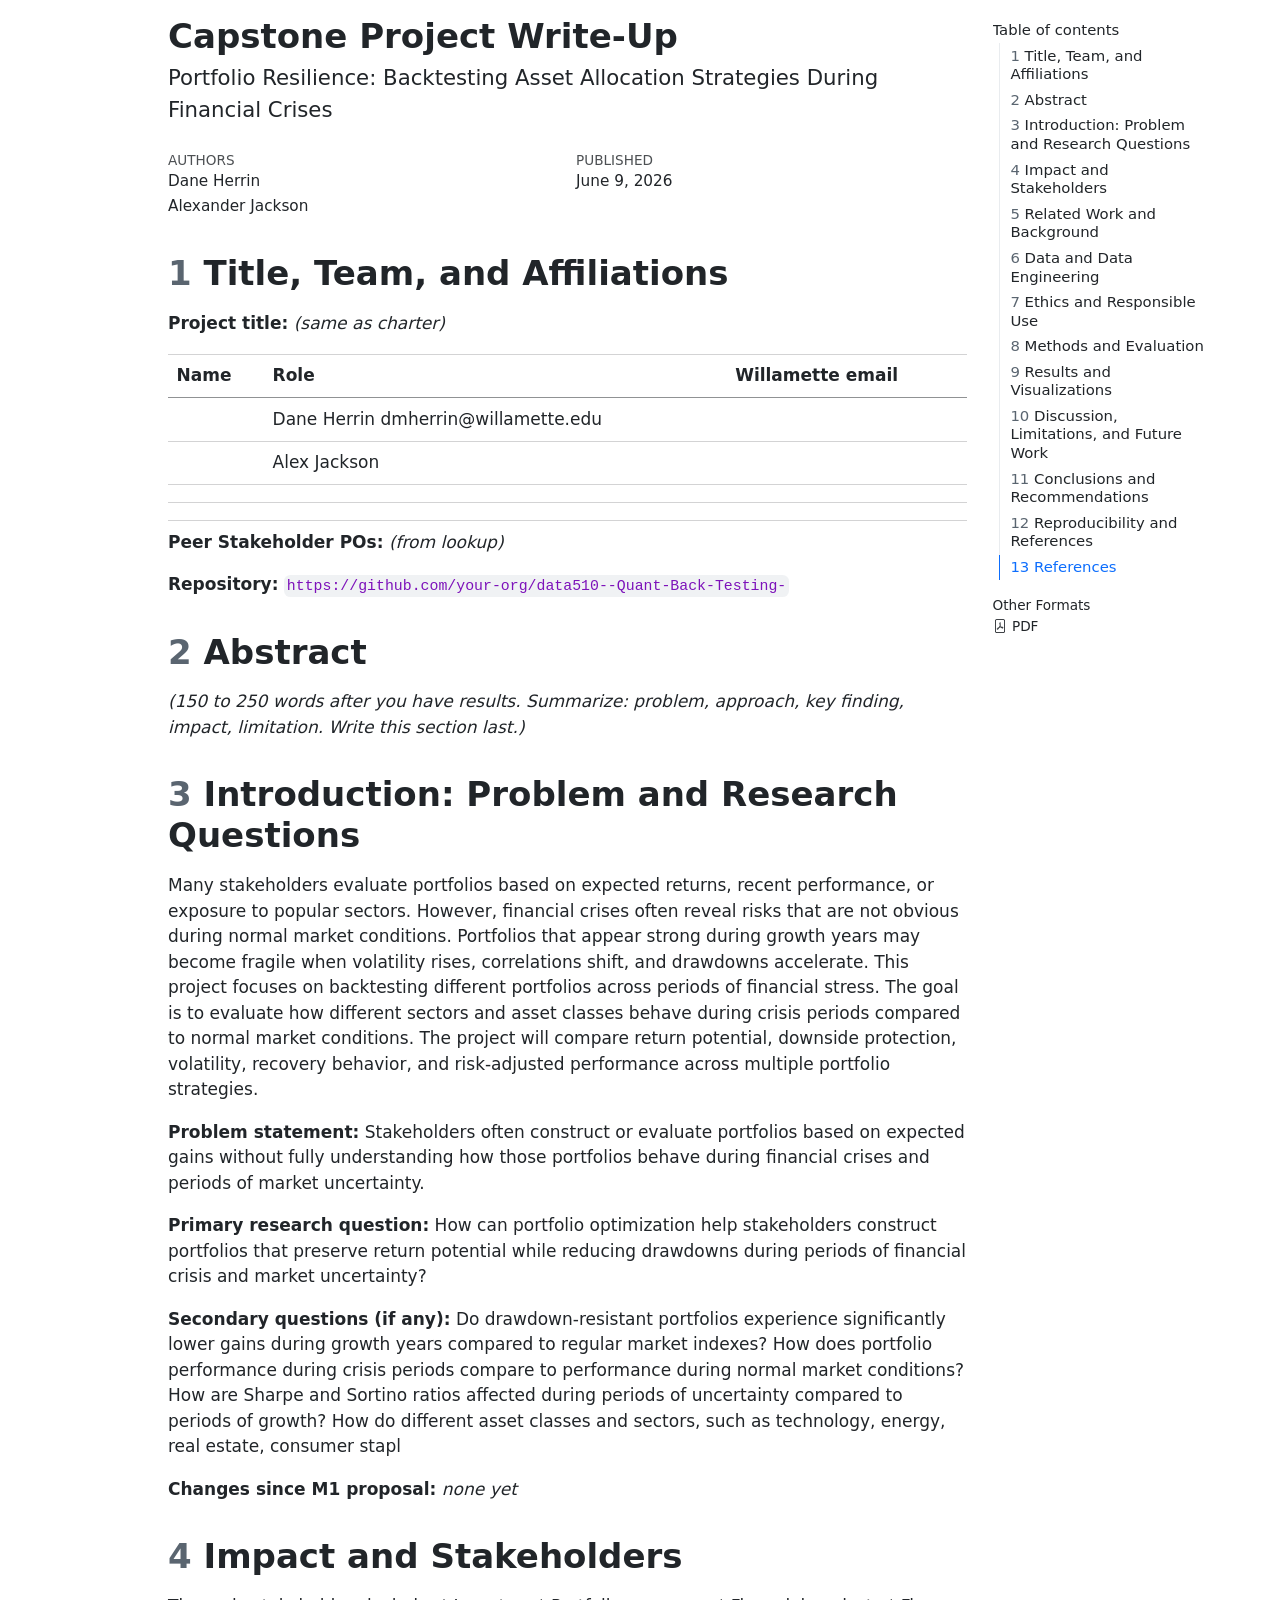
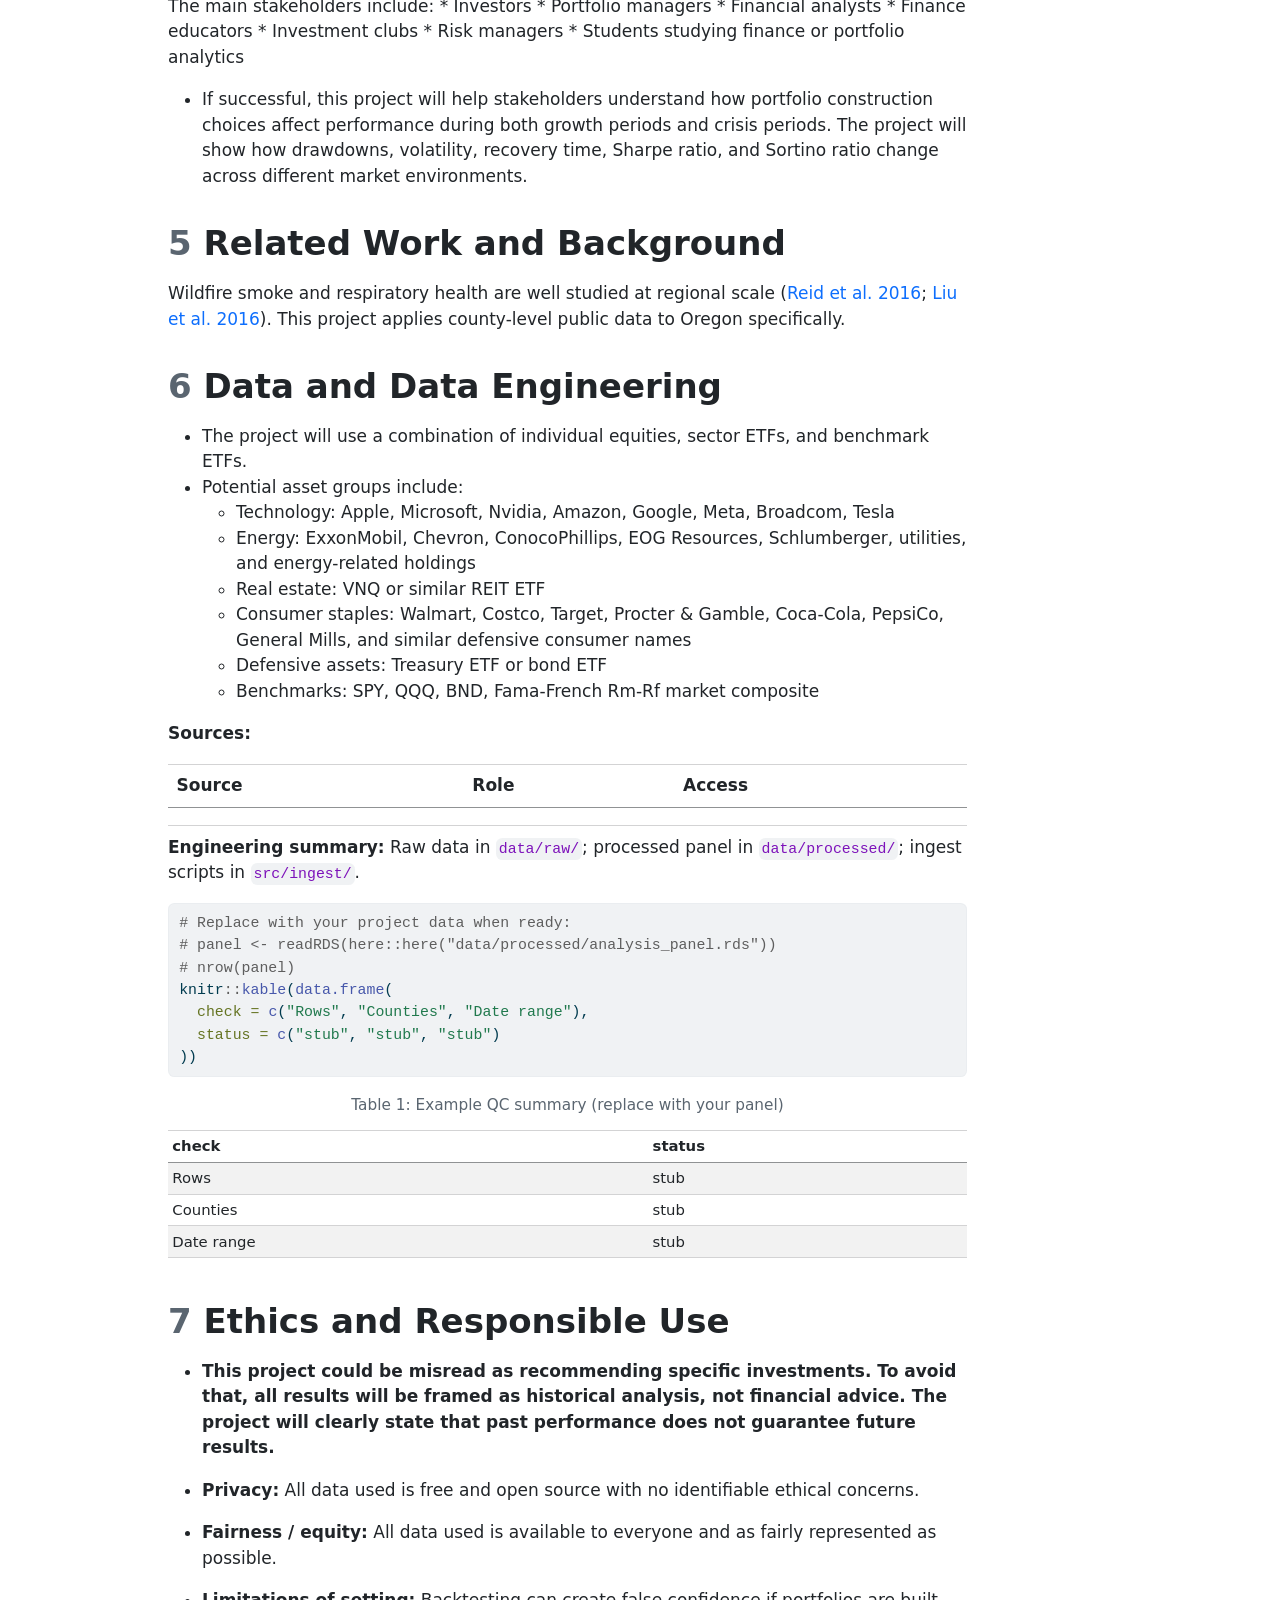
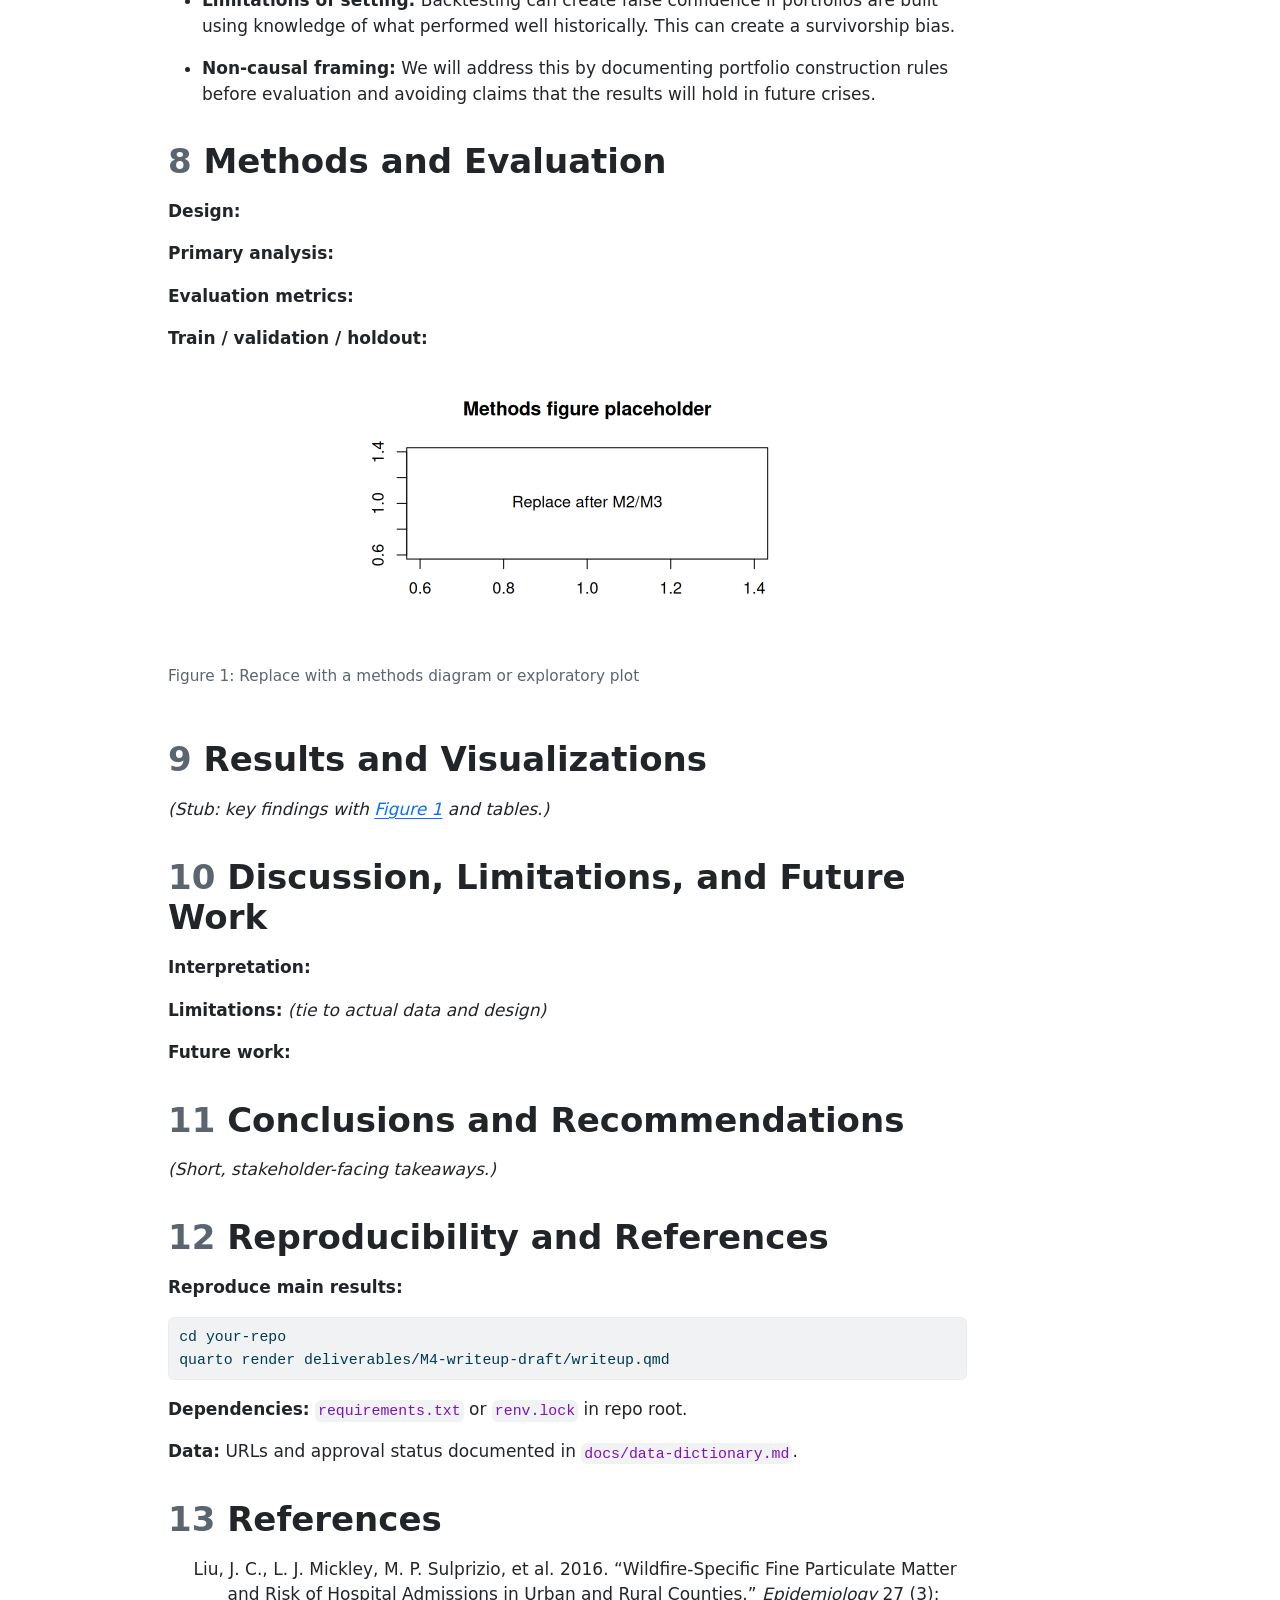
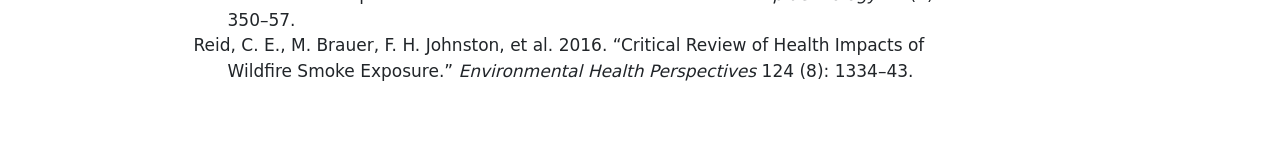
<file: deliverables/M4-writeup-draft/writeup-skeleton.html>
<!DOCTYPE html>
<html xmlns="http://www.w3.org/1999/xhtml" lang="en" xml:lang="en"><head>

<meta charset="utf-8">
<meta name="generator" content="quarto-1.8.27">

<meta name="viewport" content="width=device-width, initial-scale=1.0, user-scalable=yes">

<meta name="author" content="Dane Herrin">
<meta name="author" content="Alexander Jackson">
<meta name="dcterms.date" content="2026-06-09">

<title>Capstone Project Write-Up</title>
<style>
code{white-space: pre-wrap;}
span.smallcaps{font-variant: small-caps;}
div.columns{display: flex; gap: min(4vw, 1.5em);}
div.column{flex: auto; overflow-x: auto;}
div.hanging-indent{margin-left: 1.5em; text-indent: -1.5em;}
ul.task-list{list-style: none;}
ul.task-list li input[type="checkbox"] {
  width: 0.8em;
  margin: 0 0.8em 0.2em -1em; /* quarto-specific, see https://github.com/quarto-dev/quarto-cli/issues/4556 */ 
  vertical-align: middle;
}
/* CSS for syntax highlighting */
html { -webkit-text-size-adjust: 100%; }
pre > code.sourceCode { white-space: pre; position: relative; }
pre > code.sourceCode > span { display: inline-block; line-height: 1.25; }
pre > code.sourceCode > span:empty { height: 1.2em; }
.sourceCode { overflow: visible; }
code.sourceCode > span { color: inherit; text-decoration: inherit; }
div.sourceCode { margin: 1em 0; }
pre.sourceCode { margin: 0; }
@media screen {
div.sourceCode { overflow: auto; }
}
@media print {
pre > code.sourceCode { white-space: pre-wrap; }
pre > code.sourceCode > span { text-indent: -5em; padding-left: 5em; }
}
pre.numberSource code
  { counter-reset: source-line 0; }
pre.numberSource code > span
  { position: relative; left: -4em; counter-increment: source-line; }
pre.numberSource code > span > a:first-child::before
  { content: counter(source-line);
    position: relative; left: -1em; text-align: right; vertical-align: baseline;
    border: none; display: inline-block;
    -webkit-touch-callout: none; -webkit-user-select: none;
    -khtml-user-select: none; -moz-user-select: none;
    -ms-user-select: none; user-select: none;
    padding: 0 4px; width: 4em;
  }
pre.numberSource { margin-left: 3em;  padding-left: 4px; }
div.sourceCode
  {   }
@media screen {
pre > code.sourceCode > span > a:first-child::before { text-decoration: underline; }
}
/* CSS for citations */
div.csl-bib-body { }
div.csl-entry {
  clear: both;
  margin-bottom: 0em;
}
.hanging-indent div.csl-entry {
  margin-left:2em;
  text-indent:-2em;
}
div.csl-left-margin {
  min-width:2em;
  float:left;
}
div.csl-right-inline {
  margin-left:2em;
  padding-left:1em;
}
div.csl-indent {
  margin-left: 2em;
}</style>


<script src="writeup-skeleton_files/libs/clipboard/clipboard.min.js"></script>
<script src="writeup-skeleton_files/libs/quarto-html/quarto.js" type="module"></script>
<script src="writeup-skeleton_files/libs/quarto-html/tabsets/tabsets.js" type="module"></script>
<script src="writeup-skeleton_files/libs/quarto-html/axe/axe-check.js" type="module"></script>
<script src="writeup-skeleton_files/libs/quarto-html/popper.min.js"></script>
<script src="writeup-skeleton_files/libs/quarto-html/tippy.umd.min.js"></script>
<script src="writeup-skeleton_files/libs/quarto-html/anchor.min.js"></script>
<link href="writeup-skeleton_files/libs/quarto-html/tippy.css" rel="stylesheet">
<link href="writeup-skeleton_files/libs/quarto-html/quarto-syntax-highlighting-ed96de9b727972fe78a7b5d16c58bf87.css" rel="stylesheet" id="quarto-text-highlighting-styles">
<script src="writeup-skeleton_files/libs/bootstrap/bootstrap.min.js"></script>
<link href="writeup-skeleton_files/libs/bootstrap/bootstrap-icons.css" rel="stylesheet">
<link href="writeup-skeleton_files/libs/bootstrap/bootstrap-6a385cc6a3e5c704cd6b26fa7b6bdf86.min.css" rel="stylesheet" append-hash="true" id="quarto-bootstrap" data-mode="light">


</head>

<body class="quarto-light">

<div id="quarto-content" class="page-columns page-rows-contents page-layout-article">
<div id="quarto-margin-sidebar" class="sidebar margin-sidebar">
  <nav id="TOC" role="doc-toc" class="toc-active">
    <h2 id="toc-title">Table of contents</h2>
   
  <ul class="collapse">
  <li><a href="#title-team-and-affiliations" id="toc-title-team-and-affiliations" class="nav-link active" data-scroll-target="#title-team-and-affiliations"><span class="header-section-number">1</span> Title, Team, and Affiliations</a></li>
  <li><a href="#abstract" id="toc-abstract" class="nav-link" data-scroll-target="#abstract"><span class="header-section-number">2</span> Abstract</a></li>
  <li><a href="#introduction-problem-and-research-questions" id="toc-introduction-problem-and-research-questions" class="nav-link" data-scroll-target="#introduction-problem-and-research-questions"><span class="header-section-number">3</span> Introduction: Problem and Research Questions</a></li>
  <li><a href="#impact-and-stakeholders" id="toc-impact-and-stakeholders" class="nav-link" data-scroll-target="#impact-and-stakeholders"><span class="header-section-number">4</span> Impact and Stakeholders</a></li>
  <li><a href="#related-work-and-background" id="toc-related-work-and-background" class="nav-link" data-scroll-target="#related-work-and-background"><span class="header-section-number">5</span> Related Work and Background</a></li>
  <li><a href="#data-and-data-engineering" id="toc-data-and-data-engineering" class="nav-link" data-scroll-target="#data-and-data-engineering"><span class="header-section-number">6</span> Data and Data Engineering</a></li>
  <li><a href="#ethics-and-responsible-use" id="toc-ethics-and-responsible-use" class="nav-link" data-scroll-target="#ethics-and-responsible-use"><span class="header-section-number">7</span> Ethics and Responsible Use</a></li>
  <li><a href="#methods-and-evaluation" id="toc-methods-and-evaluation" class="nav-link" data-scroll-target="#methods-and-evaluation"><span class="header-section-number">8</span> Methods and Evaluation</a></li>
  <li><a href="#results-and-visualizations" id="toc-results-and-visualizations" class="nav-link" data-scroll-target="#results-and-visualizations"><span class="header-section-number">9</span> Results and Visualizations</a></li>
  <li><a href="#discussion-limitations-and-future-work" id="toc-discussion-limitations-and-future-work" class="nav-link" data-scroll-target="#discussion-limitations-and-future-work"><span class="header-section-number">10</span> Discussion, Limitations, and Future Work</a></li>
  <li><a href="#conclusions-and-recommendations" id="toc-conclusions-and-recommendations" class="nav-link" data-scroll-target="#conclusions-and-recommendations"><span class="header-section-number">11</span> Conclusions and Recommendations</a></li>
  <li><a href="#reproducibility-and-references" id="toc-reproducibility-and-references" class="nav-link" data-scroll-target="#reproducibility-and-references"><span class="header-section-number">12</span> Reproducibility and References</a></li>
  <li><a href="#references" id="toc-references" class="nav-link" data-scroll-target="#references"><span class="header-section-number">13</span> References</a></li>
  </ul>
<div class="quarto-alternate-formats"><h2>Other Formats</h2><ul><li><a href="../../writeup-skeleton.pdf"><i class="bi bi-file-pdf"></i>PDF</a></li></ul></div></nav>
</div>
<main class="content" id="quarto-document-content">

<header id="title-block-header" class="quarto-title-block default">
<div class="quarto-title">
<h1 class="title">Capstone Project Write-Up</h1>
<p class="subtitle lead">Portfolio Resilience: Backtesting Asset Allocation Strategies During Financial Crises</p>
</div>



<div class="quarto-title-meta">

    <div>
    <div class="quarto-title-meta-heading">Authors</div>
    <div class="quarto-title-meta-contents">
             <p>Dane Herrin </p>
             <p>Alexander Jackson </p>
          </div>
  </div>
    
    <div>
    <div class="quarto-title-meta-heading">Published</div>
    <div class="quarto-title-meta-contents">
      <p class="date">June 9, 2026</p>
    </div>
  </div>
  
    
  </div>
  


</header>


<!--
  DATA 510 write-up skeleton (Week 5 Quarto lecture).

  Copy this file to your DS3 repo:
    deliverables/M4-writeup-draft/writeup.qmd

  Week 5: paste prose from your M1 proposal into Introduction, Data, Ethics, Methods.
  Week 7+: replace stubs with real results from notebooks/ and src/.
  Week 12 (M4): methods and findings should be stable; render PDF + HTML for submission.
-->
<section id="title-team-and-affiliations" class="level1" data-number="1">
<h1 data-number="1"><span class="header-section-number">1</span> Title, Team, and Affiliations</h1>
<p><strong>Project title:</strong> <em>(same as charter)</em></p>
<table class="caption-top table">
<thead>
<tr class="header">
<th>Name</th>
<th>Role</th>
<th>Willamette email</th>
</tr>
</thead>
<tbody>
<tr class="odd">
<td></td>
<td>Dane Herrin dmherrin@willamette.edu</td>
<td></td>
</tr>
<tr class="even">
<td></td>
<td>Alex Jackson</td>
<td></td>
</tr>
<tr class="odd">
<td></td>
<td></td>
<td></td>
</tr>
<tr class="even">
<td></td>
<td></td>
<td></td>
</tr>
</tbody>
</table>
<p><strong>Peer Stakeholder POs:</strong> <em>(from lookup)</em></p>
<p><strong>Repository:</strong> <code>https://github.com/your-org/data510--Quant-Back-Testing-</code></p>
</section>
<section id="abstract" class="level1" data-number="2">
<h1 data-number="2"><span class="header-section-number">2</span> Abstract</h1>
<p><em>(150 to 250 words after you have results. Summarize: problem, approach, key finding, impact, limitation. Write this section last.)</em></p>
</section>
<section id="introduction-problem-and-research-questions" class="level1" data-number="3">
<h1 data-number="3"><span class="header-section-number">3</span> Introduction: Problem and Research Questions</h1>
<p>Many stakeholders evaluate portfolios based on expected returns, recent performance, or exposure to popular sectors. However, financial crises often reveal risks that are not obvious during normal market conditions. Portfolios that appear strong during growth years may become fragile when volatility rises, correlations shift, and drawdowns accelerate. This project focuses on backtesting different portfolios across periods of financial stress. The goal is to evaluate how different sectors and asset classes behave during crisis periods compared to normal market conditions. The project will compare return potential, downside protection, volatility, recovery behavior, and risk-adjusted performance across multiple portfolio strategies.</p>
<p><strong>Problem statement:</strong> Stakeholders often construct or evaluate portfolios based on expected gains without fully understanding how those portfolios behave during financial crises and periods of market uncertainty.</p>
<p><strong>Primary research question:</strong> How can portfolio optimization help stakeholders construct portfolios that preserve return potential while reducing drawdowns during periods of financial crisis and market uncertainty?</p>
<p><strong>Secondary questions (if any):</strong> Do drawdown-resistant portfolios experience significantly lower gains during growth years compared to regular market indexes? How does portfolio performance during crisis periods compare to performance during normal market conditions? How are Sharpe and Sortino ratios affected during periods of uncertainty compared to periods of growth? How do different asset classes and sectors, such as technology, energy, real estate, consumer stapl</p>
<p><strong>Changes since M1 proposal:</strong> <em>none yet</em></p>
</section>
<section id="impact-and-stakeholders" class="level1" data-number="4">
<h1 data-number="4"><span class="header-section-number">4</span> Impact and Stakeholders</h1>
<p>The main stakeholders include: * Investors * Portfolio managers * Financial analysts * Finance educators * Investment clubs * Risk managers * Students studying finance or portfolio analytics</p>
<ul>
<li>If successful, this project will help stakeholders understand how portfolio construction choices affect performance during both growth periods and crisis periods. The project will show how drawdowns, volatility, recovery time, Sharpe ratio, and Sortino ratio change across different market environments.</li>
</ul>
</section>
<section id="related-work-and-background" class="level1" data-number="5">
<h1 data-number="5"><span class="header-section-number">5</span> Related Work and Background</h1>
<!-- Brief cited context. Example: -->
<p>Wildfire smoke and respiratory health are well studied at regional scale <span class="citation" data-cites="reid2016 liu2016">(<a href="#ref-reid2016" role="doc-biblioref">Reid et al. 2016</a>; <a href="#ref-liu2016" role="doc-biblioref">Liu et al. 2016</a>)</span>. This project applies county-level public data to Oregon specifically.</p>
</section>
<section id="data-and-data-engineering" class="level1" data-number="6">
<h1 data-number="6"><span class="header-section-number">6</span> Data and Data Engineering</h1>
<ul>
<li>The project will use a combination of individual equities, sector ETFs, and benchmark ETFs.</li>
<li>Potential asset groups include:
<ul>
<li>Technology: Apple, Microsoft, Nvidia, Amazon, Google, Meta, Broadcom, Tesla</li>
<li>Energy: ExxonMobil, Chevron, ConocoPhillips, EOG Resources, Schlumberger, utilities, and energy-related holdings</li>
<li>Real estate: VNQ or similar REIT ETF</li>
<li>Consumer staples: Walmart, Costco, Target, Procter &amp; Gamble, Coca-Cola, PepsiCo, General Mills, and similar defensive consumer names</li>
<li>Defensive assets: Treasury ETF or bond ETF</li>
<li>Benchmarks: SPY, QQQ, BND, Fama-French Rm-Rf market composite</li>
</ul></li>
</ul>
<p><strong>Sources:</strong></p>
<table class="caption-top table">
<thead>
<tr class="header">
<th>Source</th>
<th>Role</th>
<th>Access</th>
</tr>
</thead>
<tbody>
<tr class="odd">
<td></td>
<td></td>
<td></td>
</tr>
</tbody>
</table>
<p><strong>Engineering summary:</strong> Raw data in <code>data/raw/</code>; processed panel in <code>data/processed/</code>; ingest scripts in <code>src/ingest/</code>.</p>
<div class="cell">
<div class="code-copy-outer-scaffold"><div class="sourceCode cell-code" id="cb1"><pre class="sourceCode r code-with-copy"><code class="sourceCode r"><span id="cb1-1"><a href="#cb1-1" aria-hidden="true" tabindex="-1"></a><span class="co"># Replace with your project data when ready:</span></span>
<span id="cb1-2"><a href="#cb1-2" aria-hidden="true" tabindex="-1"></a><span class="co"># panel &lt;- readRDS(here::here("data/processed/analysis_panel.rds"))</span></span>
<span id="cb1-3"><a href="#cb1-3" aria-hidden="true" tabindex="-1"></a><span class="co"># nrow(panel)</span></span>
<span id="cb1-4"><a href="#cb1-4" aria-hidden="true" tabindex="-1"></a>knitr<span class="sc">::</span><span class="fu">kable</span>(<span class="fu">data.frame</span>(</span>
<span id="cb1-5"><a href="#cb1-5" aria-hidden="true" tabindex="-1"></a>  <span class="at">check =</span> <span class="fu">c</span>(<span class="st">"Rows"</span>, <span class="st">"Counties"</span>, <span class="st">"Date range"</span>),</span>
<span id="cb1-6"><a href="#cb1-6" aria-hidden="true" tabindex="-1"></a>  <span class="at">status =</span> <span class="fu">c</span>(<span class="st">"stub"</span>, <span class="st">"stub"</span>, <span class="st">"stub"</span>)</span>
<span id="cb1-7"><a href="#cb1-7" aria-hidden="true" tabindex="-1"></a>))</span></code></pre></div><button title="Copy to Clipboard" class="code-copy-button"><i class="bi"></i></button></div>
<div id="tbl-data-qc" class="cell quarto-float quarto-figure quarto-figure-center anchored">
<figure class="quarto-float quarto-float-tbl figure">
<figcaption class="quarto-float-caption-top quarto-float-caption quarto-float-tbl" id="tbl-data-qc-caption-0ceaefa1-69ba-4598-a22c-09a6ac19f8ca">
Table&nbsp;1: Example QC summary (replace with your panel)
</figcaption>
<div aria-describedby="tbl-data-qc-caption-0ceaefa1-69ba-4598-a22c-09a6ac19f8ca">
<div class="cell-output-display">
<table class="do-not-create-environment cell caption-top table table-sm table-striped small">
<thead>
<tr class="header">
<th style="text-align: left;">check</th>
<th style="text-align: left;">status</th>
</tr>
</thead>
<tbody>
<tr class="odd">
<td style="text-align: left;">Rows</td>
<td style="text-align: left;">stub</td>
</tr>
<tr class="even">
<td style="text-align: left;">Counties</td>
<td style="text-align: left;">stub</td>
</tr>
<tr class="odd">
<td style="text-align: left;">Date range</td>
<td style="text-align: left;">stub</td>
</tr>
</tbody>
</table>
</div>
</div>
</figure>
</div>
</div>
</section>
<section id="ethics-and-responsible-use" class="level1" data-number="7">
<h1 data-number="7"><span class="header-section-number">7</span> Ethics and Responsible Use</h1>
<ul>
<li><p><strong>This project could be misread as recommending specific investments. To avoid that, all results will be framed as historical analysis, not financial advice. The project will clearly state that past performance does not guarantee future results.</strong></p></li>
<li><p><strong>Privacy:</strong> All data used is free and open source with no identifiable ethical concerns.</p></li>
<li><p><strong>Fairness / equity:</strong> All data used is available to everyone and as fairly represented as possible.</p></li>
<li><p><strong>Limitations of setting:</strong> Backtesting can create false confidence if portfolios are built using knowledge of what performed well historically. This can create a survivorship bias.</p></li>
<li><p><strong>Non-causal framing:</strong> We will address this by documenting portfolio construction rules before evaluation and avoiding claims that the results will hold in future crises.</p></li>
</ul>
</section>
<section id="methods-and-evaluation" class="level1" data-number="8">
<h1 data-number="8"><span class="header-section-number">8</span> Methods and Evaluation</h1>
<!-- Paste from M1 Section 6; tighten once analysis is fixed. -->
<p><strong>Design:</strong></p>
<p><strong>Primary analysis:</strong></p>
<p><strong>Evaluation metrics:</strong></p>
<p><strong>Train / validation / holdout:</strong></p>
<div class="cell">
<div class="cell-output-display">
<div id="fig-methods-placeholder" class="quarto-float quarto-figure quarto-figure-center anchored">
<figure class="quarto-float quarto-float-fig figure">
<div aria-describedby="fig-methods-placeholder-caption-0ceaefa1-69ba-4598-a22c-09a6ac19f8ca">
<img src="writeup-skeleton_files/figure-html/fig-methods-placeholder-1.png" class="img-fluid figure-img" width="480">
</div>
<figcaption class="quarto-float-caption-bottom quarto-float-caption quarto-float-fig" id="fig-methods-placeholder-caption-0ceaefa1-69ba-4598-a22c-09a6ac19f8ca">
Figure&nbsp;1: Replace with a methods diagram or exploratory plot
</figcaption>
</figure>
</div>
</div>
</div>
</section>
<section id="results-and-visualizations" class="level1" data-number="9">
<h1 data-number="9"><span class="header-section-number">9</span> Results and Visualizations</h1>
<!-- Fill after M2 data summary and M3 poster figures. -->
<p><em>(Stub: key findings with <a href="#fig-methods-placeholder" class="quarto-xref">Figure&nbsp;1</a> and tables.)</em></p>
</section>
<section id="discussion-limitations-and-future-work" class="level1" data-number="10">
<h1 data-number="10"><span class="header-section-number">10</span> Discussion, Limitations, and Future Work</h1>
<p><strong>Interpretation:</strong></p>
<p><strong>Limitations:</strong> <em>(tie to actual data and design)</em></p>
<p><strong>Future work:</strong></p>
</section>
<section id="conclusions-and-recommendations" class="level1" data-number="11">
<h1 data-number="11"><span class="header-section-number">11</span> Conclusions and Recommendations</h1>
<p><em>(Short, stakeholder-facing takeaways.)</em></p>
</section>
<section id="reproducibility-and-references" class="level1" data-number="12">
<h1 data-number="12"><span class="header-section-number">12</span> Reproducibility and References</h1>
<p><strong>Reproduce main results:</strong></p>
<div class="code-copy-outer-scaffold"><div class="sourceCode" id="cb2"><pre class="sourceCode bash code-with-copy"><code class="sourceCode bash"><span id="cb2-1"><a href="#cb2-1" aria-hidden="true" tabindex="-1"></a><span class="bu">cd</span> your-repo</span>
<span id="cb2-2"><a href="#cb2-2" aria-hidden="true" tabindex="-1"></a><span class="ex">quarto</span> render deliverables/M4-writeup-draft/writeup.qmd</span></code></pre></div><button title="Copy to Clipboard" class="code-copy-button"><i class="bi"></i></button></div>
<p><strong>Dependencies:</strong> <code>requirements.txt</code> or <code>renv.lock</code> in repo root.</p>
<p><strong>Data:</strong> URLs and approval status documented in <code>docs/data-dictionary.md</code>.</p>
</section>
<section id="references" class="level1" data-number="13">
<h1 data-number="13"><span class="header-section-number">13</span> References</h1>
<div id="refs" class="references csl-bib-body hanging-indent" data-entry-spacing="0" role="list">
<div id="ref-liu2016" class="csl-entry" role="listitem">
Liu, J. C., L. J. Mickley, M. P. Sulprizio, et al. 2016. <span>“Wildfire-Specific Fine Particulate Matter and Risk of Hospital Admissions in Urban and Rural Counties.”</span> <em>Epidemiology</em> 27 (3): 350–57.
</div>
<div id="ref-reid2016" class="csl-entry" role="listitem">
Reid, C. E., M. Brauer, F. H. Johnston, et al. 2016. <span>“Critical Review of Health Impacts of Wildfire Smoke Exposure.”</span> <em>Environmental Health Perspectives</em> 124 (8): 1334–43.
</div>
</div>
<!-- Create refs.bib alongside this file. Example entries: -->
<!--
@article{liu2016,
  title={Wildfire-specific fine particulate matter and risk of hospital admissions in urban and rural counties},
  author={Liu, J. C. and others},
  journal={Epidemiology},
  year={2016}
}

@article{reid2016,
  title={Critical review of health impacts of wildfire smoke exposure},
  author={Reid, C. E. and others},
  journal={Environmental Health Perspectives},
  year={2016}
}
-->
</section>

</main>
<!-- /main column -->
<script id="quarto-html-after-body" type="application/javascript">
  window.document.addEventListener("DOMContentLoaded", function (event) {
    const icon = "";
    const anchorJS = new window.AnchorJS();
    anchorJS.options = {
      placement: 'right',
      icon: icon
    };
    anchorJS.add('.anchored');
    const isCodeAnnotation = (el) => {
      for (const clz of el.classList) {
        if (clz.startsWith('code-annotation-')) {                     
          return true;
        }
      }
      return false;
    }
    const onCopySuccess = function(e) {
      // button target
      const button = e.trigger;
      // don't keep focus
      button.blur();
      // flash "checked"
      button.classList.add('code-copy-button-checked');
      var currentTitle = button.getAttribute("title");
      button.setAttribute("title", "Copied!");
      let tooltip;
      if (window.bootstrap) {
        button.setAttribute("data-bs-toggle", "tooltip");
        button.setAttribute("data-bs-placement", "left");
        button.setAttribute("data-bs-title", "Copied!");
        tooltip = new bootstrap.Tooltip(button, 
          { trigger: "manual", 
            customClass: "code-copy-button-tooltip",
            offset: [0, -8]});
        tooltip.show();    
      }
      setTimeout(function() {
        if (tooltip) {
          tooltip.hide();
          button.removeAttribute("data-bs-title");
          button.removeAttribute("data-bs-toggle");
          button.removeAttribute("data-bs-placement");
        }
        button.setAttribute("title", currentTitle);
        button.classList.remove('code-copy-button-checked');
      }, 1000);
      // clear code selection
      e.clearSelection();
    }
    const getTextToCopy = function(trigger) {
      const outerScaffold = trigger.parentElement.cloneNode(true);
      const codeEl = outerScaffold.querySelector('code');
      for (const childEl of codeEl.children) {
        if (isCodeAnnotation(childEl)) {
          childEl.remove();
        }
      }
      return codeEl.innerText;
    }
    const clipboard = new window.ClipboardJS('.code-copy-button:not([data-in-quarto-modal])', {
      text: getTextToCopy
    });
    clipboard.on('success', onCopySuccess);
    if (window.document.getElementById('quarto-embedded-source-code-modal')) {
      const clipboardModal = new window.ClipboardJS('.code-copy-button[data-in-quarto-modal]', {
        text: getTextToCopy,
        container: window.document.getElementById('quarto-embedded-source-code-modal')
      });
      clipboardModal.on('success', onCopySuccess);
    }
      var localhostRegex = new RegExp(/^(?:http|https):\/\/localhost\:?[0-9]*\//);
      var mailtoRegex = new RegExp(/^mailto:/);
        var filterRegex = new RegExp('/' + window.location.host + '/');
      var isInternal = (href) => {
          return filterRegex.test(href) || localhostRegex.test(href) || mailtoRegex.test(href);
      }
      // Inspect non-navigation links and adorn them if external
     var links = window.document.querySelectorAll('a[href]:not(.nav-link):not(.navbar-brand):not(.toc-action):not(.sidebar-link):not(.sidebar-item-toggle):not(.pagination-link):not(.no-external):not([aria-hidden]):not(.dropdown-item):not(.quarto-navigation-tool):not(.about-link)');
      for (var i=0; i<links.length; i++) {
        const link = links[i];
        if (!isInternal(link.href)) {
          // undo the damage that might have been done by quarto-nav.js in the case of
          // links that we want to consider external
          if (link.dataset.originalHref !== undefined) {
            link.href = link.dataset.originalHref;
          }
        }
      }
    function tippyHover(el, contentFn, onTriggerFn, onUntriggerFn) {
      const config = {
        allowHTML: true,
        maxWidth: 500,
        delay: 100,
        arrow: false,
        appendTo: function(el) {
            return el.parentElement;
        },
        interactive: true,
        interactiveBorder: 10,
        theme: 'quarto',
        placement: 'bottom-start',
      };
      if (contentFn) {
        config.content = contentFn;
      }
      if (onTriggerFn) {
        config.onTrigger = onTriggerFn;
      }
      if (onUntriggerFn) {
        config.onUntrigger = onUntriggerFn;
      }
      window.tippy(el, config); 
    }
    const noterefs = window.document.querySelectorAll('a[role="doc-noteref"]');
    for (var i=0; i<noterefs.length; i++) {
      const ref = noterefs[i];
      tippyHover(ref, function() {
        // use id or data attribute instead here
        let href = ref.getAttribute('data-footnote-href') || ref.getAttribute('href');
        try { href = new URL(href).hash; } catch {}
        const id = href.replace(/^#\/?/, "");
        const note = window.document.getElementById(id);
        if (note) {
          return note.innerHTML;
        } else {
          return "";
        }
      });
    }
    const xrefs = window.document.querySelectorAll('a.quarto-xref');
    const processXRef = (id, note) => {
      // Strip column container classes
      const stripColumnClz = (el) => {
        el.classList.remove("page-full", "page-columns");
        if (el.children) {
          for (const child of el.children) {
            stripColumnClz(child);
          }
        }
      }
      stripColumnClz(note)
      if (id === null || id.startsWith('sec-')) {
        // Special case sections, only their first couple elements
        const container = document.createElement("div");
        if (note.children && note.children.length > 2) {
          container.appendChild(note.children[0].cloneNode(true));
          for (let i = 1; i < note.children.length; i++) {
            const child = note.children[i];
            if (child.tagName === "P" && child.innerText === "") {
              continue;
            } else {
              container.appendChild(child.cloneNode(true));
              break;
            }
          }
          if (window.Quarto?.typesetMath) {
            window.Quarto.typesetMath(container);
          }
          return container.innerHTML
        } else {
          if (window.Quarto?.typesetMath) {
            window.Quarto.typesetMath(note);
          }
          return note.innerHTML;
        }
      } else {
        // Remove any anchor links if they are present
        const anchorLink = note.querySelector('a.anchorjs-link');
        if (anchorLink) {
          anchorLink.remove();
        }
        if (window.Quarto?.typesetMath) {
          window.Quarto.typesetMath(note);
        }
        if (note.classList.contains("callout")) {
          return note.outerHTML;
        } else {
          return note.innerHTML;
        }
      }
    }
    for (var i=0; i<xrefs.length; i++) {
      const xref = xrefs[i];
      tippyHover(xref, undefined, function(instance) {
        instance.disable();
        let url = xref.getAttribute('href');
        let hash = undefined; 
        if (url.startsWith('#')) {
          hash = url;
        } else {
          try { hash = new URL(url).hash; } catch {}
        }
        if (hash) {
          const id = hash.replace(/^#\/?/, "");
          const note = window.document.getElementById(id);
          if (note !== null) {
            try {
              const html = processXRef(id, note.cloneNode(true));
              instance.setContent(html);
            } finally {
              instance.enable();
              instance.show();
            }
          } else {
            // See if we can fetch this
            fetch(url.split('#')[0])
            .then(res => res.text())
            .then(html => {
              const parser = new DOMParser();
              const htmlDoc = parser.parseFromString(html, "text/html");
              const note = htmlDoc.getElementById(id);
              if (note !== null) {
                const html = processXRef(id, note);
                instance.setContent(html);
              } 
            }).finally(() => {
              instance.enable();
              instance.show();
            });
          }
        } else {
          // See if we can fetch a full url (with no hash to target)
          // This is a special case and we should probably do some content thinning / targeting
          fetch(url)
          .then(res => res.text())
          .then(html => {
            const parser = new DOMParser();
            const htmlDoc = parser.parseFromString(html, "text/html");
            const note = htmlDoc.querySelector('main.content');
            if (note !== null) {
              // This should only happen for chapter cross references
              // (since there is no id in the URL)
              // remove the first header
              if (note.children.length > 0 && note.children[0].tagName === "HEADER") {
                note.children[0].remove();
              }
              const html = processXRef(null, note);
              instance.setContent(html);
            } 
          }).finally(() => {
            instance.enable();
            instance.show();
          });
        }
      }, function(instance) {
      });
    }
        let selectedAnnoteEl;
        const selectorForAnnotation = ( cell, annotation) => {
          let cellAttr = 'data-code-cell="' + cell + '"';
          let lineAttr = 'data-code-annotation="' +  annotation + '"';
          const selector = 'span[' + cellAttr + '][' + lineAttr + ']';
          return selector;
        }
        const selectCodeLines = (annoteEl) => {
          const doc = window.document;
          const targetCell = annoteEl.getAttribute("data-target-cell");
          const targetAnnotation = annoteEl.getAttribute("data-target-annotation");
          const annoteSpan = window.document.querySelector(selectorForAnnotation(targetCell, targetAnnotation));
          const lines = annoteSpan.getAttribute("data-code-lines").split(",");
          const lineIds = lines.map((line) => {
            return targetCell + "-" + line;
          })
          let top = null;
          let height = null;
          let parent = null;
          if (lineIds.length > 0) {
              //compute the position of the single el (top and bottom and make a div)
              const el = window.document.getElementById(lineIds[0]);
              top = el.offsetTop;
              height = el.offsetHeight;
              parent = el.parentElement.parentElement;
            if (lineIds.length > 1) {
              const lastEl = window.document.getElementById(lineIds[lineIds.length - 1]);
              const bottom = lastEl.offsetTop + lastEl.offsetHeight;
              height = bottom - top;
            }
            if (top !== null && height !== null && parent !== null) {
              // cook up a div (if necessary) and position it 
              let div = window.document.getElementById("code-annotation-line-highlight");
              if (div === null) {
                div = window.document.createElement("div");
                div.setAttribute("id", "code-annotation-line-highlight");
                div.style.position = 'absolute';
                parent.appendChild(div);
              }
              div.style.top = top - 2 + "px";
              div.style.height = height + 4 + "px";
              div.style.left = 0;
              let gutterDiv = window.document.getElementById("code-annotation-line-highlight-gutter");
              if (gutterDiv === null) {
                gutterDiv = window.document.createElement("div");
                gutterDiv.setAttribute("id", "code-annotation-line-highlight-gutter");
                gutterDiv.style.position = 'absolute';
                const codeCell = window.document.getElementById(targetCell);
                const gutter = codeCell.querySelector('.code-annotation-gutter');
                gutter.appendChild(gutterDiv);
              }
              gutterDiv.style.top = top - 2 + "px";
              gutterDiv.style.height = height + 4 + "px";
            }
            selectedAnnoteEl = annoteEl;
          }
        };
        const unselectCodeLines = () => {
          const elementsIds = ["code-annotation-line-highlight", "code-annotation-line-highlight-gutter"];
          elementsIds.forEach((elId) => {
            const div = window.document.getElementById(elId);
            if (div) {
              div.remove();
            }
          });
          selectedAnnoteEl = undefined;
        };
          // Handle positioning of the toggle
      window.addEventListener(
        "resize",
        throttle(() => {
          elRect = undefined;
          if (selectedAnnoteEl) {
            selectCodeLines(selectedAnnoteEl);
          }
        }, 10)
      );
      function throttle(fn, ms) {
      let throttle = false;
      let timer;
        return (...args) => {
          if(!throttle) { // first call gets through
              fn.apply(this, args);
              throttle = true;
          } else { // all the others get throttled
              if(timer) clearTimeout(timer); // cancel #2
              timer = setTimeout(() => {
                fn.apply(this, args);
                timer = throttle = false;
              }, ms);
          }
        };
      }
        // Attach click handler to the DT
        const annoteDls = window.document.querySelectorAll('dt[data-target-cell]');
        for (const annoteDlNode of annoteDls) {
          annoteDlNode.addEventListener('click', (event) => {
            const clickedEl = event.target;
            if (clickedEl !== selectedAnnoteEl) {
              unselectCodeLines();
              const activeEl = window.document.querySelector('dt[data-target-cell].code-annotation-active');
              if (activeEl) {
                activeEl.classList.remove('code-annotation-active');
              }
              selectCodeLines(clickedEl);
              clickedEl.classList.add('code-annotation-active');
            } else {
              // Unselect the line
              unselectCodeLines();
              clickedEl.classList.remove('code-annotation-active');
            }
          });
        }
    const findCites = (el) => {
      const parentEl = el.parentElement;
      if (parentEl) {
        const cites = parentEl.dataset.cites;
        if (cites) {
          return {
            el,
            cites: cites.split(' ')
          };
        } else {
          return findCites(el.parentElement)
        }
      } else {
        return undefined;
      }
    };
    var bibliorefs = window.document.querySelectorAll('a[role="doc-biblioref"]');
    for (var i=0; i<bibliorefs.length; i++) {
      const ref = bibliorefs[i];
      const citeInfo = findCites(ref);
      if (citeInfo) {
        tippyHover(citeInfo.el, function() {
          var popup = window.document.createElement('div');
          citeInfo.cites.forEach(function(cite) {
            var citeDiv = window.document.createElement('div');
            citeDiv.classList.add('hanging-indent');
            citeDiv.classList.add('csl-entry');
            var biblioDiv = window.document.getElementById('ref-' + cite);
            if (biblioDiv) {
              citeDiv.innerHTML = biblioDiv.innerHTML;
            }
            popup.appendChild(citeDiv);
          });
          return popup.innerHTML;
        });
      }
    }
  });
  </script>
</div> <!-- /content -->




</body></html>
</file>
<file: docs/assets/css/style.css>
/* ===========================================================
   Risky Business — capstone site stylesheet
   Palette: ink navy ground, gold (growth), rose (drawdown), teal (defense)
   Type: Fraunces (display) / Inter (body) / JetBrains Mono (data)
=========================================================== */

:root {
  --ink:        #0d1117;
  --panel:      #141a24;
  --panel-2:    #191f2b;
  --line:       #262f3d;
  --line-soft:  #1c2431;
  --text:       #e9edf3;
  --muted:      #8fa0b8;
  --muted-2:    #5f7086;

  --gold:       #cd9a3a;
  --gold-soft:  rgba(205,154,58,0.14);
  --rose:       #c1584c;
  --rose-soft:  rgba(193,88,76,0.14);
  --teal:       #4f9d92;
  --teal-soft:  rgba(79,157,146,0.14);
  --blue:       #6f93c9;

  --radius: 3px;
  --maxw: 1080px;

  --font-display: "Fraunces", Georgia, serif;
  --font-body: "Inter", -apple-system, BlinkMacSystemFont, "Segoe UI", sans-serif;
  --font-mono: "JetBrains Mono", "IBM Plex Mono", monospace;
}

* { box-sizing: border-box; }

html { scroll-behavior: smooth; }

@media (prefers-reduced-motion: reduce) {
  html { scroll-behavior: auto; }
  * { animation-duration: 0.01ms !important; transition-duration: 0.01ms !important; }
}

body {
  margin: 0;
  background: var(--ink);
  color: var(--text);
  font-family: var(--font-body);
  font-size: 16px;
  line-height: 1.6;
  -webkit-font-smoothing: antialiased;
}

a { color: var(--gold); text-decoration: none; }
a:hover { text-decoration: underline; text-underline-offset: 3px; }
a:focus-visible, button:focus-visible {
  outline: 2px solid var(--gold);
  outline-offset: 3px;
}

img { max-width: 100%; display: block; }

.wrap {
  max-width: var(--maxw);
  margin: 0 auto;
  padding: 0 24px;
}

/* ---------- Regime ledger strip (signature element) ---------- */
.ledger {
  display: flex;
  width: 100%;
  height: 34px;
  border-bottom: 1px solid var(--line);
}
.ledger-seg {
  height: 100%;
  border-right: 1px solid var(--ink);
  position: relative;
}
.ledger-seg:last-child { border-right: none; }
.ledger-seg.growth { background: var(--gold-soft); }
.ledger-seg.crisis { background: var(--rose-soft); }
.ledger-seg.steady { background: var(--teal-soft); }
.ledger-seg span {
  position: absolute;
  bottom: 3px;
  left: 6px;
  font-family: var(--font-mono);
  font-size: 9px;
  letter-spacing: 0.02em;
  color: var(--muted);
  white-space: nowrap;
  overflow: hidden;
}
.ledger-seg.growth span { color: var(--gold); }
.ledger-seg.crisis span { color: var(--rose); }
.ledger-seg.steady span { color: var(--teal); }
.ledger-key {
  display: flex;
  gap: 18px;
  flex-wrap: wrap;
  padding: 8px 0 0;
  font-family: var(--font-mono);
  font-size: 11px;
  color: var(--muted);
}
.ledger-key i { display: inline-block; width: 9px; height: 9px; margin-right: 6px; vertical-align: -1px; }
.ledger-key .dot-growth { background: var(--gold); }
.ledger-key .dot-crisis { background: var(--rose); }
.ledger-key .dot-steady { background: var(--teal); }

/* ---------- Nav ---------- */
header.site {
  border-bottom: 1px solid var(--line);
  background: var(--ink);
  position: sticky;
  top: 0;
  z-index: 20;
}
nav.site {
  display: flex;
  align-items: center;
  justify-content: space-between;
  padding: 16px 0;
  gap: 16px;
  flex-wrap: wrap;
}
.brand {
  font-family: var(--font-display);
  font-weight: 600;
  font-size: 18px;
  color: var(--text);
  letter-spacing: 0.01em;
}
.brand em { color: var(--gold); font-style: normal; }
.navlinks {
  display: flex;
  gap: 22px;
  font-size: 13px;
  font-family: var(--font-mono);
  letter-spacing: 0.02em;
  flex-wrap: wrap;
}
.navlinks a { color: var(--muted); }
.navlinks a:hover, .navlinks a.active { color: var(--gold); text-decoration: none; }

/* ---------- Hero ---------- */
.hero {
  padding: 64px 0 40px;
  border-bottom: 1px solid var(--line);
}
.eyebrow {
  font-family: var(--font-mono);
  font-size: 12px;
  letter-spacing: 0.08em;
  text-transform: uppercase;
  color: var(--gold);
  margin-bottom: 18px;
}
h1.title {
  font-family: var(--font-display);
  font-weight: 600;
  font-size: clamp(32px, 5vw, 52px);
  line-height: 1.08;
  margin: 0 0 10px;
  color: var(--text);
}
h2.subtitle {
  font-family: var(--font-display);
  font-weight: 400;
  font-style: italic;
  font-size: clamp(17px, 2.2vw, 22px);
  color: var(--muted);
  margin: 0 0 22px;
  max-width: 46em;
}
.byline {
  font-family: var(--font-mono);
  font-size: 13px;
  color: var(--muted-2);
  margin-bottom: 26px;
}
.byline strong { color: var(--text); font-weight: 500; }
p.lede {
  font-size: 17px;
  color: var(--text);
  max-width: 62em;
  margin: 0 0 30px;
}
p.lede .num { color: var(--gold); font-family: var(--font-mono); }

.cta-row { display: flex; gap: 12px; flex-wrap: wrap; }
.btn {
  display: inline-flex;
  align-items: center;
  gap: 8px;
  padding: 11px 18px;
  border-radius: var(--radius);
  font-family: var(--font-mono);
  font-size: 13px;
  letter-spacing: 0.01em;
  border: 1px solid var(--line);
  color: var(--text);
}
.btn:hover { text-decoration: none; border-color: var(--gold); color: var(--gold); }
.btn.primary { background: var(--gold); border-color: var(--gold); color: #1a1406; font-weight: 600; }
.btn.primary:hover { background: #dfab48; color: #1a1406; }

/* ---------- Stat strip ---------- */
.stats {
  display: grid;
  grid-template-columns: repeat(4, 1fr);
  border-bottom: 1px solid var(--line);
}
.stat {
  padding: 22px 20px;
  border-right: 1px solid var(--line);
}
.stat:last-child { border-right: none; }
.stat .n {
  font-family: var(--font-mono);
  font-size: 26px;
  color: var(--gold);
  font-weight: 500;
}
.stat .l {
  font-size: 12px;
  color: var(--muted);
  margin-top: 4px;
}

/* ---------- Sections ---------- */
section.block {
  padding: 56px 0;
  border-bottom: 1px solid var(--line);
}
section.block:last-of-type { border-bottom: none; }
.block-head {
  display: flex;
  align-items: baseline;
  justify-content: space-between;
  gap: 16px;
  margin-bottom: 26px;
  flex-wrap: wrap;
}
h2.h {
  font-family: var(--font-display);
  font-size: 26px;
  font-weight: 600;
  color: var(--text);
  margin: 0;
}
h2.h span.no { color: var(--muted-2); font-family: var(--font-mono); font-size: 15px; margin-right: 10px; }
.block-link { font-family: var(--font-mono); font-size: 12.5px; color: var(--muted); white-space: nowrap; }
.block-link a { color: var(--teal); }

.grid-2 { display: grid; grid-template-columns: 1fr 1fr; gap: 20px; }
.grid-3 { display: grid; grid-template-columns: repeat(3, 1fr); gap: 16px; }

.card {
  background: var(--panel);
  border: 1px solid var(--line);
  border-radius: var(--radius);
  padding: 20px 22px;
}
.card h3 {
  font-family: var(--font-display);
  font-size: 17px;
  font-weight: 600;
  margin: 0 0 8px;
  color: var(--text);
}
.card p { color: var(--muted); font-size: 14px; margin: 0; }
.card .tag {
  display: inline-block;
  font-family: var(--font-mono);
  font-size: 10px;
  letter-spacing: 0.06em;
  text-transform: uppercase;
  padding: 2px 8px;
  border-radius: 10px;
  margin-bottom: 10px;
}
.tag.growth { background: var(--gold-soft); color: var(--gold); }
.tag.crisis { background: var(--rose-soft); color: var(--rose); }
.tag.steady { background: var(--teal-soft); color: var(--teal); }

/* Callout numbers grid (results snapshot) */
.callout {
  border-left: 3px solid var(--gold);
  padding: 4px 0 4px 16px;
}
.callout.rose { border-color: var(--rose); }
.callout.teal { border-color: var(--teal); }
.callout .figure {
  font-family: var(--font-mono);
  font-size: 28px;
  color: var(--text);
}
.callout.rose .figure { color: var(--rose); }
.callout.teal .figure { color: var(--teal); }
.callout .cap { font-size: 13px; color: var(--muted); margin-top: 4px; }

/* Figures */
figure.fig {
  margin: 0;
  border: 1px solid var(--line);
  border-radius: var(--radius);
  overflow: hidden;
  background: #fff;
}
figure.fig img { width: 100%; }
figcaption {
  background: var(--panel);
  color: var(--muted);
  font-size: 13px;
  padding: 12px 16px;
  border-top: 1px solid var(--line);
}
figcaption strong { color: var(--text); }

/* Tables */
.table-wrap { overflow-x: auto; border: 1px solid var(--line); border-radius: var(--radius); }
table.data {
  width: 100%;
  border-collapse: collapse;
  font-size: 13.5px;
  min-width: 640px;
}
table.data th, table.data td {
  padding: 9px 14px;
  text-align: left;
  border-bottom: 1px solid var(--line-soft);
  white-space: nowrap;
}
table.data th {
  font-family: var(--font-mono);
  font-size: 11px;
  text-transform: uppercase;
  letter-spacing: 0.04em;
  color: var(--muted);
  background: var(--panel-2);
  position: sticky;
  top: 0;
}
table.data td.num { font-family: var(--font-mono); text-align: right; }
table.data td.pos { color: var(--teal); }
table.data td.neg { color: var(--rose); }
table.data tr:hover td { background: rgba(255,255,255,0.02); }
table.data tr.section-row td {
  background: var(--panel-2);
  color: var(--gold);
  font-family: var(--font-mono);
  font-size: 11px;
  text-transform: uppercase;
  letter-spacing: 0.05em;
}

/* Steps (reproducibility) */
ol.steps { list-style: none; margin: 0; padding: 0; counter-reset: step; }
ol.steps li {
  counter-increment: step;
  position: relative;
  padding: 0 0 26px 44px;
  border-left: 1px solid var(--line);
  margin-left: 14px;
}
ol.steps li:last-child { border-left-color: transparent; padding-bottom: 0; }
ol.steps li::before {
  content: counter(step);
  position: absolute;
  left: -15px;
  top: -2px;
  width: 28px; height: 28px;
  border-radius: 50%;
  background: var(--panel);
  border: 1px solid var(--gold);
  color: var(--gold);
  font-family: var(--font-mono);
  font-size: 12px;
  display: flex; align-items: center; justify-content: center;
}
ol.steps h4 { margin: 0 0 6px; font-family: var(--font-body); font-size: 15px; color: var(--text); font-weight: 600; }
ol.steps p { margin: 0; color: var(--muted); font-size: 14px; }

pre.code {
  background: var(--panel);
  border: 1px solid var(--line);
  border-radius: var(--radius);
  padding: 14px 16px;
  overflow-x: auto;
  font-family: var(--font-mono);
  font-size: 12.5px;
  color: var(--teal);
  margin: 10px 0 0;
}
pre.code .c { color: var(--muted-2); }

/* Notice / ethics boxes */
.notice {
  background: var(--rose-soft);
  border: 1px solid rgba(193,88,76,0.3);
  border-radius: var(--radius);
  padding: 14px 18px;
  font-size: 13.5px;
  color: var(--text);
}
.notice strong { color: var(--rose); }

/* People */
.people { display: grid; grid-template-columns: 1fr 1fr; gap: 20px; }
.person {
  border: 1px solid var(--line);
  border-radius: var(--radius);
  padding: 22px;
  background: var(--panel);
}
.person .name { font-family: var(--font-display); font-size: 19px; color: var(--text); font-weight: 600; }
.person .role { font-family: var(--font-mono); font-size: 12px; color: var(--gold); margin: 4px 0 12px; }
.person .links { display: flex; gap: 14px; font-size: 13px; margin-top: 8px; }

/* Footer */
footer.site {
  border-top: 1px solid var(--line);
  padding: 30px 0 50px;
}
.foot-row {
  display: flex;
  justify-content: space-between;
  align-items: center;
  flex-wrap: wrap;
  gap: 12px;
  font-family: var(--font-mono);
  font-size: 12px;
  color: var(--muted-2);
}
.foot-row a { color: var(--muted); }

/* Prose page (write-up) */
.prose { max-width: 74ch; }
.prose h2 {
  font-family: var(--font-display);
  font-size: 24px;
  color: var(--text);
  margin: 44px 0 14px;
  padding-top: 10px;
  border-top: 1px solid var(--line-soft);
}
.prose h2:first-child { border-top: none; margin-top: 0; }
.prose h3 { font-family: var(--font-body); font-size: 16px; color: var(--gold); margin: 22px 0 8px; }
.prose p { color: #cfd8e3; font-size: 15.5px; margin: 0 0 14px; }
.prose blockquote {
  border-left: 3px solid var(--gold);
  margin: 18px 0;
  padding: 4px 0 4px 18px;
  font-style: italic;
  color: var(--text);
}
.prose ul, .prose ol { color: #cfd8e3; font-size: 15px; padding-left: 22px; }
.prose li { margin-bottom: 6px; }
.prose code { font-family: var(--font-mono); background: var(--panel); border: 1px solid var(--line); border-radius: 3px; padding: 1px 5px; font-size: 13px; color: var(--teal); }
.prose .refs p { font-size: 13.5px; color: var(--muted); }

.toc {
  border: 1px solid var(--line);
  border-radius: var(--radius);
  background: var(--panel);
  padding: 18px 22px;
  margin-bottom: 40px;
}
.toc .l { font-family: var(--font-mono); font-size: 11px; text-transform: uppercase; letter-spacing: 0.06em; color: var(--muted-2); margin-bottom: 10px; }
.toc ol { columns: 2; margin: 0; padding-left: 18px; font-size: 13.5px; }
.toc a { color: var(--muted); }
.toc a:hover { color: var(--gold); }

@media (max-width: 760px) {
  .stats { grid-template-columns: repeat(2, 1fr); }
  .stat:nth-child(2) { border-right: none; }
  .grid-2, .grid-3, .people { grid-template-columns: 1fr; }
  .toc ol { columns: 1; }
  .ledger-seg span { display: none; }
}
</file>
<file: deliverables/M4-writeup-draft/writeup-skeleton_files/libs/quarto-html/tippy.css>
.tippy-box[data-animation=fade][data-state=hidden]{opacity:0}[data-tippy-root]{max-width:calc(100vw - 10px)}.tippy-box{position:relative;background-color:#333;color:#fff;border-radius:4px;font-size:14px;line-height:1.4;white-space:normal;outline:0;transition-property:transform,visibility,opacity}.tippy-box[data-placement^=top]>.tippy-arrow{bottom:0}.tippy-box[data-placement^=top]>.tippy-arrow:before{bottom:-7px;left:0;border-width:8px 8px 0;border-top-color:initial;transform-origin:center top}.tippy-box[data-placement^=bottom]>.tippy-arrow{top:0}.tippy-box[data-placement^=bottom]>.tippy-arrow:before{top:-7px;left:0;border-width:0 8px 8px;border-bottom-color:initial;transform-origin:center bottom}.tippy-box[data-placement^=left]>.tippy-arrow{right:0}.tippy-box[data-placement^=left]>.tippy-arrow:before{border-width:8px 0 8px 8px;border-left-color:initial;right:-7px;transform-origin:center left}.tippy-box[data-placement^=right]>.tippy-arrow{left:0}.tippy-box[data-placement^=right]>.tippy-arrow:before{left:-7px;border-width:8px 8px 8px 0;border-right-color:initial;transform-origin:center right}.tippy-box[data-inertia][data-state=visible]{transition-timing-function:cubic-bezier(.54,1.5,.38,1.11)}.tippy-arrow{width:16px;height:16px;color:#333}.tippy-arrow:before{content:"";position:absolute;border-color:transparent;border-style:solid}.tippy-content{position:relative;padding:5px 9px;z-index:1}
</file>
<file: deliverables/M4-writeup-draft/writeup-skeleton_files/libs/quarto-html/quarto-syntax-highlighting-ed96de9b727972fe78a7b5d16c58bf87.css>
/* quarto syntax highlight colors */
:root {
  --quarto-hl-ot-color: #003B4F;
  --quarto-hl-at-color: #657422;
  --quarto-hl-ss-color: #20794D;
  --quarto-hl-an-color: #5E5E5E;
  --quarto-hl-fu-color: #4758AB;
  --quarto-hl-st-color: #20794D;
  --quarto-hl-cf-color: #003B4F;
  --quarto-hl-op-color: #5E5E5E;
  --quarto-hl-er-color: #AD0000;
  --quarto-hl-bn-color: #AD0000;
  --quarto-hl-al-color: #AD0000;
  --quarto-hl-va-color: #111111;
  --quarto-hl-bu-color: inherit;
  --quarto-hl-ex-color: inherit;
  --quarto-hl-pp-color: #AD0000;
  --quarto-hl-in-color: #5E5E5E;
  --quarto-hl-vs-color: #20794D;
  --quarto-hl-wa-color: #5E5E5E;
  --quarto-hl-do-color: #5E5E5E;
  --quarto-hl-im-color: #00769E;
  --quarto-hl-ch-color: #20794D;
  --quarto-hl-dt-color: #AD0000;
  --quarto-hl-fl-color: #AD0000;
  --quarto-hl-co-color: #5E5E5E;
  --quarto-hl-cv-color: #5E5E5E;
  --quarto-hl-cn-color: #8f5902;
  --quarto-hl-sc-color: #5E5E5E;
  --quarto-hl-dv-color: #AD0000;
  --quarto-hl-kw-color: #003B4F;
}

/* other quarto variables */
:root {
  --quarto-font-monospace: SFMono-Regular, Menlo, Monaco, Consolas, "Liberation Mono", "Courier New", monospace;
}

/* syntax highlight based on Pandoc's rules */
pre > code.sourceCode > span {
  color: #003B4F;
}

code.sourceCode > span {
  color: #003B4F;
}

div.sourceCode,
div.sourceCode pre.sourceCode {
  color: #003B4F;
}

/* Normal */
code span {
  color: #003B4F;
}

/* Alert */
code span.al {
  color: #AD0000;
  font-style: inherit;
}

/* Annotation */
code span.an {
  color: #5E5E5E;
  font-style: inherit;
}

/* Attribute */
code span.at {
  color: #657422;
  font-style: inherit;
}

/* BaseN */
code span.bn {
  color: #AD0000;
  font-style: inherit;
}

/* BuiltIn */
code span.bu {
  font-style: inherit;
}

/* ControlFlow */
code span.cf {
  color: #003B4F;
  font-weight: bold;
  font-style: inherit;
}

/* Char */
code span.ch {
  color: #20794D;
  font-style: inherit;
}

/* Constant */
code span.cn {
  color: #8f5902;
  font-style: inherit;
}

/* Comment */
code span.co {
  color: #5E5E5E;
  font-style: inherit;
}

/* CommentVar */
code span.cv {
  color: #5E5E5E;
  font-style: italic;
}

/* Documentation */
code span.do {
  color: #5E5E5E;
  font-style: italic;
}

/* DataType */
code span.dt {
  color: #AD0000;
  font-style: inherit;
}

/* DecVal */
code span.dv {
  color: #AD0000;
  font-style: inherit;
}

/* Error */
code span.er {
  color: #AD0000;
  font-style: inherit;
}

/* Extension */
code span.ex {
  font-style: inherit;
}

/* Float */
code span.fl {
  color: #AD0000;
  font-style: inherit;
}

/* Function */
code span.fu {
  color: #4758AB;
  font-style: inherit;
}

/* Import */
code span.im {
  color: #00769E;
  font-style: inherit;
}

/* Information */
code span.in {
  color: #5E5E5E;
  font-style: inherit;
}

/* Keyword */
code span.kw {
  color: #003B4F;
  font-weight: bold;
  font-style: inherit;
}

/* Operator */
code span.op {
  color: #5E5E5E;
  font-style: inherit;
}

/* Other */
code span.ot {
  color: #003B4F;
  font-style: inherit;
}

/* Preprocessor */
code span.pp {
  color: #AD0000;
  font-style: inherit;
}

/* SpecialChar */
code span.sc {
  color: #5E5E5E;
  font-style: inherit;
}

/* SpecialString */
code span.ss {
  color: #20794D;
  font-style: inherit;
}

/* String */
code span.st {
  color: #20794D;
  font-style: inherit;
}

/* Variable */
code span.va {
  color: #111111;
  font-style: inherit;
}

/* VerbatimString */
code span.vs {
  color: #20794D;
  font-style: inherit;
}

/* Warning */
code span.wa {
  color: #5E5E5E;
  font-style: italic;
}

.prevent-inlining {
  content: "</";
}

/*# sourceMappingURL=0920dd6d7437995b8cdf7429764427b1.css.map */
</file>
